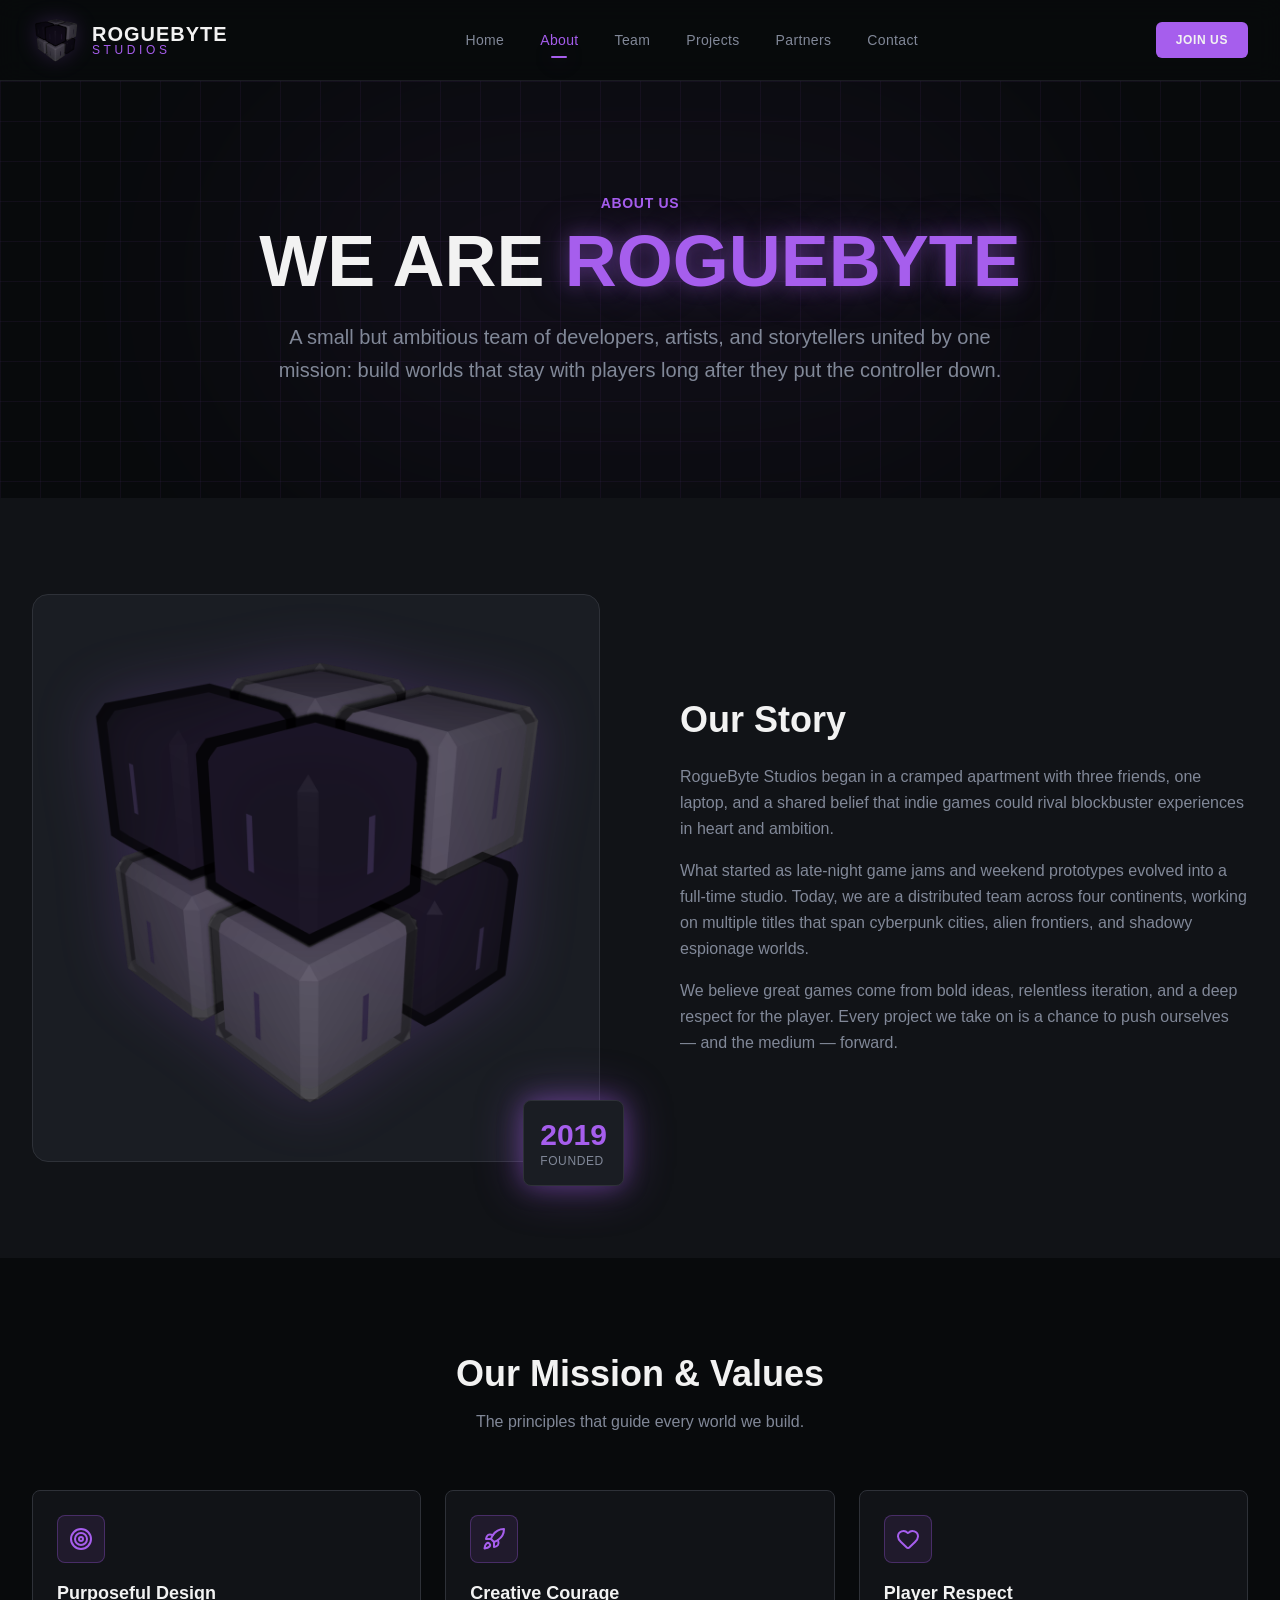
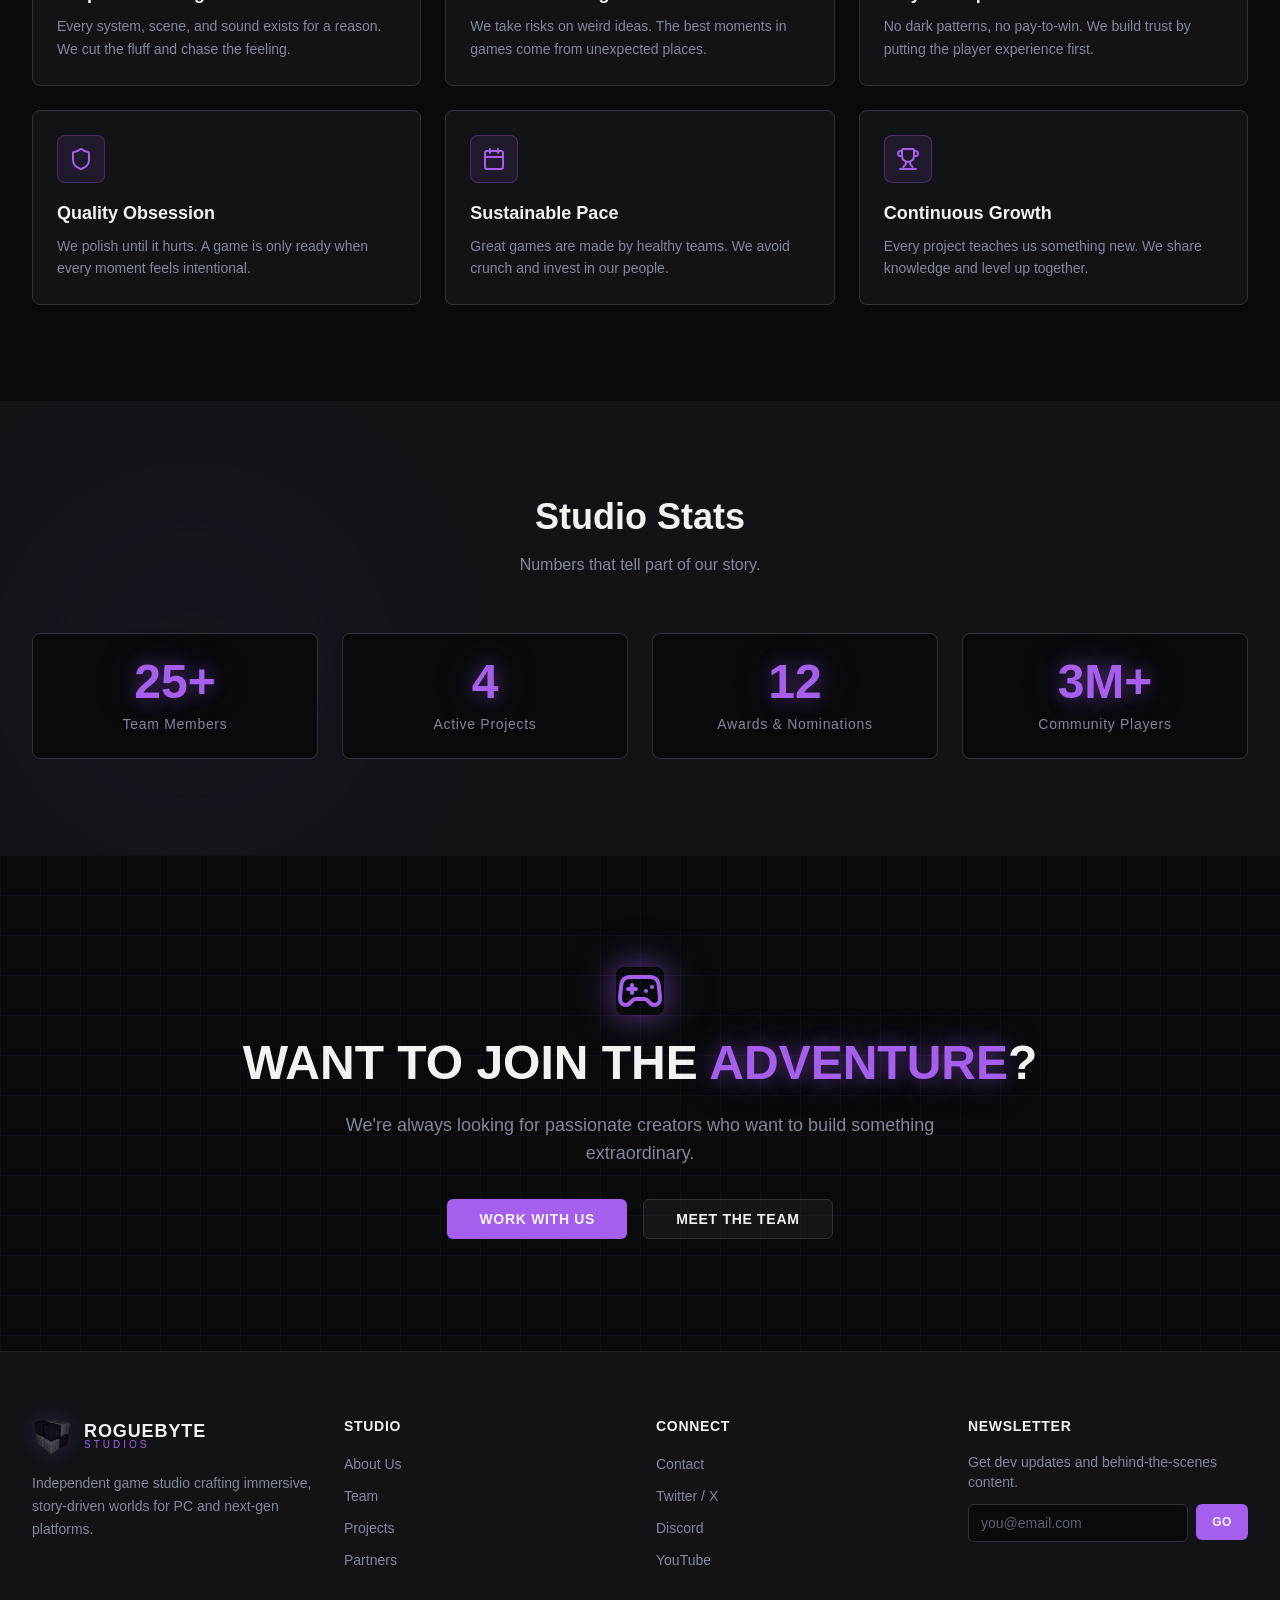
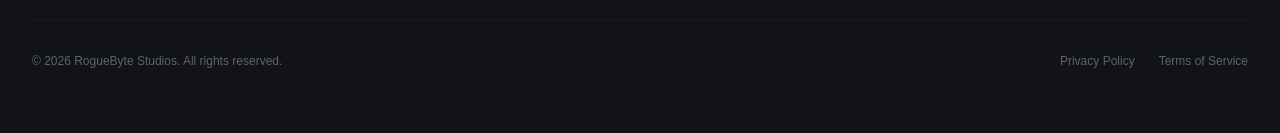
<file: about-us.html>
<!DOCTYPE html>
<!-- saved from url=(0049)https://sg5l47crcqitqgfocecivv1r.macaly.app/about -->
<html lang="en" class="dark"><head><meta http-equiv="Content-Type" content="text/html; charset=UTF-8"><meta name="viewport" content="width=device-width, initial-scale=1"><link rel="preload" as="image" href="./About Us _ RogueByte Studios_files/dsS3dXT-KxPrhpQ8MAcAg.png"><link rel="stylesheet" href="./About Us _ RogueByte Studios_files/index-CAaP8vwr.css" type="text/css" data-precedence="default"><meta property="og:image" content="https://assets.macaly-user-data.dev/ns9c4a48qxypiriq3oab6iw5/sg5l47crcqitqgfocecivv1r/R_U8hVQ95YYHZ8bpPzorj/generated-kdmcrj00.png"><link rel="modulepreload" href="https://sg5l47crcqitqgfocecivv1r.macaly.app/assets/index-DEaZqfjs.js"><link rel="icon" type="image/svg+xml" href="https://sg5l47crcqitqgfocecivv1r.macaly.app/favicon.svg"><link rel="manifest" href="https://sg5l47crcqitqgfocecivv1r.macaly.app/manifest.json"><script>
(async function () {
  setTimeout(() => {
    var badge = document.querySelector("a[data-platform-badge]");
    if (!badge) {
      return;
    }
    badge.style.display = "none";

    // Fetch badge-config
    fetch("https://www.macaly.com" + '/api/badge-config?chatId=' + encodeURIComponent("sg5l47crcqitqgfocecivv1r"))
      .then(function (res) {
        return res.json();
      })
      .then(function (data) {
        // Set badge link and show badge
        if (badge) {
          badge.href = data.link;
          var isTextBadge = typeof data.content === "string" && !!data.content.trim();
          if (isTextBadge) {
            // The default SVG draws its own pill; custom text needs one on the anchor.
            badge.style.cssText += "align-items:center;justify-content:center;border-radius:999px;background:#000;color:#fff;padding:8px 12px;font-family:Arial,sans-serif;font-size:13px;font-weight:600;line-height:16px;max-width:calc(100vw - 20px);overflow:hidden;text-decoration:none;text-overflow:ellipsis;white-space:nowrap;box-shadow:0 8px 24px rgba(0,0,0,0.18);z-index:2147483647;";
            badge.textContent = data.content;
          }
          if (data.badgeVisibility) {
            badge.style.display = isTextBadge ? "inline-flex" : "block";
          }
        }
      });
  }, 200);
})();
</script><script>
(function() {
 var s = document.createElement('script');
 s.src = 'https://www.macaly.com/js/platform-app.js';
 s.defer = true;
 s.setAttribute('data-url', 'https://m.lilstts.com/events');
 document.head.appendChild(s);
})();
</script><script src="./About Us _ RogueByte Studios_files/platform-app.js.stáhnout" defer="" data-url="https://m.lilstts.com/events"></script><link rel="modulepreload" as="script" crossorigin="" href="https://sg5l47crcqitqgfocecivv1r.macaly.app/assets/about-DPTdvjDK.js"><title>About Us | RogueByte Studios</title><meta name="description" content="Learn the story, mission, and values behind RogueByte Studios."><meta property="og:title" content="About Us | RogueByte Studios"><meta property="og:description" content="Learn the story, mission, and values behind RogueByte Studios."></head><body class="bg-rb-bg text-rb-text font-body antialiased"><!--$--><!--/$--><div class="min-h-screen flex flex-col bg-rb-bg text-rb-text"><header class="sticky top-0 z-50 border-b border-rb-border/50 bg-rb-bg/80 backdrop-blur-md"><div class="max-w-7xl mx-auto px-4 sm:px-6 lg:px-8"><div class="flex items-center justify-between h-16 lg:h-20"><a href="https://sg5l47crcqitqgfocecivv1r.macaly.app/" class="flex items-center gap-3 group"><div class="relative w-10 h-10 lg:w-12 lg:h-12"><img alt="RogueByte Studios" class="w-full h-full object-contain drop-shadow-[0_0_10px_hsl(var(--rb-green-glow))] group-hover:drop-shadow-[0_0_18px_hsl(var(--rb-green-glow))] transition-all" src="./About Us _ RogueByte Studios_files/dsS3dXT-KxPrhpQ8MAcAg.png"></div><div class="flex flex-col"><span class="font-display font-bold text-lg lg:text-xl tracking-wider text-rb-text leading-none">ROGUEBYTE</span><span class="font-display text-[10px] lg:text-xs tracking-[0.3em] text-rb-green leading-none">STUDIOS</span></div></a><nav class="hidden lg:flex items-center gap-1"><a href="https://sg5l47crcqitqgfocecivv1r.macaly.app/" class="relative px-4 py-2 text-sm font-medium tracking-wide transition-colors text-rb-text-muted hover:text-rb-text">Home</a><a class="relative px-4 py-2 text-sm font-medium tracking-wide transition-colors text-rb-green active" href="https://sg5l47crcqitqgfocecivv1r.macaly.app/about" data-status="active" aria-current="page">About<span class="absolute bottom-0 left-1/2 -translate-x-1/2 w-4 h-0.5 bg-rb-green rounded-full box-glow"></span></a><a href="https://sg5l47crcqitqgfocecivv1r.macaly.app/team" class="relative px-4 py-2 text-sm font-medium tracking-wide transition-colors text-rb-text-muted hover:text-rb-text">Team</a><a href="https://sg5l47crcqitqgfocecivv1r.macaly.app/projects" class="relative px-4 py-2 text-sm font-medium tracking-wide transition-colors text-rb-text-muted hover:text-rb-text">Projects</a><a href="https://sg5l47crcqitqgfocecivv1r.macaly.app/partners" class="relative px-4 py-2 text-sm font-medium tracking-wide transition-colors text-rb-text-muted hover:text-rb-text">Partners</a><a href="https://sg5l47crcqitqgfocecivv1r.macaly.app/contact" class="relative px-4 py-2 text-sm font-medium tracking-wide transition-colors text-rb-text-muted hover:text-rb-text">Contact</a></nav><div class="hidden lg:block"><a data-slot="button" data-variant="default" data-size="default" href="https://sg5l47crcqitqgfocecivv1r.macaly.app/contact" class="inline-flex shrink-0 items-center justify-center gap-2 rounded-md whitespace-nowrap transition-all outline-none focus-visible:border-ring focus-visible:ring-[3px] focus-visible:ring-ring/50 disabled:pointer-events-none disabled:opacity-50 aria-invalid:border-destructive aria-invalid:ring-destructive/20 dark:aria-invalid:ring-destructive/40 [&amp;_svg]:pointer-events-none [&amp;_svg]:shrink-0 [&amp;_svg:not([class*=&#39;size-&#39;])]:size-4 h-9 py-2 has-[&gt;svg]:px-3 bg-rb-green text-rb-black hover:bg-rb-green-text font-display font-semibold tracking-wider text-xs px-5">JOIN US</a></div><button type="button" class="lg:hidden p-2 text-rb-text-muted hover:text-rb-text" aria-label="Open menu"><svg xmlns="http://www.w3.org/2000/svg" width="24" height="24" viewBox="0 0 24 24" fill="none" stroke="currentColor" stroke-width="2" stroke-linecap="round" stroke-linejoin="round" class="lucide lucide-menu" aria-hidden="true"><path d="M4 5h16"></path><path d="M4 12h16"></path><path d="M4 19h16"></path></svg></button></div></div></header><main class="flex-1"><section class="relative overflow-hidden bg-rb-bg bg-grid py-20 lg:py-28"><div class="absolute top-0 left-1/2 -translate-x-1/2 w-[800px] h-[400px] bg-rb-green-glow rounded-full blur-[120px] opacity-15 pointer-events-none"></div><div class="relative max-w-7xl mx-auto px-4 sm:px-6 lg:px-8 text-center"><p class="text-rb-green font-display font-semibold tracking-wider text-sm mb-3">ABOUT US</p><h1 class="font-display font-black text-4xl sm:text-5xl lg:text-7xl text-rb-text mb-6">WE ARE <span class="text-rb-green text-glow">ROGUEBYTE</span></h1><p class="text-lg sm:text-xl text-rb-text-muted max-w-3xl mx-auto leading-relaxed">A small but ambitious team of developers, artists, and storytellers united by one mission: build worlds that stay with players long after they put the controller down.</p></div></section><section class="py-16 lg:py-24 bg-rb-surface"><div class="max-w-7xl mx-auto px-4 sm:px-6 lg:px-8"><div class="grid lg:grid-cols-2 gap-12 lg:gap-20 items-center"><div class="relative"><div class="aspect-square rounded-2xl border border-rb-border bg-rb-panel overflow-hidden"><img alt="RogueByte Studios" class="w-full h-full object-contain p-8 drop-shadow-[0_0_30px_hsl(var(--rb-green-glow))]" src="./About Us _ RogueByte Studios_files/dsS3dXT-KxPrhpQ8MAcAg.png"></div><div class="absolute -bottom-6 -right-6 bg-rb-panel border border-rb-border rounded-lg p-4 box-glow"><p class="font-display font-bold text-3xl text-rb-green">2019</p><p class="text-xs text-rb-text-muted tracking-wider">FOUNDED</p></div></div><div><h2 class="font-display font-bold text-3xl sm:text-4xl text-rb-text mb-6">Our Story</h2><div class="space-y-4 text-rb-text-muted leading-relaxed"><p>RogueByte Studios began in a cramped apartment with three friends, one laptop, and a shared belief that indie games could rival blockbuster experiences in heart and ambition.</p><p>What started as late-night game jams and weekend prototypes evolved into a full-time studio. Today, we are a distributed team across four continents, working on multiple titles that span cyberpunk cities, alien frontiers, and shadowy espionage worlds.</p><p>We believe great games come from bold ideas, relentless iteration, and a deep respect for the player. Every project we take on is a chance to push ourselves — and the medium — forward.</p></div></div></div></div></section><section class="py-16 lg:py-24 bg-rb-bg"><div class="max-w-7xl mx-auto px-4 sm:px-6 lg:px-8"><div class="text-center max-w-3xl mx-auto mb-14"><h2 class="font-display font-bold text-3xl sm:text-4xl text-rb-text mb-4">Our Mission &amp; Values</h2><p class="text-rb-text-muted">The principles that guide every world we build.</p></div><div class="grid sm:grid-cols-2 lg:grid-cols-3 gap-6"><div class="group p-6 bg-rb-surface border border-rb-border rounded-lg hover:border-rb-green/40 transition-all duration-300 hover:-translate-y-1"><div class="w-12 h-12 rounded-lg bg-rb-green/10 border border-rb-green/30 flex items-center justify-center text-rb-green mb-4 group-hover:box-glow transition-all"><svg xmlns="http://www.w3.org/2000/svg" width="24" height="24" viewBox="0 0 24 24" fill="none" stroke="currentColor" stroke-width="2" stroke-linecap="round" stroke-linejoin="round" class="lucide lucide-target" aria-hidden="true"><circle cx="12" cy="12" r="10"></circle><circle cx="12" cy="12" r="6"></circle><circle cx="12" cy="12" r="2"></circle></svg></div><h3 class="font-display font-bold text-lg text-rb-text mb-2">Purposeful Design</h3><p class="text-sm text-rb-text-muted leading-relaxed">Every system, scene, and sound exists for a reason. We cut the fluff and chase the feeling.</p></div><div class="group p-6 bg-rb-surface border border-rb-border rounded-lg hover:border-rb-green/40 transition-all duration-300 hover:-translate-y-1"><div class="w-12 h-12 rounded-lg bg-rb-green/10 border border-rb-green/30 flex items-center justify-center text-rb-green mb-4 group-hover:box-glow transition-all"><svg xmlns="http://www.w3.org/2000/svg" width="24" height="24" viewBox="0 0 24 24" fill="none" stroke="currentColor" stroke-width="2" stroke-linecap="round" stroke-linejoin="round" class="lucide lucide-rocket" aria-hidden="true"><path d="M12 15v5s3.03-.55 4-2c1.08-1.62 0-5 0-5"></path><path d="M4.5 16.5c-1.5 1.26-2 5-2 5s3.74-.5 5-2c.71-.84.7-2.13-.09-2.91a2.18 2.18 0 0 0-2.91-.09"></path><path d="M9 12a22 22 0 0 1 2-3.95A12.88 12.88 0 0 1 22 2c0 2.72-.78 7.5-6 11a22.4 22.4 0 0 1-4 2z"></path><path d="M9 12H4s.55-3.03 2-4c1.62-1.08 5 .05 5 .05"></path></svg></div><h3 class="font-display font-bold text-lg text-rb-text mb-2">Creative Courage</h3><p class="text-sm text-rb-text-muted leading-relaxed">We take risks on weird ideas. The best moments in games come from unexpected places.</p></div><div class="group p-6 bg-rb-surface border border-rb-border rounded-lg hover:border-rb-green/40 transition-all duration-300 hover:-translate-y-1"><div class="w-12 h-12 rounded-lg bg-rb-green/10 border border-rb-green/30 flex items-center justify-center text-rb-green mb-4 group-hover:box-glow transition-all"><svg xmlns="http://www.w3.org/2000/svg" width="24" height="24" viewBox="0 0 24 24" fill="none" stroke="currentColor" stroke-width="2" stroke-linecap="round" stroke-linejoin="round" class="lucide lucide-heart" aria-hidden="true"><path d="M2 9.5a5.5 5.5 0 0 1 9.591-3.676.56.56 0 0 0 .818 0A5.49 5.49 0 0 1 22 9.5c0 2.29-1.5 4-3 5.5l-5.492 5.313a2 2 0 0 1-3 .019L5 15c-1.5-1.5-3-3.2-3-5.5"></path></svg></div><h3 class="font-display font-bold text-lg text-rb-text mb-2">Player Respect</h3><p class="text-sm text-rb-text-muted leading-relaxed">No dark patterns, no pay-to-win. We build trust by putting the player experience first.</p></div><div class="group p-6 bg-rb-surface border border-rb-border rounded-lg hover:border-rb-green/40 transition-all duration-300 hover:-translate-y-1"><div class="w-12 h-12 rounded-lg bg-rb-green/10 border border-rb-green/30 flex items-center justify-center text-rb-green mb-4 group-hover:box-glow transition-all"><svg xmlns="http://www.w3.org/2000/svg" width="24" height="24" viewBox="0 0 24 24" fill="none" stroke="currentColor" stroke-width="2" stroke-linecap="round" stroke-linejoin="round" class="lucide lucide-shield" aria-hidden="true"><path d="M20 13c0 5-3.5 7.5-7.66 8.95a1 1 0 0 1-.67-.01C7.5 20.5 4 18 4 13V6a1 1 0 0 1 1-1c2 0 4.5-1.2 6.24-2.72a1.17 1.17 0 0 1 1.52 0C14.51 3.81 17 5 19 5a1 1 0 0 1 1 1z"></path></svg></div><h3 class="font-display font-bold text-lg text-rb-text mb-2">Quality Obsession</h3><p class="text-sm text-rb-text-muted leading-relaxed">We polish until it hurts. A game is only ready when every moment feels intentional.</p></div><div class="group p-6 bg-rb-surface border border-rb-border rounded-lg hover:border-rb-green/40 transition-all duration-300 hover:-translate-y-1"><div class="w-12 h-12 rounded-lg bg-rb-green/10 border border-rb-green/30 flex items-center justify-center text-rb-green mb-4 group-hover:box-glow transition-all"><svg xmlns="http://www.w3.org/2000/svg" width="24" height="24" viewBox="0 0 24 24" fill="none" stroke="currentColor" stroke-width="2" stroke-linecap="round" stroke-linejoin="round" class="lucide lucide-calendar" aria-hidden="true"><path d="M8 2v4"></path><path d="M16 2v4"></path><rect width="18" height="18" x="3" y="4" rx="2"></rect><path d="M3 10h18"></path></svg></div><h3 class="font-display font-bold text-lg text-rb-text mb-2">Sustainable Pace</h3><p class="text-sm text-rb-text-muted leading-relaxed">Great games are made by healthy teams. We avoid crunch and invest in our people.</p></div><div class="group p-6 bg-rb-surface border border-rb-border rounded-lg hover:border-rb-green/40 transition-all duration-300 hover:-translate-y-1"><div class="w-12 h-12 rounded-lg bg-rb-green/10 border border-rb-green/30 flex items-center justify-center text-rb-green mb-4 group-hover:box-glow transition-all"><svg xmlns="http://www.w3.org/2000/svg" width="24" height="24" viewBox="0 0 24 24" fill="none" stroke="currentColor" stroke-width="2" stroke-linecap="round" stroke-linejoin="round" class="lucide lucide-trophy" aria-hidden="true"><path d="M10 14.66v1.626a2 2 0 0 1-.976 1.696A5 5 0 0 0 7 21.978"></path><path d="M14 14.66v1.626a2 2 0 0 0 .976 1.696A5 5 0 0 1 17 21.978"></path><path d="M18 9h1.5a1 1 0 0 0 0-5H18"></path><path d="M4 22h16"></path><path d="M6 9a6 6 0 0 0 12 0V3a1 1 0 0 0-1-1H7a1 1 0 0 0-1 1z"></path><path d="M6 9H4.5a1 1 0 0 1 0-5H6"></path></svg></div><h3 class="font-display font-bold text-lg text-rb-text mb-2">Continuous Growth</h3><p class="text-sm text-rb-text-muted leading-relaxed">Every project teaches us something new. We share knowledge and level up together.</p></div></div></div></section><section class="py-16 lg:py-24 bg-rb-surface relative overflow-hidden"><div class="absolute bottom-0 left-0 w-96 h-96 bg-rb-green-glow rounded-full blur-[120px] opacity-10 pointer-events-none"></div><div class="max-w-7xl mx-auto px-4 sm:px-6 lg:px-8 relative"><div class="text-center max-w-3xl mx-auto mb-14"><h2 class="font-display font-bold text-3xl sm:text-4xl text-rb-text mb-4">Studio Stats</h2><p class="text-rb-text-muted">Numbers that tell part of our story.</p></div><div class="grid grid-cols-2 lg:grid-cols-4 gap-6"><div class="p-6 bg-rb-bg border border-rb-border rounded-lg text-center hover:border-rb-green/40 transition-colors"><p class="font-display font-black text-4xl lg:text-5xl text-rb-green text-glow mb-2">25+</p><p class="text-sm text-rb-text-muted tracking-wider">Team Members</p></div><div class="p-6 bg-rb-bg border border-rb-border rounded-lg text-center hover:border-rb-green/40 transition-colors"><p class="font-display font-black text-4xl lg:text-5xl text-rb-green text-glow mb-2">4</p><p class="text-sm text-rb-text-muted tracking-wider">Active Projects</p></div><div class="p-6 bg-rb-bg border border-rb-border rounded-lg text-center hover:border-rb-green/40 transition-colors"><p class="font-display font-black text-4xl lg:text-5xl text-rb-green text-glow mb-2">12</p><p class="text-sm text-rb-text-muted tracking-wider">Awards &amp; Nominations</p></div><div class="p-6 bg-rb-bg border border-rb-border rounded-lg text-center hover:border-rb-green/40 transition-colors"><p class="font-display font-black text-4xl lg:text-5xl text-rb-green text-glow mb-2">3M+</p><p class="text-sm text-rb-text-muted tracking-wider">Community Players</p></div></div></div></section><section class="py-20 lg:py-28 bg-rb-bg bg-grid"><div class="max-w-4xl mx-auto px-4 sm:px-6 lg:px-8 text-center"><svg xmlns="http://www.w3.org/2000/svg" width="24" height="24" viewBox="0 0 24 24" fill="none" stroke="currentColor" stroke-width="2" stroke-linecap="round" stroke-linejoin="round" class="lucide lucide-gamepad2 lucide-gamepad-2 w-12 h-12 text-rb-green mx-auto mb-6 box-glow rounded-lg" aria-hidden="true"><line x1="6" x2="10" y1="11" y2="11"></line><line x1="8" x2="8" y1="9" y2="13"></line><line x1="15" x2="15.01" y1="12" y2="12"></line><line x1="18" x2="18.01" y1="10" y2="10"></line><path d="M17.32 5H6.68a4 4 0 0 0-3.978 3.59c-.006.052-.01.101-.017.152C2.604 9.416 2 14.456 2 16a3 3 0 0 0 3 3c1 0 1.5-.5 2-1l1.414-1.414A2 2 0 0 1 9.828 16h4.344a2 2 0 0 1 1.414.586L17 18c.5.5 1 1 2 1a3 3 0 0 0 3-3c0-1.545-.604-6.584-.685-7.258-.007-.05-.011-.1-.017-.151A4 4 0 0 0 17.32 5z"></path></svg><h2 class="font-display font-black text-3xl sm:text-4xl lg:text-5xl text-rb-text mb-6">WANT TO JOIN THE <span class="text-rb-green text-glow">ADVENTURE</span>?</h2><p class="text-lg text-rb-text-muted mb-8 max-w-2xl mx-auto">We're always looking for passionate creators who want to build something extraordinary.</p><div class="flex flex-col sm:flex-row gap-4 justify-center"><a data-slot="button" data-variant="default" data-size="lg" href="https://sg5l47crcqitqgfocecivv1r.macaly.app/contact" class="inline-flex shrink-0 items-center justify-center gap-2 whitespace-nowrap transition-all outline-none focus-visible:border-ring focus-visible:ring-[3px] focus-visible:ring-ring/50 disabled:pointer-events-none disabled:opacity-50 aria-invalid:border-destructive aria-invalid:ring-destructive/20 dark:aria-invalid:ring-destructive/40 [&amp;_svg]:pointer-events-none [&amp;_svg]:shrink-0 [&amp;_svg:not([class*=&#39;size-&#39;])]:size-4 h-10 rounded-md has-[&gt;svg]:px-4 bg-rb-green text-rb-black hover:bg-rb-green-text font-display font-bold tracking-wider text-sm px-8">WORK WITH US</a><a data-slot="button" data-variant="outline" data-size="lg" href="https://sg5l47crcqitqgfocecivv1r.macaly.app/team" class="inline-flex shrink-0 items-center justify-center gap-2 whitespace-nowrap transition-all outline-none focus-visible:border-ring focus-visible:ring-[3px] focus-visible:ring-ring/50 disabled:pointer-events-none disabled:opacity-50 aria-invalid:border-destructive aria-invalid:ring-destructive/20 dark:aria-invalid:ring-destructive/40 [&amp;_svg]:pointer-events-none [&amp;_svg]:shrink-0 [&amp;_svg:not([class*=&#39;size-&#39;])]:size-4 border bg-background shadow-xs hover:bg-accent dark:border-input dark:bg-input/30 dark:hover:bg-input/50 h-10 rounded-md has-[&gt;svg]:px-4 border-rb-border text-rb-text hover:text-rb-green hover:border-rb-green font-display font-bold tracking-wider text-sm px-8">MEET THE TEAM</a></div></div></section></main><footer class="border-t border-rb-border/50 bg-rb-surface"><div class="max-w-7xl mx-auto px-4 sm:px-6 lg:px-8 py-12 lg:py-16"><div class="grid grid-cols-1 md:grid-cols-2 lg:grid-cols-4 gap-10 lg:gap-8"><div class="lg:col-span-1"><a href="https://sg5l47crcqitqgfocecivv1r.macaly.app/" class="flex items-center gap-3 group"><div class="relative w-10 h-10"><img alt="RogueByte Studios" class="w-full h-full object-contain drop-shadow-[0_0_10px_hsl(var(--rb-green-glow))]" src="./About Us _ RogueByte Studios_files/dsS3dXT-KxPrhpQ8MAcAg.png"></div><div class="flex flex-col"><span class="font-display font-bold text-lg tracking-wider text-rb-text leading-none">ROGUEBYTE</span><span class="font-display text-[10px] tracking-[0.3em] text-rb-green leading-none">STUDIOS</span></div></a><p class="mt-4 text-sm text-rb-text-muted leading-relaxed">Independent game studio crafting immersive, story-driven worlds for PC and next-gen platforms.</p></div><div><h3 class="font-display font-semibold text-sm tracking-wider text-rb-text mb-4">STUDIO</h3><ul class="space-y-2"><li><a class="text-sm text-rb-text-muted hover:text-rb-green transition-colors active" href="https://sg5l47crcqitqgfocecivv1r.macaly.app/about" data-status="active" aria-current="page">About Us</a></li><li><a href="https://sg5l47crcqitqgfocecivv1r.macaly.app/team" class="text-sm text-rb-text-muted hover:text-rb-green transition-colors">Team</a></li><li><a href="https://sg5l47crcqitqgfocecivv1r.macaly.app/projects" class="text-sm text-rb-text-muted hover:text-rb-green transition-colors">Projects</a></li><li><a href="https://sg5l47crcqitqgfocecivv1r.macaly.app/partners" class="text-sm text-rb-text-muted hover:text-rb-green transition-colors">Partners</a></li></ul></div><div><h3 class="font-display font-semibold text-sm tracking-wider text-rb-text mb-4">CONNECT</h3><ul class="space-y-2"><li><a href="https://sg5l47crcqitqgfocecivv1r.macaly.app/contact" class="text-sm text-rb-text-muted hover:text-rb-green transition-colors">Contact</a></li><li><a href="https://twitter.com/" target="_blank" rel="noopener noreferrer" class="text-sm text-rb-text-muted hover:text-rb-green transition-colors">Twitter / X</a></li><li><a href="https://discord.com/" target="_blank" rel="noopener noreferrer" class="text-sm text-rb-text-muted hover:text-rb-green transition-colors">Discord</a></li><li><a href="https://youtube.com/" target="_blank" rel="noopener noreferrer" class="text-sm text-rb-text-muted hover:text-rb-green transition-colors">YouTube</a></li></ul></div><div><h3 class="font-display font-semibold text-sm tracking-wider text-rb-text mb-4">NEWSLETTER</h3><p class="text-sm text-rb-text-muted mb-3">Get dev updates and behind-the-scenes content.</p><form class="flex gap-2"><input placeholder="you@email.com" class="flex-1 bg-rb-bg border border-rb-border rounded-md px-3 py-2 text-sm text-rb-text placeholder:text-rb-text-dim focus:outline-none focus:border-rb-green focus:ring-1 focus:ring-rb-green" type="email"><button data-slot="button" data-variant="default" data-size="default" class="inline-flex shrink-0 items-center justify-center gap-2 rounded-md whitespace-nowrap transition-all outline-none focus-visible:border-ring focus-visible:ring-[3px] focus-visible:ring-ring/50 disabled:pointer-events-none disabled:opacity-50 aria-invalid:border-destructive aria-invalid:ring-destructive/20 dark:aria-invalid:ring-destructive/40 [&amp;_svg]:pointer-events-none [&amp;_svg]:shrink-0 [&amp;_svg:not([class*=&#39;size-&#39;])]:size-4 h-9 py-2 has-[&gt;svg]:px-3 bg-rb-green text-rb-black hover:bg-rb-green-text font-display font-semibold text-xs tracking-wider px-4" type="submit">GO</button></form></div></div><div class="mt-12 pt-8 border-t border-rb-border/30 flex flex-col md:flex-row items-center justify-between gap-4"><p class="text-xs text-rb-text-dim">© 2026 RogueByte Studios. All rights reserved.</p><div class="flex items-center gap-6"><a href="https://sg5l47crcqitqgfocecivv1r.macaly.app/contact" class="text-xs text-rb-text-dim hover:text-rb-green transition-colors">Privacy Policy</a><a href="https://sg5l47crcqitqgfocecivv1r.macaly.app/contact" class="text-xs text-rb-text-dim hover:text-rb-green transition-colors">Terms of Service</a></div></div></div></footer></div><a data-platform-badge="true" style="position: fixed; bottom: 10px; right: 10px; cursor: pointer; display: block;" href="https://www.macaly.com/?utm_source=app&amp;utm_medium=badge&amp;utm_campaign=made_in_macaly&amp;utm_content=sg5l47crcqitqgfocecivv1r" target="_blank" rel="noopener noreferrer"><svg width="144" height="32" fill="none" xmlns="http://www.w3.org/2000/svg"><rect width="144" height="32" rx="8" fill="#000" style="fill:#000;fill-opacity:1"></rect><path d="M88.712 20.5h-1.565v-9.728h1.903l3.327 6.415 3.313-6.415h1.861V20.5h-1.565v-6.979l-3.03 5.851h-1.213l-3.031-5.85V20.5Zm12.568.141c-1.48 0-2.424-.888-2.424-2.115 0-1.31.846-2.143 2.608-2.143h1.818v-.267c0-.917-.535-1.382-1.409-1.382-.734 0-1.283.395-1.41 1.057h-1.565c.17-1.438 1.353-2.425 3.017-2.425 1.79 0 2.932 1.058 2.932 2.792V20.5h-1.508v-.775c-.437.578-1.199.916-2.059.916Zm.311-1.283c1.043 0 1.691-.648 1.691-1.79v-.043h-1.677c-.846 0-1.199.31-1.199.889 0 .606.437.944 1.185.944Zm7.863 1.283c-2.058 0-3.651-1.593-3.651-3.637 0-2.045 1.593-3.638 3.651-3.638 1.804 0 3.242 1.241 3.539 2.947h-1.608c-.267-.874-.972-1.48-1.931-1.48-1.184 0-2.087.944-2.087 2.17 0 1.213.903 2.172 2.087 2.172.959 0 1.664-.62 1.931-1.48h1.608c-.282 1.691-1.735 2.946-3.539 2.946Zm6.778 0c-1.48 0-2.425-.888-2.425-2.115 0-1.31.846-2.143 2.608-2.143h1.819v-.267c0-.917-.536-1.382-1.41-1.382-.733 0-1.283.395-1.41 1.057h-1.565c.17-1.438 1.354-2.425 3.017-2.425 1.791 0 2.933 1.058 2.933 2.792V20.5h-1.509v-.775c-.437.578-1.198.916-2.058.916Zm.31-1.283c1.043 0 1.692-.648 1.692-1.79v-.043h-1.678c-.846 0-1.198.31-1.198.889 0 .606.437.944 1.184.944Zm6.243 1.142h-1.565v-9.728h1.565V20.5Zm4.099 2.763h-1.649l1.113-2.749-2.833-7.007h1.691l2.002 5.203 1.974-5.203h1.664l-3.962 9.756ZM13.383 20.5h-1.565v-9.728h1.903l3.327 6.415 3.313-6.415h1.86V20.5h-1.564v-6.979l-3.031 5.851h-1.212l-3.032-5.85V20.5Zm12.568.141c-1.48 0-2.425-.888-2.425-2.115 0-1.31.846-2.143 2.609-2.143h1.818v-.267c0-.917-.535-1.382-1.41-1.382-.733 0-1.282.395-1.41 1.057H23.57c.169-1.438 1.353-2.425 3.017-2.425 1.79 0 2.932 1.058 2.932 2.792V20.5H28.01v-.775c-.437.578-1.199.916-2.059.916Zm.31-1.283c1.044 0 1.692-.648 1.692-1.79v-.043h-1.677c-.846 0-1.199.31-1.199.889 0 .606.437.944 1.184.944Zm7.737 1.283c-2.002 0-3.524-1.593-3.524-3.637 0-2.045 1.522-3.638 3.524-3.638.945 0 1.748.367 2.27 1.001v-3.595h1.565V20.5h-1.495v-.93c-.507.676-1.353 1.071-2.34 1.071Zm.17-1.48c1.226 0 2.114-.903 2.114-2.157 0-1.255-.888-2.171-2.115-2.171-1.226 0-2.129.916-2.129 2.17 0 1.255.903 2.158 2.13 2.158Zm8.313 1.48c-2.058 0-3.623-1.607-3.623-3.637 0-2.045 1.565-3.638 3.553-3.638 2.044 0 3.496 1.523 3.496 3.595 0 .17 0 .353-.028.522h-5.47c.183 1.142.972 1.79 2.072 1.79.874 0 1.537-.437 1.847-1.1h1.607c-.536 1.523-1.903 2.468-3.454 2.468Zm-.084-5.921c-.973 0-1.72.606-1.946 1.621h3.863c-.127-.944-.86-1.621-1.917-1.621Zm8.551-2.312c-.521 0-.902-.38-.902-.888 0-.522.38-.903.902-.903s.902.381.902.903c0 .507-.38.888-.902.888Zm.776 8.092h-1.565v-6.993h1.565V20.5Zm3.07 0h-1.565v-6.993h1.494v.72c.452-.536 1.17-.86 2.059-.86 1.72 0 2.946 1.226 2.946 3.157V20.5h-1.565v-3.835c0-1.142-.62-1.818-1.635-1.818-1.043 0-1.734.705-1.734 1.818V20.5ZM131.313 20.59h-.145v-.73h-.265v-.138h.675v.139h-.265v.73Zm.492 0h-.14v-.868h.17l.297.573.296-.573h.166v.869h-.14v-.623l-.271.522h-.108l-.27-.522v.623ZM70.724 10.036c.31-.177.69-.177 1 0l3.024 1.728-4.39 2.51c-1.176.67-1.176 2.365 0 3.037l4.39 2.509-3.024 1.728c-.31.177-.69.177-1 0l-2.517-1.438a1.008 1.008 0 0 1-.508-.874v-6.888c0-.361.194-.695.508-.874l2.517-1.438Zm7.05 0c.309-.177.689-.177.998 0l2.518 1.438c.314.18.507.513.507.874v6.888c0 .361-.194.695-.507.874l-2.518 1.438c-.309.177-.69.177-.999 0l-3.025-1.728 4.39-2.509c1.176-.672 1.176-2.366 0-3.038l-4.39-2.509 3.025-1.728Zm-6.55 4.749a1.008 1.008 0 1 1-.002 2.015 1.008 1.008 0 0 1 .002-2.015Zm7.048 0a1.008 1.008 0 1 1 0 2.015 1.008 1.008 0 0 1 0-2.015Z" fill="#fff" style="fill:#fff;fill-opacity:1"></path></svg></a></body></html>
</file>
<file: About Us _ RogueByte Studios_files/index-CAaP8vwr.css>
@layer properties{@supports (((-webkit-hyphens:none)) and (not (margin-trim:inline))) or ((-moz-orient:inline) and (not (color:rgb(from red r g b)))){*,:before,:after,::backdrop{--tw-translate-x:0;--tw-translate-y:0;--tw-translate-z:0;--tw-rotate-x:initial;--tw-rotate-y:initial;--tw-rotate-z:initial;--tw-skew-x:initial;--tw-skew-y:initial;--tw-space-y-reverse:0;--tw-space-x-reverse:0;--tw-border-style:solid;--tw-gradient-position:initial;--tw-gradient-from:#0000;--tw-gradient-via:#0000;--tw-gradient-to:#0000;--tw-gradient-stops:initial;--tw-gradient-via-stops:initial;--tw-gradient-from-position:0%;--tw-gradient-via-position:50%;--tw-gradient-to-position:100%;--tw-leading:initial;--tw-font-weight:initial;--tw-tracking:initial;--tw-ordinal:initial;--tw-slashed-zero:initial;--tw-numeric-figure:initial;--tw-numeric-spacing:initial;--tw-numeric-fraction:initial;--tw-shadow:0 0 #0000;--tw-shadow-color:initial;--tw-shadow-alpha:100%;--tw-inset-shadow:0 0 #0000;--tw-inset-shadow-color:initial;--tw-inset-shadow-alpha:100%;--tw-ring-color:initial;--tw-ring-shadow:0 0 #0000;--tw-inset-ring-color:initial;--tw-inset-ring-shadow:0 0 #0000;--tw-ring-inset:initial;--tw-ring-offset-width:0px;--tw-ring-offset-color:#fff;--tw-ring-offset-shadow:0 0 #0000;--tw-outline-style:solid;--tw-blur:initial;--tw-brightness:initial;--tw-contrast:initial;--tw-grayscale:initial;--tw-hue-rotate:initial;--tw-invert:initial;--tw-opacity:initial;--tw-saturate:initial;--tw-sepia:initial;--tw-drop-shadow:initial;--tw-drop-shadow-color:initial;--tw-drop-shadow-alpha:100%;--tw-drop-shadow-size:initial;--tw-backdrop-blur:initial;--tw-backdrop-brightness:initial;--tw-backdrop-contrast:initial;--tw-backdrop-grayscale:initial;--tw-backdrop-hue-rotate:initial;--tw-backdrop-invert:initial;--tw-backdrop-opacity:initial;--tw-backdrop-saturate:initial;--tw-backdrop-sepia:initial;--tw-duration:initial;--tw-ease:initial;--tw-content:"";--tw-animation-delay:0s;--tw-animation-direction:normal;--tw-animation-duration:initial;--tw-animation-fill-mode:none;--tw-animation-iteration-count:1;--tw-enter-blur:0;--tw-enter-opacity:1;--tw-enter-rotate:0;--tw-enter-scale:1;--tw-enter-translate-x:0;--tw-enter-translate-y:0;--tw-exit-blur:0;--tw-exit-opacity:1;--tw-exit-rotate:0;--tw-exit-scale:1;--tw-exit-translate-x:0;--tw-exit-translate-y:0}}}@layer theme{:root,:host{--font-sans:ui-sans-serif, system-ui, sans-serif, "Apple Color Emoji", "Segoe UI Emoji", "Segoe UI Symbol", "Noto Color Emoji";--font-mono:ui-monospace, SFMono-Regular, Menlo, Monaco, Consolas, "Liberation Mono", "Courier New", monospace;--color-black:#000;--color-white:#fff;--spacing:.25rem;--container-xs:20rem;--container-sm:24rem;--container-md:28rem;--container-lg:32rem;--container-xl:36rem;--container-2xl:42rem;--container-3xl:48rem;--container-4xl:56rem;--container-7xl:80rem;--text-xs:.75rem;--text-xs--line-height:calc(1 / .75);--text-sm:.875rem;--text-sm--line-height:calc(1.25 / .875);--text-base:1rem;--text-base--line-height: 1.5 ;--text-lg:1.125rem;--text-lg--line-height:calc(1.75 / 1.125);--text-xl:1.25rem;--text-xl--line-height:calc(1.75 / 1.25);--text-2xl:1.5rem;--text-2xl--line-height:calc(2 / 1.5);--text-3xl:1.875rem;--text-3xl--line-height: 1.2 ;--text-4xl:2.25rem;--text-4xl--line-height:calc(2.5 / 2.25);--text-5xl:3rem;--text-5xl--line-height:1;--text-6xl:3.75rem;--text-6xl--line-height:1;--text-7xl:4.5rem;--text-7xl--line-height:1;--text-8xl:6rem;--text-8xl--line-height:1;--font-weight-normal:400;--font-weight-medium:500;--font-weight-semibold:600;--font-weight-bold:700;--font-weight-black:900;--tracking-tight:-.025em;--tracking-wide:.025em;--tracking-wider:.05em;--tracking-widest:.1em;--leading-snug:1.375;--leading-normal:1.5;--leading-relaxed:1.625;--radius-xs:.125rem;--radius-2xl:1rem;--ease-in-out:cubic-bezier(.4, 0, .2, 1);--animate-spin:spin 1s linear infinite;--animate-pulse:pulse 2s cubic-bezier(.4, 0, .6, 1) infinite;--blur-md:12px;--aspect-video:16 / 9;--default-transition-duration:.15s;--default-transition-timing-function:cubic-bezier(.4, 0, .2, 1);--default-font-family:var(--font-sans);--default-mono-font-family:var(--font-mono);--color-border:hsl(var(--border))}}@layer base{*,:after,:before,::backdrop{box-sizing:border-box;border:0 solid;margin:0;padding:0}::file-selector-button{box-sizing:border-box;border:0 solid;margin:0;padding:0}html,:host{-webkit-text-size-adjust:100%;tab-size:4;line-height:1.5;font-family:var(--default-font-family,ui-sans-serif, system-ui, sans-serif, "Apple Color Emoji", "Segoe UI Emoji", "Segoe UI Symbol", "Noto Color Emoji");font-feature-settings:var(--default-font-feature-settings,normal);font-variation-settings:var(--default-font-variation-settings,normal);-webkit-tap-highlight-color:transparent}hr{height:0;color:inherit;border-top-width:1px}abbr:where([title]){-webkit-text-decoration:underline dotted;text-decoration:underline dotted}h1,h2,h3,h4,h5,h6{font-size:inherit;font-weight:inherit}a{color:inherit;-webkit-text-decoration:inherit;text-decoration:inherit}b,strong{font-weight:bolder}code,kbd,samp,pre{font-family:var(--default-mono-font-family,ui-monospace, SFMono-Regular, Menlo, Monaco, Consolas, "Liberation Mono", "Courier New", monospace);font-feature-settings:var(--default-mono-font-feature-settings,normal);font-variation-settings:var(--default-mono-font-variation-settings,normal);font-size:1em}small{font-size:80%}sub,sup{vertical-align:baseline;font-size:75%;line-height:0;position:relative}sub{bottom:-.25em}sup{top:-.5em}table{text-indent:0;border-color:inherit;border-collapse:collapse}:-moz-focusring{outline:auto}progress{vertical-align:baseline}summary{display:list-item}ol,ul,menu{list-style:none}img,svg,video,canvas,audio,iframe,embed,object{vertical-align:middle;display:block}img,video{max-width:100%;height:auto}button,input,select,optgroup,textarea{font:inherit;font-feature-settings:inherit;font-variation-settings:inherit;letter-spacing:inherit;color:inherit;opacity:1;background-color:#0000;border-radius:0}::file-selector-button{font:inherit;font-feature-settings:inherit;font-variation-settings:inherit;letter-spacing:inherit;color:inherit;opacity:1;background-color:#0000;border-radius:0}:where(select:is([multiple],[size])) optgroup{font-weight:bolder}:where(select:is([multiple],[size])) optgroup option{padding-inline-start:20px}::file-selector-button{margin-inline-end:4px}::placeholder{opacity:1}@supports (not ((-webkit-appearance:-apple-pay-button))) or (contain-intrinsic-size:1px){::placeholder{color:currentColor}@supports (color:color-mix(in lab,red,red)){::placeholder{color:color-mix(in oklab,currentcolor 50%,transparent)}}}textarea{resize:vertical}::-webkit-search-decoration{-webkit-appearance:none}::-webkit-date-and-time-value{min-height:1lh;text-align:inherit}::-webkit-datetime-edit{display:inline-flex}::-webkit-datetime-edit-fields-wrapper{padding:0}::-webkit-datetime-edit{padding-block:0}::-webkit-datetime-edit-year-field{padding-block:0}::-webkit-datetime-edit-month-field{padding-block:0}::-webkit-datetime-edit-day-field{padding-block:0}::-webkit-datetime-edit-hour-field{padding-block:0}::-webkit-datetime-edit-minute-field{padding-block:0}::-webkit-datetime-edit-second-field{padding-block:0}::-webkit-datetime-edit-millisecond-field{padding-block:0}::-webkit-datetime-edit-meridiem-field{padding-block:0}::-webkit-calendar-picker-indicator{line-height:1}:-moz-ui-invalid{box-shadow:none}button,input:where([type=button],[type=reset],[type=submit]){appearance:button}::file-selector-button{appearance:button}::-webkit-inner-spin-button{height:auto}::-webkit-outer-spin-button{height:auto}[hidden]:where(:not([hidden=until-found])){display:none!important}*{border-color:hsl(var(--border));outline-color:hsl(var(--ring))}@supports (color:color-mix(in lab,red,red)){*{outline-color:color-mix(in oklab,hsl(var(--ring)) 50%,transparent)}}body{background-color:hsl(var(--background));color:hsl(var(--foreground))}}@layer components;@layer utilities{.\@container\/card-header{container:card-header/inline-size}.\@container\/field-group{container:field-group/inline-size}.pointer-events-none{pointer-events:none}.invisible{visibility:hidden}.visible{visibility:visible}.sr-only{clip-path:inset(50%);white-space:nowrap;border-width:0;width:1px;height:1px;margin:-1px;padding:0;position:absolute;overflow:hidden}.absolute{position:absolute}.fixed{position:fixed}.relative{position:relative}.sticky{position:sticky}.-inset-8{inset:calc(var(--spacing) * -8)}.inset-0{inset:calc(var(--spacing) * 0)}.inset-x-0{inset-inline:calc(var(--spacing) * 0)}.inset-y-0{inset-block:calc(var(--spacing) * 0)}.start{inset-inline-start:var(--spacing)}.-top-12{top:calc(var(--spacing) * -12)}.top-0{top:calc(var(--spacing) * 0)}.top-1\.5{top:calc(var(--spacing) * 1.5)}.top-1\/2{top:50%}.top-3\.5{top:calc(var(--spacing) * 3.5)}.top-4{top:calc(var(--spacing) * 4)}.top-\[1px\]{top:1px}.top-\[50\%\]{top:50%}.top-\[60\%\]{top:60%}.top-full{top:100%}.-right-6{right:calc(var(--spacing) * -6)}.-right-12{right:calc(var(--spacing) * -12)}.right-0{right:calc(var(--spacing) * 0)}.right-1{right:calc(var(--spacing) * 1)}.right-2{right:calc(var(--spacing) * 2)}.right-3{right:calc(var(--spacing) * 3)}.right-3\.5{right:calc(var(--spacing) * 3.5)}.right-4{right:calc(var(--spacing) * 4)}.-bottom-6{bottom:calc(var(--spacing) * -6)}.-bottom-12{bottom:calc(var(--spacing) * -12)}.bottom-0{bottom:calc(var(--spacing) * 0)}.-left-12{left:calc(var(--spacing) * -12)}.left-0{left:calc(var(--spacing) * 0)}.left-1\/2{left:50%}.left-2{left:calc(var(--spacing) * 2)}.left-\[50\%\]{left:50%}.isolate{isolation:isolate}.z-10{z-index:10}.z-20{z-index:20}.z-50{z-index:50}.z-\[1\]{z-index:1}.order-1{order:1}.order-2{order:2}.order-first{order:-9999}.order-last{order:9999}.col-start-2{grid-column-start:2}.row-span-2{grid-row:span 2/span 2}.row-start-1{grid-row-start:1}.m-0\!{margin:calc(var(--spacing) * 0)!important}.-mx-1{margin-inline:calc(var(--spacing) * -1)}.mx-2{margin-inline:calc(var(--spacing) * 2)}.mx-3\.5{margin-inline:calc(var(--spacing) * 3.5)}.mx-auto{margin-inline:auto}.-my-2{margin-block:calc(var(--spacing) * -2)}.my-0{margin-block:calc(var(--spacing) * 0)}.my-0\.5{margin-block:calc(var(--spacing) * .5)}.my-1{margin-block:calc(var(--spacing) * 1)}.-mt-4{margin-top:calc(var(--spacing) * -4)}.mt-1{margin-top:calc(var(--spacing) * 1)}.mt-1\.5{margin-top:calc(var(--spacing) * 1.5)}.mt-2{margin-top:calc(var(--spacing) * 2)}.mt-3{margin-top:calc(var(--spacing) * 3)}.mt-4{margin-top:calc(var(--spacing) * 4)}.mt-6{margin-top:calc(var(--spacing) * 6)}.mt-8{margin-top:calc(var(--spacing) * 8)}.mt-10{margin-top:calc(var(--spacing) * 10)}.mt-12{margin-top:calc(var(--spacing) * 12)}.mt-auto{margin-top:auto}.mr-2{margin-right:calc(var(--spacing) * 2)}.mb-1{margin-bottom:calc(var(--spacing) * 1)}.mb-2{margin-bottom:calc(var(--spacing) * 2)}.mb-3{margin-bottom:calc(var(--spacing) * 3)}.mb-4{margin-bottom:calc(var(--spacing) * 4)}.mb-6{margin-bottom:calc(var(--spacing) * 6)}.mb-8{margin-bottom:calc(var(--spacing) * 8)}.mb-12{margin-bottom:calc(var(--spacing) * 12)}.mb-14{margin-bottom:calc(var(--spacing) * 14)}.mb-16{margin-bottom:calc(var(--spacing) * 16)}.-ml-1{margin-left:calc(var(--spacing) * -1)}.-ml-4{margin-left:calc(var(--spacing) * -4)}.ml-1{margin-left:calc(var(--spacing) * 1)}.ml-2{margin-left:calc(var(--spacing) * 2)}.ml-4{margin-left:calc(var(--spacing) * 4)}.ml-auto{margin-left:auto}.line-clamp-1{-webkit-line-clamp:1;-webkit-box-orient:vertical;display:-webkit-box;overflow:hidden}.line-clamp-2{-webkit-line-clamp:2;-webkit-box-orient:vertical;display:-webkit-box;overflow:hidden}.block{display:block}.flex{display:flex}.grid{display:grid}.hidden{display:none}.inline-flex{display:inline-flex}.table{display:table}.table-caption{display:table-caption}.table-cell{display:table-cell}.table-row{display:table-row}.field-sizing-content{field-sizing:content}.aspect-square{aspect-ratio:1}.aspect-video{aspect-ratio:var(--aspect-video)}.size-\(--cell-size\){width:var(--cell-size);height:var(--cell-size)}.size-2{width:calc(var(--spacing) * 2);height:calc(var(--spacing) * 2)}.size-2\.5{width:calc(var(--spacing) * 2.5);height:calc(var(--spacing) * 2.5)}.size-3{width:calc(var(--spacing) * 3);height:calc(var(--spacing) * 3)}.size-3\.5{width:calc(var(--spacing) * 3.5);height:calc(var(--spacing) * 3.5)}.size-4{width:calc(var(--spacing) * 4);height:calc(var(--spacing) * 4)}.size-6{width:calc(var(--spacing) * 6);height:calc(var(--spacing) * 6)}.size-7{width:calc(var(--spacing) * 7);height:calc(var(--spacing) * 7)}.size-8{width:calc(var(--spacing) * 8);height:calc(var(--spacing) * 8)}.size-9{width:calc(var(--spacing) * 9);height:calc(var(--spacing) * 9)}.size-10{width:calc(var(--spacing) * 10);height:calc(var(--spacing) * 10)}.size-16{width:calc(var(--spacing) * 16);height:calc(var(--spacing) * 16)}.size-auto{width:auto;height:auto}.size-full{width:100%;height:100%}.h-\(--cell-size\){height:var(--cell-size)}.h-0\.5{height:calc(var(--spacing) * .5)}.h-1{height:calc(var(--spacing) * 1)}.h-1\.5{height:calc(var(--spacing) * 1.5)}.h-2{height:calc(var(--spacing) * 2)}.h-2\.5{height:calc(var(--spacing) * 2.5)}.h-4{height:calc(var(--spacing) * 4)}.h-5{height:calc(var(--spacing) * 5)}.h-6{height:calc(var(--spacing) * 6)}.h-7{height:calc(var(--spacing) * 7)}.h-8{height:calc(var(--spacing) * 8)}.h-9{height:calc(var(--spacing) * 9)}.h-10{height:calc(var(--spacing) * 10)}.h-12{height:calc(var(--spacing) * 12)}.h-16{height:calc(var(--spacing) * 16)}.h-20{height:calc(var(--spacing) * 20)}.h-72{height:calc(var(--spacing) * 72)}.h-96{height:calc(var(--spacing) * 96)}.h-\[400px\]{height:400px}.h-\[600px\]{height:600px}.h-\[calc\(--spacing\(5\.5\)\)\]{height:calc(calc(var(--spacing) * 5.5))}.h-\[calc\(100\%-1px\)\]{height:calc(100% - 1px)}.h-\[var\(--radix-navigation-menu-viewport-height\)\]{height:var(--radix-navigation-menu-viewport-height)}.h-\[var\(--radix-select-trigger-height\)\]{height:var(--radix-select-trigger-height)}.h-auto{height:auto}.h-full{height:100%}.h-px{height:1px}.h-screen{height:100vh}.h-svh{height:100svh}.max-h-\(--radix-context-menu-content-available-height\){max-height:var(--radix-context-menu-content-available-height)}.max-h-\(--radix-dropdown-menu-content-available-height\){max-height:var(--radix-dropdown-menu-content-available-height)}.max-h-\(--radix-select-content-available-height\){max-height:var(--radix-select-content-available-height)}.max-h-96{max-height:calc(var(--spacing) * 96)}.max-h-\[300px\]{max-height:300px}.max-h-\[min\(calc\(--spacing\(96\)---spacing\(9\)\)\,calc\(var\(--available-height\)---spacing\(9\)\)\)\]{max-height:min(calc(calc(var(--spacing) * 96) - calc(var(--spacing) * 9)),calc(var(--available-height) - calc(var(--spacing) * 9)))}.min-h-0{min-height:calc(var(--spacing) * 0)}.min-h-4{min-height:calc(var(--spacing) * 4)}.min-h-9{min-height:calc(var(--spacing) * 9)}.min-h-16{min-height:calc(var(--spacing) * 16)}.min-h-screen{min-height:100vh}.min-h-svh{min-height:100svh}.w-\(--anchor-width\){width:var(--anchor-width)}.w-\(--cell-size\){width:var(--cell-size)}.w-\(--sidebar-width\){width:var(--sidebar-width)}.w-0{width:calc(var(--spacing) * 0)}.w-1{width:calc(var(--spacing) * 1)}.w-1\.5{width:calc(var(--spacing) * 1.5)}.w-2{width:calc(var(--spacing) * 2)}.w-2\.5{width:calc(var(--spacing) * 2.5)}.w-3{width:calc(var(--spacing) * 3)}.w-3\/4{width:75%}.w-4{width:calc(var(--spacing) * 4)}.w-5{width:calc(var(--spacing) * 5)}.w-6{width:calc(var(--spacing) * 6)}.w-8{width:calc(var(--spacing) * 8)}.w-9{width:calc(var(--spacing) * 9)}.w-10{width:calc(var(--spacing) * 10)}.w-12{width:calc(var(--spacing) * 12)}.w-16{width:calc(var(--spacing) * 16)}.w-20{width:calc(var(--spacing) * 20)}.w-64{width:calc(var(--spacing) * 64)}.w-72{width:calc(var(--spacing) * 72)}.w-96{width:calc(var(--spacing) * 96)}.w-\[100px\]{width:100px}.w-\[600px\]{width:600px}.w-\[800px\]{width:800px}.w-auto{width:auto}.w-fit{width:fit-content}.w-full{width:100%}.w-max{width:max-content}.w-px{width:1px}.max-w-\(--available-width\){max-width:var(--available-width)}.max-w-\(--skeleton-width\){max-width:var(--skeleton-width)}.max-w-2xl{max-width:var(--container-2xl)}.max-w-3xl{max-width:var(--container-3xl)}.max-w-4xl{max-width:var(--container-4xl)}.max-w-7xl{max-width:var(--container-7xl)}.max-w-\[calc\(100\%-2rem\)\]{max-width:calc(100% - 2rem)}.max-w-max{max-width:max-content}.max-w-md{max-width:var(--container-md)}.max-w-sm{max-width:var(--container-sm)}.max-w-xl{max-width:var(--container-xl)}.min-w-\(--cell-size\){min-width:var(--cell-size)}.min-w-0{min-width:calc(var(--spacing) * 0)}.min-w-5{min-width:calc(var(--spacing) * 5)}.min-w-8{min-width:calc(var(--spacing) * 8)}.min-w-9{min-width:calc(var(--spacing) * 9)}.min-w-10{min-width:calc(var(--spacing) * 10)}.min-w-16{min-width:calc(var(--spacing) * 16)}.min-w-\[8rem\]{min-width:8rem}.min-w-\[12rem\]{min-width:12rem}.min-w-\[calc\(var\(--anchor-width\)\+--spacing\(7\)\)\]{min-width:calc(var(--anchor-width) + calc(var(--spacing) * 7))}.min-w-\[var\(--radix-select-trigger-width\)\]{min-width:var(--radix-select-trigger-width)}.flex-1{flex:1}.shrink-0{flex-shrink:0}.grow{flex-grow:1}.grow-0{flex-grow:0}.basis-full{flex-basis:100%}.caption-bottom{caption-side:bottom}.border-collapse{border-collapse:collapse}.origin-\(--radix-context-menu-content-transform-origin\){transform-origin:var(--radix-context-menu-content-transform-origin)}.origin-\(--radix-dropdown-menu-content-transform-origin\){transform-origin:var(--radix-dropdown-menu-content-transform-origin)}.origin-\(--radix-hover-card-content-transform-origin\){transform-origin:var(--radix-hover-card-content-transform-origin)}.origin-\(--radix-menubar-content-transform-origin\){transform-origin:var(--radix-menubar-content-transform-origin)}.origin-\(--radix-popover-content-transform-origin\){transform-origin:var(--radix-popover-content-transform-origin)}.origin-\(--radix-select-content-transform-origin\){transform-origin:var(--radix-select-content-transform-origin)}.origin-\(--radix-tooltip-content-transform-origin\){transform-origin:var(--radix-tooltip-content-transform-origin)}.origin-\(--transform-origin\){transform-origin:var(--transform-origin)}.-translate-x-1\/2{--tw-translate-x: -50% ;translate:var(--tw-translate-x) var(--tw-translate-y)}.-translate-x-px{--tw-translate-x:-1px;translate:var(--tw-translate-x) var(--tw-translate-y)}.translate-x-\[-50\%\]{--tw-translate-x:-50%;translate:var(--tw-translate-x) var(--tw-translate-y)}.translate-x-px{--tw-translate-x:1px;translate:var(--tw-translate-x) var(--tw-translate-y)}.-translate-y-1\/2{--tw-translate-y: -50% ;translate:var(--tw-translate-x) var(--tw-translate-y)}.translate-y-0\.5{--tw-translate-y:calc(var(--spacing) * .5);translate:var(--tw-translate-x) var(--tw-translate-y)}.translate-y-\[-50\%\]{--tw-translate-y:-50%;translate:var(--tw-translate-x) var(--tw-translate-y)}.translate-y-\[calc\(-50\%_-_2px\)\]{--tw-translate-y: calc(-50% - 2px) ;translate:var(--tw-translate-x) var(--tw-translate-y)}.rotate-45{rotate:45deg}.rotate-90{rotate:90deg}.transform{transform:var(--tw-rotate-x,) var(--tw-rotate-y,) var(--tw-rotate-z,) var(--tw-skew-x,) var(--tw-skew-y,)}.animate-caret-blink{animation:1.25s ease-out infinite caret-blink}.animate-in{animation:enter var(--tw-animation-duration,var(--tw-duration,.15s))var(--tw-ease,ease)var(--tw-animation-delay,0s)var(--tw-animation-iteration-count,1)var(--tw-animation-direction,normal)var(--tw-animation-fill-mode,none)}.animate-pulse{animation:var(--animate-pulse)}.animate-spin{animation:var(--animate-spin)}.cursor-default{cursor:default}.cursor-text{cursor:text}.touch-none{touch-action:none}.resize-none{resize:none}.scroll-my-1{scroll-margin-block:calc(var(--spacing) * 1)}.scroll-py-1{scroll-padding-block:calc(var(--spacing) * 1)}.list-disc{list-style-type:disc}.list-none{list-style-type:none}.appearance-none{appearance:none}.auto-rows-min{grid-auto-rows:min-content}.grid-cols-1{grid-template-columns:repeat(1,minmax(0,1fr))}.grid-cols-2{grid-template-columns:repeat(2,minmax(0,1fr))}.grid-cols-\[0_1fr\]{grid-template-columns:0 1fr}.grid-rows-\[auto_1fr\]{grid-template-rows:auto 1fr}.grid-rows-\[auto_auto\]{grid-template-rows:auto auto}.flex-col{flex-direction:column}.flex-col-reverse{flex-direction:column-reverse}.flex-row{flex-direction:row}.flex-wrap{flex-wrap:wrap}.place-content-center{place-content:center}.place-items-center{place-items:center}.items-center{align-items:center}.items-end{align-items:flex-end}.items-start{align-items:flex-start}.items-stretch{align-items:stretch}.justify-between{justify-content:space-between}.justify-center{justify-content:center}.justify-start{justify-content:flex-start}.justify-items-start{justify-items:start}.gap-0{gap:calc(var(--spacing) * 0)}.gap-0\.5{gap:calc(var(--spacing) * .5)}.gap-1{gap:calc(var(--spacing) * 1)}.gap-1\.5{gap:calc(var(--spacing) * 1.5)}.gap-2{gap:calc(var(--spacing) * 2)}.gap-2\.5{gap:calc(var(--spacing) * 2.5)}.gap-3{gap:calc(var(--spacing) * 3)}.gap-4{gap:calc(var(--spacing) * 4)}.gap-5{gap:calc(var(--spacing) * 5)}.gap-6{gap:calc(var(--spacing) * 6)}.gap-7{gap:calc(var(--spacing) * 7)}.gap-10{gap:calc(var(--spacing) * 10)}.gap-12{gap:calc(var(--spacing) * 12)}.gap-\[--spacing\(var\(--gap\)\)\]{gap:calc(var(--spacing) * var(--gap))}:where(.space-y-2>:not(:last-child)){--tw-space-y-reverse:0;margin-block-start:calc(calc(var(--spacing) * 2) * var(--tw-space-y-reverse));margin-block-end:calc(calc(var(--spacing) * 2) * calc(1 - var(--tw-space-y-reverse)))}:where(.space-y-4>:not(:last-child)){--tw-space-y-reverse:0;margin-block-start:calc(calc(var(--spacing) * 4) * var(--tw-space-y-reverse));margin-block-end:calc(calc(var(--spacing) * 4) * calc(1 - var(--tw-space-y-reverse)))}:where(.space-y-5>:not(:last-child)){--tw-space-y-reverse:0;margin-block-start:calc(calc(var(--spacing) * 5) * var(--tw-space-y-reverse));margin-block-end:calc(calc(var(--spacing) * 5) * calc(1 - var(--tw-space-y-reverse)))}:where(.space-y-6>:not(:last-child)){--tw-space-y-reverse:0;margin-block-start:calc(calc(var(--spacing) * 6) * var(--tw-space-y-reverse));margin-block-end:calc(calc(var(--spacing) * 6) * calc(1 - var(--tw-space-y-reverse)))}:where(.space-y-8>:not(:last-child)){--tw-space-y-reverse:0;margin-block-start:calc(calc(var(--spacing) * 8) * var(--tw-space-y-reverse));margin-block-end:calc(calc(var(--spacing) * 8) * calc(1 - var(--tw-space-y-reverse)))}:where(.-space-x-2>:not(:last-child)){--tw-space-x-reverse:0;margin-inline-start:calc(calc(var(--spacing) * -2) * var(--tw-space-x-reverse));margin-inline-end:calc(calc(var(--spacing) * -2) * calc(1 - var(--tw-space-x-reverse)))}.gap-y-0\.5{row-gap:calc(var(--spacing) * .5)}.self-start{align-self:flex-start}.self-stretch{align-self:stretch}.justify-self-end{justify-self:flex-end}.overflow-auto{overflow:auto}.overflow-hidden{overflow:hidden}.overflow-x-auto{overflow-x:auto}.overflow-x-hidden{overflow-x:hidden}.overflow-y-auto{overflow-y:auto}.rounded{border-radius:.25rem}.rounded-2xl{border-radius:var(--radius-2xl)}.rounded-\[2px\]{border-radius:2px}.rounded-\[4px\]{border-radius:4px}.rounded-\[calc\(var\(--radius\)-5px\)\]{border-radius:calc(var(--radius) - 5px)}.rounded-\[inherit\]{border-radius:inherit}.rounded-full{border-radius:3.40282e38px}.rounded-lg{border-radius:var(--radius)}.rounded-md{border-radius:calc(var(--radius) - 2px)}.rounded-none{border-radius:0}.rounded-sm{border-radius:calc(var(--radius) - 4px)}.rounded-xl{border-radius:calc(var(--radius) + 4px)}.rounded-xs{border-radius:var(--radius-xs)}.rounded-l-md{border-top-left-radius:calc(var(--radius) - 2px);border-bottom-left-radius:calc(var(--radius) - 2px)}.rounded-tl-sm{border-top-left-radius:calc(var(--radius) - 4px)}.rounded-r-md{border-top-right-radius:calc(var(--radius) - 2px);border-bottom-right-radius:calc(var(--radius) - 2px)}.border{border-style:var(--tw-border-style);border-width:1px}.border-0{border-style:var(--tw-border-style);border-width:0}.border-2{border-style:var(--tw-border-style);border-width:2px}.border-\[1\.5px\]{border-style:var(--tw-border-style);border-width:1.5px}.border-y{border-block-style:var(--tw-border-style);border-block-width:1px}.border-t{border-top-style:var(--tw-border-style);border-top-width:1px}.border-r{border-right-style:var(--tw-border-style);border-right-width:1px}.border-b{border-bottom-style:var(--tw-border-style);border-bottom-width:1px}.border-l{border-left-style:var(--tw-border-style);border-left-width:1px}.border-dashed{--tw-border-style:dashed;border-style:dashed}.border-\(--color-border\){border-color:var(--color-border)}.border-border,.border-border\/50{border-color:hsl(var(--border))}@supports (color:color-mix(in lab,red,red)){.border-border\/50{border-color:color-mix(in oklab,hsl(var(--border)) 50%,transparent)}}.border-input{border-color:hsl(var(--input))}.border-primary{border-color:hsl(var(--primary))}.border-rb-border,.border-rb-border\/30{border-color:hsl(var(--rb-border))}@supports (color:color-mix(in lab,red,red)){.border-rb-border\/30{border-color:color-mix(in oklab,hsl(var(--rb-border)) 30%,transparent)}}.border-rb-border\/50{border-color:hsl(var(--rb-border))}@supports (color:color-mix(in lab,red,red)){.border-rb-border\/50{border-color:color-mix(in oklab,hsl(var(--rb-border)) 50%,transparent)}}.border-rb-green\/30{border-color:hsl(var(--rb-green))}@supports (color:color-mix(in lab,red,red)){.border-rb-green\/30{border-color:color-mix(in oklab,hsl(var(--rb-green)) 30%,transparent)}}.border-transparent{border-color:#0000}.border-t-transparent{border-top-color:#0000}.border-l-transparent{border-left-color:#0000}.bg-\(--color-bg\){background-color:var(--color-bg)}.bg-accent{background-color:hsl(var(--accent))}.bg-background{background-color:hsl(var(--background))}.bg-black\/50{background-color:#00000080}@supports (color:color-mix(in lab,red,red)){.bg-black\/50{background-color:color-mix(in oklab,var(--color-black) 50%,transparent)}}.bg-border{background-color:hsl(var(--border))}.bg-card{background-color:hsl(var(--card))}.bg-destructive{background-color:hsl(var(--destructive))}.bg-foreground{background-color:hsl(var(--foreground))}.bg-input{background-color:hsl(var(--input))}.bg-muted,.bg-muted\/50{background-color:hsl(var(--muted))}@supports (color:color-mix(in lab,red,red)){.bg-muted\/50{background-color:color-mix(in oklab,hsl(var(--muted)) 50%,transparent)}}.bg-popover{background-color:hsl(var(--popover))}.bg-primary,.bg-primary\/20{background-color:hsl(var(--primary))}@supports (color:color-mix(in lab,red,red)){.bg-primary\/20{background-color:color-mix(in oklab,hsl(var(--primary)) 20%,transparent)}}.bg-rb-bg,.bg-rb-bg\/80{background-color:hsl(var(--rb-bg))}@supports (color:color-mix(in lab,red,red)){.bg-rb-bg\/80{background-color:color-mix(in oklab,hsl(var(--rb-bg)) 80%,transparent)}}.bg-rb-border{background-color:hsl(var(--rb-border))}.bg-rb-green{background-color:hsl(var(--rb-green))}.bg-rb-green-glow{background-color:hsl(var(--rb-green-glow))}.bg-rb-green\/10{background-color:hsl(var(--rb-green))}@supports (color:color-mix(in lab,red,red)){.bg-rb-green\/10{background-color:color-mix(in oklab,hsl(var(--rb-green)) 10%,transparent)}}.bg-rb-green\/15{background-color:hsl(var(--rb-green))}@supports (color:color-mix(in lab,red,red)){.bg-rb-green\/15{background-color:color-mix(in oklab,hsl(var(--rb-green)) 15%,transparent)}}.bg-rb-green\/20{background-color:hsl(var(--rb-green))}@supports (color:color-mix(in lab,red,red)){.bg-rb-green\/20{background-color:color-mix(in oklab,hsl(var(--rb-green)) 20%,transparent)}}.bg-rb-panel{background-color:hsl(var(--rb-panel))}.bg-rb-surface{background-color:hsl(var(--rb-surface))}.bg-rb-text-muted\/15{background-color:hsl(var(--rb-text-muted))}@supports (color:color-mix(in lab,red,red)){.bg-rb-text-muted\/15{background-color:color-mix(in oklab,hsl(var(--rb-text-muted)) 15%,transparent)}}.bg-secondary{background-color:hsl(var(--secondary))}.bg-transparent{background-color:#0000}.bg-white{background-color:var(--color-white)}.bg-gradient-to-b{--tw-gradient-position:to bottom in oklab;background-image:linear-gradient(var(--tw-gradient-stops))}.bg-gradient-to-br{--tw-gradient-position:to bottom right in oklab;background-image:linear-gradient(var(--tw-gradient-stops))}.from-rb-bg{--tw-gradient-from:hsl(var(--rb-bg));--tw-gradient-stops:var(--tw-gradient-via-stops,var(--tw-gradient-position), var(--tw-gradient-from) var(--tw-gradient-from-position), var(--tw-gradient-to) var(--tw-gradient-to-position))}.from-rb-green\/5{--tw-gradient-from:hsl(var(--rb-green))}@supports (color:color-mix(in lab,red,red)){.from-rb-green\/5{--tw-gradient-from:color-mix(in oklab, hsl(var(--rb-green)) 5%, transparent)}}.from-rb-green\/5{--tw-gradient-stops:var(--tw-gradient-via-stops,var(--tw-gradient-position), var(--tw-gradient-from) var(--tw-gradient-from-position), var(--tw-gradient-to) var(--tw-gradient-to-position))}.from-rb-green\/20{--tw-gradient-from:hsl(var(--rb-green))}@supports (color:color-mix(in lab,red,red)){.from-rb-green\/20{--tw-gradient-from:color-mix(in oklab, hsl(var(--rb-green)) 20%, transparent)}}.from-rb-green\/20{--tw-gradient-stops:var(--tw-gradient-via-stops,var(--tw-gradient-position), var(--tw-gradient-from) var(--tw-gradient-from-position), var(--tw-gradient-to) var(--tw-gradient-to-position))}.via-transparent{--tw-gradient-via:transparent;--tw-gradient-via-stops:var(--tw-gradient-position), var(--tw-gradient-from) var(--tw-gradient-from-position), var(--tw-gradient-via) var(--tw-gradient-via-position), var(--tw-gradient-to) var(--tw-gradient-to-position);--tw-gradient-stops:var(--tw-gradient-via-stops)}.to-rb-bg{--tw-gradient-to:hsl(var(--rb-bg));--tw-gradient-stops:var(--tw-gradient-via-stops,var(--tw-gradient-position), var(--tw-gradient-from) var(--tw-gradient-from-position), var(--tw-gradient-to) var(--tw-gradient-to-position))}.to-rb-green\/5{--tw-gradient-to:hsl(var(--rb-green))}@supports (color:color-mix(in lab,red,red)){.to-rb-green\/5{--tw-gradient-to:color-mix(in oklab, hsl(var(--rb-green)) 5%, transparent)}}.to-rb-green\/5{--tw-gradient-stops:var(--tw-gradient-via-stops,var(--tw-gradient-position), var(--tw-gradient-from) var(--tw-gradient-from-position), var(--tw-gradient-to) var(--tw-gradient-to-position))}.to-transparent{--tw-gradient-to:transparent;--tw-gradient-stops:var(--tw-gradient-via-stops,var(--tw-gradient-position), var(--tw-gradient-from) var(--tw-gradient-from-position), var(--tw-gradient-to) var(--tw-gradient-to-position))}.bg-clip-padding{background-clip:padding-box}.fill-current{fill:currentColor}.fill-foreground{fill:hsl(var(--foreground))}.fill-primary{fill:hsl(var(--primary))}.fill-rb-green{fill:hsl(var(--rb-green))}.object-contain{object-fit:contain}.p-0{padding:calc(var(--spacing) * 0)}.p-1{padding:calc(var(--spacing) * 1)}.p-2{padding:calc(var(--spacing) * 2)}.p-3{padding:calc(var(--spacing) * 3)}.p-4{padding:calc(var(--spacing) * 4)}.p-6{padding:calc(var(--spacing) * 6)}.p-8{padding:calc(var(--spacing) * 8)}.p-\[3px\]{padding:3px}.p-px{padding:1px}.px-\(--cell-size\){padding-inline:var(--cell-size)}.px-1{padding-inline:calc(var(--spacing) * 1)}.px-1\.5{padding-inline:calc(var(--spacing) * 1.5)}.px-2{padding-inline:calc(var(--spacing) * 2)}.px-2\.5{padding-inline:calc(var(--spacing) * 2.5)}.px-3{padding-inline:calc(var(--spacing) * 3)}.px-4{padding-inline:calc(var(--spacing) * 4)}.px-5{padding-inline:calc(var(--spacing) * 5)}.px-6{padding-inline:calc(var(--spacing) * 6)}.px-8{padding-inline:calc(var(--spacing) * 8)}.py-0\.5{padding-block:calc(var(--spacing) * .5)}.py-1{padding-block:calc(var(--spacing) * 1)}.py-1\.5{padding-block:calc(var(--spacing) * 1.5)}.py-2{padding-block:calc(var(--spacing) * 2)}.py-3{padding-block:calc(var(--spacing) * 3)}.py-4{padding-block:calc(var(--spacing) * 4)}.py-6{padding-block:calc(var(--spacing) * 6)}.py-12{padding-block:calc(var(--spacing) * 12)}.py-16{padding-block:calc(var(--spacing) * 16)}.py-20{padding-block:calc(var(--spacing) * 20)}.pt-0{padding-top:calc(var(--spacing) * 0)}.pt-3{padding-top:calc(var(--spacing) * 3)}.pt-4{padding-top:calc(var(--spacing) * 4)}.pt-8{padding-top:calc(var(--spacing) * 8)}.pr-1{padding-right:calc(var(--spacing) * 1)}.pr-2{padding-right:calc(var(--spacing) * 2)}.pr-2\.5{padding-right:calc(var(--spacing) * 2.5)}.pr-3{padding-right:calc(var(--spacing) * 3)}.pr-8{padding-right:calc(var(--spacing) * 8)}.pr-9{padding-right:calc(var(--spacing) * 9)}.pb-3{padding-bottom:calc(var(--spacing) * 3)}.pb-4{padding-bottom:calc(var(--spacing) * 4)}.pl-2{padding-left:calc(var(--spacing) * 2)}.pl-3{padding-left:calc(var(--spacing) * 3)}.pl-4{padding-left:calc(var(--spacing) * 4)}.pl-8{padding-left:calc(var(--spacing) * 8)}.text-center{text-align:center}.text-left{text-align:left}.align-middle{vertical-align:middle}.font-body{font-family:Rajdhani,sans-serif}.font-display{font-family:Orbitron,sans-serif}.font-mono{font-family:var(--font-mono)}.font-sans{font-family:var(--font-sans)}.text-2xl{font-size:var(--text-2xl);line-height:var(--tw-leading,var(--text-2xl--line-height))}.text-3xl{font-size:var(--text-3xl);line-height:var(--tw-leading,var(--text-3xl--line-height))}.text-4xl{font-size:var(--text-4xl);line-height:var(--tw-leading,var(--text-4xl--line-height))}.text-5xl{font-size:var(--text-5xl);line-height:var(--tw-leading,var(--text-5xl--line-height))}.text-base{font-size:var(--text-base);line-height:var(--tw-leading,var(--text-base--line-height))}.text-lg{font-size:var(--text-lg);line-height:var(--tw-leading,var(--text-lg--line-height))}.text-sm{font-size:var(--text-sm);line-height:var(--tw-leading,var(--text-sm--line-height))}.text-sm\/relaxed{font-size:var(--text-sm);line-height:var(--leading-relaxed)}.text-xl{font-size:var(--text-xl);line-height:var(--tw-leading,var(--text-xl--line-height))}.text-xs{font-size:var(--text-xs);line-height:var(--tw-leading,var(--text-xs--line-height))}.text-\[0\.8rem\]{font-size:.8rem}.text-\[10px\]{font-size:10px}.leading-\[0\.95\]{--tw-leading:.95;line-height:.95}.leading-none{--tw-leading:1;line-height:1}.leading-normal{--tw-leading:var(--leading-normal);line-height:var(--leading-normal)}.leading-relaxed{--tw-leading:var(--leading-relaxed);line-height:var(--leading-relaxed)}.leading-snug{--tw-leading:var(--leading-snug);line-height:var(--leading-snug)}.font-black{--tw-font-weight:var(--font-weight-black);font-weight:var(--font-weight-black)}.font-bold{--tw-font-weight:var(--font-weight-bold);font-weight:var(--font-weight-bold)}.font-medium{--tw-font-weight:var(--font-weight-medium);font-weight:var(--font-weight-medium)}.font-normal{--tw-font-weight:var(--font-weight-normal);font-weight:var(--font-weight-normal)}.font-semibold{--tw-font-weight:var(--font-weight-semibold);font-weight:var(--font-weight-semibold)}.tracking-\[0\.3em\]{--tw-tracking:.3em;letter-spacing:.3em}.tracking-tight{--tw-tracking:var(--tracking-tight);letter-spacing:var(--tracking-tight)}.tracking-wide{--tw-tracking:var(--tracking-wide);letter-spacing:var(--tracking-wide)}.tracking-wider{--tw-tracking:var(--tracking-wider);letter-spacing:var(--tracking-wider)}.tracking-widest{--tw-tracking:var(--tracking-widest);letter-spacing:var(--tracking-widest)}.text-balance{text-wrap:balance}.break-words{overflow-wrap:break-word}.whitespace-nowrap{white-space:nowrap}.text-accent-foreground{color:hsl(var(--accent-foreground))}.text-background{color:hsl(var(--background))}.text-card-foreground{color:hsl(var(--card-foreground))}.text-current{color:currentColor}.text-destructive{color:hsl(var(--destructive))}.text-foreground,.text-foreground\/60{color:hsl(var(--foreground))}@supports (color:color-mix(in lab,red,red)){.text-foreground\/60{color:color-mix(in oklab,hsl(var(--foreground)) 60%,transparent)}}.text-muted-foreground{color:hsl(var(--muted-foreground))}.text-popover-foreground{color:hsl(var(--popover-foreground))}.text-primary{color:hsl(var(--primary))}.text-primary-foreground{color:hsl(var(--primary-foreground))}.text-rb-green{color:hsl(var(--rb-green))}.text-rb-text{color:hsl(var(--rb-text))}.text-rb-text-dim{color:hsl(var(--rb-text-dim))}.text-rb-text-muted{color:hsl(var(--rb-text-muted))}.text-secondary-foreground{color:hsl(var(--secondary-foreground))}.text-white{color:var(--color-white)}.tabular-nums{--tw-numeric-spacing:tabular-nums;font-variant-numeric:var(--tw-ordinal,) var(--tw-slashed-zero,) var(--tw-numeric-figure,) var(--tw-numeric-spacing,) var(--tw-numeric-fraction,)}.underline{text-decoration-line:underline}.underline-offset-4{text-underline-offset:4px}.antialiased{-webkit-font-smoothing:antialiased;-moz-osx-font-smoothing:grayscale}.opacity-0{opacity:0}.opacity-10{opacity:.1}.opacity-15{opacity:.15}.opacity-20{opacity:.2}.opacity-50{opacity:.5}.opacity-70{opacity:.7}.shadow{--tw-shadow:0 1px 3px 0 var(--tw-shadow-color,#0000001a), 0 1px 2px -1px var(--tw-shadow-color,#0000001a);box-shadow:var(--tw-inset-shadow),var(--tw-inset-ring-shadow),var(--tw-ring-offset-shadow),var(--tw-ring-shadow),var(--tw-shadow)}.shadow-\[0_0_0_1px_hsl\(var\(--sidebar-border\)\)\]{--tw-shadow:0 0 0 1px var(--tw-shadow-color,hsl(var(--sidebar-border)));box-shadow:var(--tw-inset-shadow),var(--tw-inset-ring-shadow),var(--tw-ring-offset-shadow),var(--tw-ring-shadow),var(--tw-shadow)}.shadow-lg{--tw-shadow:0 10px 15px -3px var(--tw-shadow-color,#0000001a), 0 4px 6px -4px var(--tw-shadow-color,#0000001a);box-shadow:var(--tw-inset-shadow),var(--tw-inset-ring-shadow),var(--tw-ring-offset-shadow),var(--tw-ring-shadow),var(--tw-shadow)}.shadow-md{--tw-shadow:0 4px 6px -1px var(--tw-shadow-color,#0000001a), 0 2px 4px -2px var(--tw-shadow-color,#0000001a);box-shadow:var(--tw-inset-shadow),var(--tw-inset-ring-shadow),var(--tw-ring-offset-shadow),var(--tw-ring-shadow),var(--tw-shadow)}.shadow-none{--tw-shadow:0 0 #0000;box-shadow:var(--tw-inset-shadow),var(--tw-inset-ring-shadow),var(--tw-ring-offset-shadow),var(--tw-ring-shadow),var(--tw-shadow)}.shadow-sm{--tw-shadow:0 1px 3px 0 var(--tw-shadow-color,#0000001a), 0 1px 2px -1px var(--tw-shadow-color,#0000001a);box-shadow:var(--tw-inset-shadow),var(--tw-inset-ring-shadow),var(--tw-ring-offset-shadow),var(--tw-ring-shadow),var(--tw-shadow)}.shadow-xl{--tw-shadow:0 20px 25px -5px var(--tw-shadow-color,#0000001a), 0 8px 10px -6px var(--tw-shadow-color,#0000001a);box-shadow:var(--tw-inset-shadow),var(--tw-inset-ring-shadow),var(--tw-ring-offset-shadow),var(--tw-ring-shadow),var(--tw-shadow)}.shadow-xs{--tw-shadow:0 1px 2px 0 var(--tw-shadow-color,#0000000d);box-shadow:var(--tw-inset-shadow),var(--tw-inset-ring-shadow),var(--tw-ring-offset-shadow),var(--tw-ring-shadow),var(--tw-shadow)}.ring-0{--tw-ring-shadow:var(--tw-ring-inset,) 0 0 0 calc(0px + var(--tw-ring-offset-width)) var(--tw-ring-color,currentcolor);box-shadow:var(--tw-inset-shadow),var(--tw-inset-ring-shadow),var(--tw-ring-offset-shadow),var(--tw-ring-shadow),var(--tw-shadow)}.ring-1{--tw-ring-shadow:var(--tw-ring-inset,) 0 0 0 calc(1px + var(--tw-ring-offset-width)) var(--tw-ring-color,currentcolor);box-shadow:var(--tw-inset-shadow),var(--tw-inset-ring-shadow),var(--tw-ring-offset-shadow),var(--tw-ring-shadow),var(--tw-shadow)}.ring-2{--tw-ring-shadow:var(--tw-ring-inset,) 0 0 0 calc(2px + var(--tw-ring-offset-width)) var(--tw-ring-color,currentcolor);box-shadow:var(--tw-inset-shadow),var(--tw-inset-ring-shadow),var(--tw-ring-offset-shadow),var(--tw-ring-shadow),var(--tw-shadow)}.ring-background{--tw-ring-color:hsl(var(--background))}.ring-foreground\/10{--tw-ring-color:hsl(var(--foreground))}@supports (color:color-mix(in lab,red,red)){.ring-foreground\/10{--tw-ring-color:color-mix(in oklab, hsl(var(--foreground)) 10%, transparent)}}.ring-ring\/50{--tw-ring-color:hsl(var(--ring))}@supports (color:color-mix(in lab,red,red)){.ring-ring\/50{--tw-ring-color:color-mix(in oklab, hsl(var(--ring)) 50%, transparent)}}.ring-offset-background{--tw-ring-offset-color:hsl(var(--background))}.outline-hidden{--tw-outline-style:none;outline-style:none}@media(forced-colors:active){.outline-hidden{outline-offset:2px;outline:2px solid #0000}}.outline{outline-style:var(--tw-outline-style);outline-width:1px}.blur-\[80px\]{--tw-blur:blur(80px);filter:var(--tw-blur,) var(--tw-brightness,) var(--tw-contrast,) var(--tw-grayscale,) var(--tw-hue-rotate,) var(--tw-invert,) var(--tw-saturate,) var(--tw-sepia,) var(--tw-drop-shadow,)}.blur-\[120px\]{--tw-blur:blur(120px);filter:var(--tw-blur,) var(--tw-brightness,) var(--tw-contrast,) var(--tw-grayscale,) var(--tw-hue-rotate,) var(--tw-invert,) var(--tw-saturate,) var(--tw-sepia,) var(--tw-drop-shadow,)}.drop-shadow-\[0_0_10px_hsl\(var\(--rb-green-glow\)\)\]{--tw-drop-shadow-size:drop-shadow(0 0 10px var(--tw-drop-shadow-color,hsl(var(--rb-green-glow))));--tw-drop-shadow:var(--tw-drop-shadow-size);filter:var(--tw-blur,) var(--tw-brightness,) var(--tw-contrast,) var(--tw-grayscale,) var(--tw-hue-rotate,) var(--tw-invert,) var(--tw-saturate,) var(--tw-sepia,) var(--tw-drop-shadow,)}.drop-shadow-\[0_0_30px_hsl\(var\(--rb-green-glow\)\)\]{--tw-drop-shadow-size:drop-shadow(0 0 30px var(--tw-drop-shadow-color,hsl(var(--rb-green-glow))));--tw-drop-shadow:var(--tw-drop-shadow-size);filter:var(--tw-blur,) var(--tw-brightness,) var(--tw-contrast,) var(--tw-grayscale,) var(--tw-hue-rotate,) var(--tw-invert,) var(--tw-saturate,) var(--tw-sepia,) var(--tw-drop-shadow,)}.drop-shadow-\[0_0_40px_hsl\(var\(--rb-green-glow\)\)\]{--tw-drop-shadow-size:drop-shadow(0 0 40px var(--tw-drop-shadow-color,hsl(var(--rb-green-glow))));--tw-drop-shadow:var(--tw-drop-shadow-size);filter:var(--tw-blur,) var(--tw-brightness,) var(--tw-contrast,) var(--tw-grayscale,) var(--tw-hue-rotate,) var(--tw-invert,) var(--tw-saturate,) var(--tw-sepia,) var(--tw-drop-shadow,)}.backdrop-blur-md{--tw-backdrop-blur:blur(var(--blur-md));-webkit-backdrop-filter:var(--tw-backdrop-blur,) var(--tw-backdrop-brightness,) var(--tw-backdrop-contrast,) var(--tw-backdrop-grayscale,) var(--tw-backdrop-hue-rotate,) var(--tw-backdrop-invert,) var(--tw-backdrop-opacity,) var(--tw-backdrop-saturate,) var(--tw-backdrop-sepia,);backdrop-filter:var(--tw-backdrop-blur,) var(--tw-backdrop-brightness,) var(--tw-backdrop-contrast,) var(--tw-backdrop-grayscale,) var(--tw-backdrop-hue-rotate,) var(--tw-backdrop-invert,) var(--tw-backdrop-opacity,) var(--tw-backdrop-saturate,) var(--tw-backdrop-sepia,)}.transition{transition-property:color,background-color,border-color,outline-color,text-decoration-color,fill,stroke,--tw-gradient-from,--tw-gradient-via,--tw-gradient-to,opacity,box-shadow,transform,translate,scale,rotate,filter,-webkit-backdrop-filter,backdrop-filter,display,content-visibility,overlay,pointer-events;transition-timing-function:var(--tw-ease,var(--default-transition-timing-function));transition-duration:var(--tw-duration,var(--default-transition-duration))}.transition-\[color\,box-shadow\]{transition-property:color,box-shadow;transition-timing-function:var(--tw-ease,var(--default-transition-timing-function));transition-duration:var(--tw-duration,var(--default-transition-duration))}.transition-\[left\,right\,width\]{transition-property:left,right,width;transition-timing-function:var(--tw-ease,var(--default-transition-timing-function));transition-duration:var(--tw-duration,var(--default-transition-duration))}.transition-\[margin\,opacity\]{transition-property:margin,opacity;transition-timing-function:var(--tw-ease,var(--default-transition-timing-function));transition-duration:var(--tw-duration,var(--default-transition-duration))}.transition-\[width\,height\,padding\]{transition-property:width,height,padding;transition-timing-function:var(--tw-ease,var(--default-transition-timing-function));transition-duration:var(--tw-duration,var(--default-transition-duration))}.transition-\[width\]{transition-property:width;transition-timing-function:var(--tw-ease,var(--default-transition-timing-function));transition-duration:var(--tw-duration,var(--default-transition-duration))}.transition-all{transition-property:all;transition-timing-function:var(--tw-ease,var(--default-transition-timing-function));transition-duration:var(--tw-duration,var(--default-transition-duration))}.transition-colors{transition-property:color,background-color,border-color,outline-color,text-decoration-color,fill,stroke,--tw-gradient-from,--tw-gradient-via,--tw-gradient-to;transition-timing-function:var(--tw-ease,var(--default-transition-timing-function));transition-duration:var(--tw-duration,var(--default-transition-duration))}.transition-opacity{transition-property:opacity;transition-timing-function:var(--tw-ease,var(--default-transition-timing-function));transition-duration:var(--tw-duration,var(--default-transition-duration))}.transition-shadow{transition-property:box-shadow;transition-timing-function:var(--tw-ease,var(--default-transition-timing-function));transition-duration:var(--tw-duration,var(--default-transition-duration))}.transition-transform{transition-property:transform,translate,scale,rotate;transition-timing-function:var(--tw-ease,var(--default-transition-timing-function));transition-duration:var(--tw-duration,var(--default-transition-duration))}.transition-none{transition-property:none}.duration-100{--tw-duration:.1s;transition-duration:.1s}.duration-200{--tw-duration:.2s;transition-duration:.2s}.duration-300{--tw-duration:.3s;transition-duration:.3s}.duration-500{--tw-duration:.5s;transition-duration:.5s}.duration-1000{--tw-duration:1s;transition-duration:1s}.ease-in-out{--tw-ease:var(--ease-in-out);transition-timing-function:var(--ease-in-out)}.ease-linear{--tw-ease:linear;transition-timing-function:linear}.fade-in-0{--tw-enter-opacity:0}.outline-none{--tw-outline-style:none;outline-style:none}.select-none{-webkit-user-select:none;user-select:none}.zoom-in-95{--tw-enter-scale:.95}.\[--cell-size\:--spacing\(8\)\]{--cell-size:calc(var(--spacing) * 8)}.group-focus-within\/menu-item\:opacity-100:is(:where(.group\/menu-item):focus-within *){opacity:1}@media(hover:hover){.group-hover\:w-full:is(:where(.group):hover *){width:100%}.group-hover\:translate-x-1:is(:where(.group):hover *){--tw-translate-x:calc(var(--spacing) * 1);translate:var(--tw-translate-x) var(--tw-translate-y)}.group-hover\:border-rb-green:is(:where(.group):hover *),.group-hover\:border-rb-green\/50:is(:where(.group):hover *){border-color:hsl(var(--rb-green))}@supports (color:color-mix(in lab,red,red)){.group-hover\:border-rb-green\/50:is(:where(.group):hover *){border-color:color-mix(in oklab,hsl(var(--rb-green)) 50%,transparent)}}.group-hover\:text-rb-green:is(:where(.group):hover *){color:hsl(var(--rb-green))}.group-hover\:opacity-100:is(:where(.group):hover *){opacity:1}.group-hover\:drop-shadow-\[0_0_18px_hsl\(var\(--rb-green-glow\)\)\]:is(:where(.group):hover *){--tw-drop-shadow-size:drop-shadow(0 0 18px var(--tw-drop-shadow-color,hsl(var(--rb-green-glow))));--tw-drop-shadow:var(--tw-drop-shadow-size);filter:var(--tw-blur,) var(--tw-brightness,) var(--tw-contrast,) var(--tw-grayscale,) var(--tw-hue-rotate,) var(--tw-invert,) var(--tw-saturate,) var(--tw-sepia,) var(--tw-drop-shadow,)}.group-hover\/menu-item\:opacity-100:is(:where(.group\/menu-item):hover *){opacity:1}}.group-has-data-\[sidebar\=menu-action\]\/menu-item\:pr-8:is(:where(.group\/menu-item):has([data-sidebar=menu-action]) *){padding-right:calc(var(--spacing) * 8)}.group-has-data-\[size\=lg\]\/avatar-group\:size-10:is(:where(.group\/avatar-group):has([data-size=lg]) *){width:calc(var(--spacing) * 10);height:calc(var(--spacing) * 10)}.group-has-data-\[size\=sm\]\/avatar-group\:size-6:is(:where(.group\/avatar-group):has([data-size=sm]) *){width:calc(var(--spacing) * 6);height:calc(var(--spacing) * 6)}.group-has-data-\[slot\=combobox-clear\]\/input-group\:hidden:is(:where(.group\/input-group):has([data-slot=combobox-clear]) *){display:none}.group-has-\[\[data-orientation\=horizontal\]\]\/field\:text-balance:is(:where(.group\/field):has([data-orientation=horizontal]) *){text-wrap:balance}.group-has-\[\[data-slot\=item-description\]\]\/item\:translate-y-0\.5:is(:where(.group\/item):has([data-slot=item-description]) *){--tw-translate-y:calc(var(--spacing) * .5);translate:var(--tw-translate-x) var(--tw-translate-y)}.group-has-\[\[data-slot\=item-description\]\]\/item\:self-start:is(:where(.group\/item):has([data-slot=item-description]) *){align-self:flex-start}.group-has-\[\>input\]\/input-group\:pt-2\.5:is(:where(.group\/input-group):has(>input) *){padding-top:calc(var(--spacing) * 2.5)}.group-has-\[\>input\]\/input-group\:pb-2\.5:is(:where(.group\/input-group):has(>input) *){padding-bottom:calc(var(--spacing) * 2.5)}.group-data-empty\/combobox-content\:flex:is(:where(.group\/combobox-content)[data-empty] *){display:flex}.group-data-\[collapsible\=icon\]\:-mt-8:is(:where(.group)[data-collapsible=icon] *){margin-top:calc(var(--spacing) * -8)}.group-data-\[collapsible\=icon\]\:hidden:is(:where(.group)[data-collapsible=icon] *){display:none}.group-data-\[collapsible\=icon\]\:size-8\!:is(:where(.group)[data-collapsible=icon] *){width:calc(var(--spacing) * 8)!important;height:calc(var(--spacing) * 8)!important}.group-data-\[collapsible\=icon\]\:w-\(--sidebar-width-icon\):is(:where(.group)[data-collapsible=icon] *){width:var(--sidebar-width-icon)}.group-data-\[collapsible\=icon\]\:w-\[calc\(var\(--sidebar-width-icon\)\+\(--spacing\(4\)\)\)\]:is(:where(.group)[data-collapsible=icon] *){width:calc(var(--sidebar-width-icon) + (calc(var(--spacing) * 4)))}.group-data-\[collapsible\=icon\]\:w-\[calc\(var\(--sidebar-width-icon\)\+\(--spacing\(4\)\)\+2px\)\]:is(:where(.group)[data-collapsible=icon] *){width:calc(var(--sidebar-width-icon) + (calc(var(--spacing) * 4)) + 2px)}.group-data-\[collapsible\=icon\]\:overflow-hidden:is(:where(.group)[data-collapsible=icon] *){overflow:hidden}.group-data-\[collapsible\=icon\]\:p-0\!:is(:where(.group)[data-collapsible=icon] *){padding:calc(var(--spacing) * 0)!important}.group-data-\[collapsible\=icon\]\:p-2\!:is(:where(.group)[data-collapsible=icon] *){padding:calc(var(--spacing) * 2)!important}.group-data-\[collapsible\=icon\]\:opacity-0:is(:where(.group)[data-collapsible=icon] *){opacity:0}.group-data-\[collapsible\=offcanvas\]\:right-\[calc\(var\(--sidebar-width\)\*-1\)\]:is(:where(.group)[data-collapsible=offcanvas] *){right:calc(var(--sidebar-width) * -1)}.group-data-\[collapsible\=offcanvas\]\:left-\[calc\(var\(--sidebar-width\)\*-1\)\]:is(:where(.group)[data-collapsible=offcanvas] *){left:calc(var(--sidebar-width) * -1)}.group-data-\[collapsible\=offcanvas\]\:w-0:is(:where(.group)[data-collapsible=offcanvas] *){width:calc(var(--spacing) * 0)}.group-data-\[collapsible\=offcanvas\]\:translate-x-0:is(:where(.group)[data-collapsible=offcanvas] *){--tw-translate-x:calc(var(--spacing) * 0);translate:var(--tw-translate-x) var(--tw-translate-y)}.group-data-\[disabled\=true\]\:pointer-events-none:is(:where(.group)[data-disabled=true] *){pointer-events:none}.group-data-\[disabled\=true\]\:opacity-50:is(:where(.group)[data-disabled=true] *),.group-data-\[disabled\=true\]\/field\:opacity-50:is(:where(.group\/field)[data-disabled=true] *),.group-data-\[disabled\=true\]\/input-group\:opacity-50:is(:where(.group\/input-group)[data-disabled=true] *){opacity:.5}.group-data-\[focused\=true\]\/day\:relative:is(:where(.group\/day)[data-focused=true] *){position:relative}.group-data-\[focused\=true\]\/day\:z-10:is(:where(.group\/day)[data-focused=true] *){z-index:10}.group-data-\[focused\=true\]\/day\:border-ring:is(:where(.group\/day)[data-focused=true] *){border-color:hsl(var(--ring))}.group-data-\[focused\=true\]\/day\:ring-\[3px\]:is(:where(.group\/day)[data-focused=true] *){--tw-ring-shadow:var(--tw-ring-inset,) 0 0 0 calc(3px + var(--tw-ring-offset-width)) var(--tw-ring-color,currentcolor);box-shadow:var(--tw-inset-shadow),var(--tw-inset-ring-shadow),var(--tw-ring-offset-shadow),var(--tw-ring-shadow),var(--tw-shadow)}.group-data-\[focused\=true\]\/day\:ring-ring\/50:is(:where(.group\/day)[data-focused=true] *){--tw-ring-color:hsl(var(--ring))}@supports (color:color-mix(in lab,red,red)){.group-data-\[focused\=true\]\/day\:ring-ring\/50:is(:where(.group\/day)[data-focused=true] *){--tw-ring-color:color-mix(in oklab, hsl(var(--ring)) 50%, transparent)}}.group-data-\[orientation\=horizontal\]\/tabs\:h-9:is(:where(.group\/tabs)[data-orientation=horizontal] *){height:calc(var(--spacing) * 9)}.group-data-\[orientation\=vertical\]\/tabs\:h-fit:is(:where(.group\/tabs)[data-orientation=vertical] *){height:fit-content}.group-data-\[orientation\=vertical\]\/tabs\:w-full:is(:where(.group\/tabs)[data-orientation=vertical] *){width:100%}.group-data-\[orientation\=vertical\]\/tabs\:flex-col:is(:where(.group\/tabs)[data-orientation=vertical] *){flex-direction:column}.group-data-\[orientation\=vertical\]\/tabs\:justify-start:is(:where(.group\/tabs)[data-orientation=vertical] *){justify-content:flex-start}.group-data-\[side\=left\]\:-right-4:is(:where(.group)[data-side=left] *){right:calc(var(--spacing) * -4)}.group-data-\[side\=left\]\:border-r:is(:where(.group)[data-side=left] *){border-right-style:var(--tw-border-style);border-right-width:1px}.group-data-\[side\=right\]\:left-0:is(:where(.group)[data-side=right] *){left:calc(var(--spacing) * 0)}.group-data-\[side\=right\]\:rotate-180:is(:where(.group)[data-side=right] *){rotate:180deg}.group-data-\[side\=right\]\:border-l:is(:where(.group)[data-side=right] *){border-left-style:var(--tw-border-style);border-left-width:1px}.group-data-\[size\=default\]\/avatar\:size-2\.5:is(:where(.group\/avatar)[data-size=default] *){width:calc(var(--spacing) * 2.5);height:calc(var(--spacing) * 2.5)}.group-data-\[size\=default\]\/switch\:size-4:is(:where(.group\/switch)[data-size=default] *){width:calc(var(--spacing) * 4);height:calc(var(--spacing) * 4)}.group-data-\[size\=lg\]\/avatar\:size-3:is(:where(.group\/avatar)[data-size=lg] *){width:calc(var(--spacing) * 3);height:calc(var(--spacing) * 3)}.group-data-\[size\=sm\]\/alert-dialog-content\:grid:is(:where(.group\/alert-dialog-content)[data-size=sm] *){display:grid}.group-data-\[size\=sm\]\/alert-dialog-content\:grid-cols-2:is(:where(.group\/alert-dialog-content)[data-size=sm] *){grid-template-columns:repeat(2,minmax(0,1fr))}.group-data-\[size\=sm\]\/avatar\:size-2:is(:where(.group\/avatar)[data-size=sm] *){width:calc(var(--spacing) * 2);height:calc(var(--spacing) * 2)}.group-data-\[size\=sm\]\/avatar\:text-xs:is(:where(.group\/avatar)[data-size=sm] *){font-size:var(--text-xs);line-height:var(--tw-leading,var(--text-xs--line-height))}.group-data-\[size\=sm\]\/switch\:size-3:is(:where(.group\/switch)[data-size=sm] *){width:calc(var(--spacing) * 3);height:calc(var(--spacing) * 3)}.group-data-\[state\=open\]\:rotate-180:is(:where(.group)[data-state=open] *){rotate:180deg}.group-data-\[variant\=floating\]\:rounded-lg:is(:where(.group)[data-variant=floating] *){border-radius:var(--radius)}.group-data-\[variant\=floating\]\:border:is(:where(.group)[data-variant=floating] *){border-style:var(--tw-border-style);border-width:1px}.group-data-\[variant\=floating\]\:shadow-sm:is(:where(.group)[data-variant=floating] *){--tw-shadow:0 1px 3px 0 var(--tw-shadow-color,#0000001a), 0 1px 2px -1px var(--tw-shadow-color,#0000001a);box-shadow:var(--tw-inset-shadow),var(--tw-inset-ring-shadow),var(--tw-ring-offset-shadow),var(--tw-ring-shadow),var(--tw-shadow)}.group-data-\[variant\=line\]\/tabs-list\:bg-transparent:is(:where(.group\/tabs-list)[data-variant=line] *){background-color:#0000}.group-data-\[variant\=outline\]\/field-group\:-mb-2:is(:where(.group\/field-group)[data-variant=outline] *){margin-bottom:calc(var(--spacing) * -2)}.group-data-\[vaul-drawer-direction\=bottom\]\/drawer-content\:block:is(:where(.group\/drawer-content)[data-vaul-drawer-direction=bottom] *){display:block}.group-data-\[vaul-drawer-direction\=bottom\]\/drawer-content\:text-center:is(:where(.group\/drawer-content)[data-vaul-drawer-direction=bottom] *),.group-data-\[vaul-drawer-direction\=top\]\/drawer-content\:text-center:is(:where(.group\/drawer-content)[data-vaul-drawer-direction=top] *){text-align:center}.group-data-\[viewport\=false\]\/navigation-menu\:top-full:is(:where(.group\/navigation-menu)[data-viewport=false] *){top:100%}.group-data-\[viewport\=false\]\/navigation-menu\:mt-1\.5:is(:where(.group\/navigation-menu)[data-viewport=false] *){margin-top:calc(var(--spacing) * 1.5)}.group-data-\[viewport\=false\]\/navigation-menu\:overflow-hidden:is(:where(.group\/navigation-menu)[data-viewport=false] *){overflow:hidden}.group-data-\[viewport\=false\]\/navigation-menu\:rounded-md:is(:where(.group\/navigation-menu)[data-viewport=false] *){border-radius:calc(var(--radius) - 2px)}.group-data-\[viewport\=false\]\/navigation-menu\:border:is(:where(.group\/navigation-menu)[data-viewport=false] *){border-style:var(--tw-border-style);border-width:1px}.group-data-\[viewport\=false\]\/navigation-menu\:bg-popover:is(:where(.group\/navigation-menu)[data-viewport=false] *){background-color:hsl(var(--popover))}.group-data-\[viewport\=false\]\/navigation-menu\:text-popover-foreground:is(:where(.group\/navigation-menu)[data-viewport=false] *){color:hsl(var(--popover-foreground))}.group-data-\[viewport\=false\]\/navigation-menu\:shadow:is(:where(.group\/navigation-menu)[data-viewport=false] *){--tw-shadow:0 1px 3px 0 var(--tw-shadow-color,#0000001a), 0 1px 2px -1px var(--tw-shadow-color,#0000001a);box-shadow:var(--tw-inset-shadow),var(--tw-inset-ring-shadow),var(--tw-ring-offset-shadow),var(--tw-ring-shadow),var(--tw-shadow)}.group-data-\[viewport\=false\]\/navigation-menu\:duration-200:is(:where(.group\/navigation-menu)[data-viewport=false] *){--tw-duration:.2s;transition-duration:.2s}.peer-disabled\:cursor-not-allowed:is(:where(.peer):disabled~*){cursor:not-allowed}.peer-disabled\:opacity-50:is(:where(.peer):disabled~*){opacity:.5}.peer-data-\[size\=default\]\/menu-button\:top-1\.5:is(:where(.peer\/menu-button)[data-size=default]~*){top:calc(var(--spacing) * 1.5)}.peer-data-\[size\=lg\]\/menu-button\:top-2\.5:is(:where(.peer\/menu-button)[data-size=lg]~*){top:calc(var(--spacing) * 2.5)}.peer-data-\[size\=sm\]\/menu-button\:top-1:is(:where(.peer\/menu-button)[data-size=sm]~*){top:calc(var(--spacing) * 1)}.selection\:bg-primary ::selection{background-color:hsl(var(--primary))}.selection\:bg-primary::selection{background-color:hsl(var(--primary))}.selection\:text-primary-foreground ::selection{color:hsl(var(--primary-foreground))}.selection\:text-primary-foreground::selection{color:hsl(var(--primary-foreground))}.file\:inline-flex::file-selector-button{display:inline-flex}.file\:h-7::file-selector-button{height:calc(var(--spacing) * 7)}.file\:border-0::file-selector-button{border-style:var(--tw-border-style);border-width:0}.file\:bg-transparent::file-selector-button{background-color:#0000}.file\:text-sm::file-selector-button{font-size:var(--text-sm);line-height:var(--tw-leading,var(--text-sm--line-height))}.file\:font-medium::file-selector-button{--tw-font-weight:var(--font-weight-medium);font-weight:var(--font-weight-medium)}.file\:text-foreground::file-selector-button{color:hsl(var(--foreground))}.placeholder\:text-muted-foreground::placeholder{color:hsl(var(--muted-foreground))}.placeholder\:text-rb-text-dim::placeholder{color:hsl(var(--rb-text-dim))}.after\:absolute:after{content:var(--tw-content);position:absolute}.after\:-inset-2:after{content:var(--tw-content);inset:calc(var(--spacing) * -2)}.after\:inset-y-0:after{content:var(--tw-content);inset-block:calc(var(--spacing) * 0)}.after\:left-1\/2:after{content:var(--tw-content);left:50%}.after\:w-1:after{content:var(--tw-content);width:calc(var(--spacing) * 1)}.after\:w-\[2px\]:after{content:var(--tw-content);width:2px}.after\:-translate-x-1\/2:after{content:var(--tw-content);--tw-translate-x: -50% ;translate:var(--tw-translate-x) var(--tw-translate-y)}.after\:bg-foreground:after{content:var(--tw-content);background-color:hsl(var(--foreground))}.after\:opacity-0:after{content:var(--tw-content);opacity:0}.after\:transition-opacity:after{content:var(--tw-content);transition-property:opacity;transition-timing-function:var(--tw-ease,var(--default-transition-timing-function));transition-duration:var(--tw-duration,var(--default-transition-duration))}.group-data-\[collapsible\=offcanvas\]\:after\:left-full:is(:where(.group)[data-collapsible=offcanvas] *):after{content:var(--tw-content);left:100%}.group-data-\[orientation\=horizontal\]\/tabs\:after\:inset-x-0:is(:where(.group\/tabs)[data-orientation=horizontal] *):after{content:var(--tw-content);inset-inline:calc(var(--spacing) * 0)}.group-data-\[orientation\=horizontal\]\/tabs\:after\:bottom-\[-5px\]:is(:where(.group\/tabs)[data-orientation=horizontal] *):after{content:var(--tw-content);bottom:-5px}.group-data-\[orientation\=horizontal\]\/tabs\:after\:h-0\.5:is(:where(.group\/tabs)[data-orientation=horizontal] *):after{content:var(--tw-content);height:calc(var(--spacing) * .5)}.group-data-\[orientation\=vertical\]\/tabs\:after\:inset-y-0:is(:where(.group\/tabs)[data-orientation=vertical] *):after{content:var(--tw-content);inset-block:calc(var(--spacing) * 0)}.group-data-\[orientation\=vertical\]\/tabs\:after\:-right-1:is(:where(.group\/tabs)[data-orientation=vertical] *):after{content:var(--tw-content);right:calc(var(--spacing) * -1)}.group-data-\[orientation\=vertical\]\/tabs\:after\:w-0\.5:is(:where(.group\/tabs)[data-orientation=vertical] *):after{content:var(--tw-content);width:calc(var(--spacing) * .5)}.first\:rounded-l-md:first-child{border-top-left-radius:calc(var(--radius) - 2px);border-bottom-left-radius:calc(var(--radius) - 2px)}.first\:border-l:first-child{border-left-style:var(--tw-border-style);border-left-width:1px}.last\:mt-0:last-child{margin-top:calc(var(--spacing) * 0)}.last\:rounded-r-md:last-child{border-top-right-radius:calc(var(--radius) - 2px);border-bottom-right-radius:calc(var(--radius) - 2px)}.last\:border-b-0:last-child{border-bottom-style:var(--tw-border-style);border-bottom-width:0}.focus-within\:border-ring:focus-within{border-color:hsl(var(--ring))}.focus-within\:ring-\[3px\]:focus-within{--tw-ring-shadow:var(--tw-ring-inset,) 0 0 0 calc(3px + var(--tw-ring-offset-width)) var(--tw-ring-color,currentcolor);box-shadow:var(--tw-inset-shadow),var(--tw-inset-ring-shadow),var(--tw-ring-offset-shadow),var(--tw-ring-shadow),var(--tw-shadow)}.focus-within\:ring-ring\/50:focus-within{--tw-ring-color:hsl(var(--ring))}@supports (color:color-mix(in lab,red,red)){.focus-within\:ring-ring\/50:focus-within{--tw-ring-color:color-mix(in oklab, hsl(var(--ring)) 50%, transparent)}}@media(hover:hover){.hover\:-translate-y-1:hover{--tw-translate-y:calc(var(--spacing) * -1);translate:var(--tw-translate-x) var(--tw-translate-y)}.hover\:border-rb-green:hover,.hover\:border-rb-green\/40:hover{border-color:hsl(var(--rb-green))}@supports (color:color-mix(in lab,red,red)){.hover\:border-rb-green\/40:hover{border-color:color-mix(in oklab,hsl(var(--rb-green)) 40%,transparent)}}.hover\:border-rb-green\/50:hover{border-color:hsl(var(--rb-green))}@supports (color:color-mix(in lab,red,red)){.hover\:border-rb-green\/50:hover{border-color:color-mix(in oklab,hsl(var(--rb-green)) 50%,transparent)}}.hover\:bg-accent:hover{background-color:hsl(var(--accent))}.hover\:bg-destructive\/90:hover{background-color:hsl(var(--destructive))}@supports (color:color-mix(in lab,red,red)){.hover\:bg-destructive\/90:hover{background-color:color-mix(in oklab,hsl(var(--destructive)) 90%,transparent)}}.hover\:bg-muted:hover,.hover\:bg-muted\/50:hover{background-color:hsl(var(--muted))}@supports (color:color-mix(in lab,red,red)){.hover\:bg-muted\/50:hover{background-color:color-mix(in oklab,hsl(var(--muted)) 50%,transparent)}}.hover\:bg-primary\/90:hover{background-color:hsl(var(--primary))}@supports (color:color-mix(in lab,red,red)){.hover\:bg-primary\/90:hover{background-color:color-mix(in oklab,hsl(var(--primary)) 90%,transparent)}}.hover\:bg-rb-green-text:hover{background-color:hsl(var(--rb-green-text))}.hover\:bg-rb-panel:hover{background-color:hsl(var(--rb-panel))}.hover\:bg-rb-surface:hover{background-color:hsl(var(--rb-surface))}.hover\:bg-secondary\/80:hover{background-color:hsl(var(--secondary))}@supports (color:color-mix(in lab,red,red)){.hover\:bg-secondary\/80:hover{background-color:color-mix(in oklab,hsl(var(--secondary)) 80%,transparent)}}.hover\:text-accent-foreground:hover{color:hsl(var(--accent-foreground))}.hover\:text-foreground:hover{color:hsl(var(--foreground))}.hover\:text-muted-foreground:hover{color:hsl(var(--muted-foreground))}.hover\:text-rb-green:hover{color:hsl(var(--rb-green))}.hover\:text-rb-text:hover{color:hsl(var(--rb-text))}.hover\:no-underline:hover{text-decoration-line:none}.hover\:underline:hover{text-decoration-line:underline}.hover\:opacity-80:hover{opacity:.8}.hover\:opacity-100:hover{opacity:1}.hover\:shadow-\[0_0_0_1px_hsl\(var\(--sidebar-accent\)\)\]:hover{--tw-shadow:0 0 0 1px var(--tw-shadow-color,hsl(var(--sidebar-accent)));box-shadow:var(--tw-inset-shadow),var(--tw-inset-ring-shadow),var(--tw-ring-offset-shadow),var(--tw-ring-shadow),var(--tw-shadow)}.hover\:ring-4:hover{--tw-ring-shadow:var(--tw-ring-inset,) 0 0 0 calc(4px + var(--tw-ring-offset-width)) var(--tw-ring-color,currentcolor);box-shadow:var(--tw-inset-shadow),var(--tw-inset-ring-shadow),var(--tw-ring-offset-shadow),var(--tw-ring-shadow),var(--tw-shadow)}}.focus\:z-10:focus{z-index:10}.focus\:border-rb-green:focus{border-color:hsl(var(--rb-green))}.focus\:bg-accent:focus{background-color:hsl(var(--accent))}.focus\:text-accent-foreground:focus{color:hsl(var(--accent-foreground))}.focus\:ring-1:focus{--tw-ring-shadow:var(--tw-ring-inset,) 0 0 0 calc(1px + var(--tw-ring-offset-width)) var(--tw-ring-color,currentcolor);box-shadow:var(--tw-inset-shadow),var(--tw-inset-ring-shadow),var(--tw-ring-offset-shadow),var(--tw-ring-shadow),var(--tw-shadow)}.focus\:ring-2:focus{--tw-ring-shadow:var(--tw-ring-inset,) 0 0 0 calc(2px + var(--tw-ring-offset-width)) var(--tw-ring-color,currentcolor);box-shadow:var(--tw-inset-shadow),var(--tw-inset-ring-shadow),var(--tw-ring-offset-shadow),var(--tw-ring-shadow),var(--tw-shadow)}.focus\:ring-rb-green:focus{--tw-ring-color:hsl(var(--rb-green))}.focus\:ring-ring:focus{--tw-ring-color:hsl(var(--ring))}.focus\:ring-offset-2:focus{--tw-ring-offset-width:2px;--tw-ring-offset-shadow:var(--tw-ring-inset,) 0 0 0 var(--tw-ring-offset-width) var(--tw-ring-offset-color)}.focus\:outline-hidden:focus{--tw-outline-style:none;outline-style:none}@media(forced-colors:active){.focus\:outline-hidden:focus{outline-offset:2px;outline:2px solid #0000}}.focus\:outline-none:focus{--tw-outline-style:none;outline-style:none}.focus-visible\:z-10:focus-visible{z-index:10}.focus-visible\:border-ring:focus-visible{border-color:hsl(var(--ring))}.focus-visible\:ring-0:focus-visible{--tw-ring-shadow:var(--tw-ring-inset,) 0 0 0 calc(0px + var(--tw-ring-offset-width)) var(--tw-ring-color,currentcolor);box-shadow:var(--tw-inset-shadow),var(--tw-inset-ring-shadow),var(--tw-ring-offset-shadow),var(--tw-ring-shadow),var(--tw-shadow)}.focus-visible\:ring-1:focus-visible{--tw-ring-shadow:var(--tw-ring-inset,) 0 0 0 calc(1px + var(--tw-ring-offset-width)) var(--tw-ring-color,currentcolor);box-shadow:var(--tw-inset-shadow),var(--tw-inset-ring-shadow),var(--tw-ring-offset-shadow),var(--tw-ring-shadow),var(--tw-shadow)}.focus-visible\:ring-2:focus-visible{--tw-ring-shadow:var(--tw-ring-inset,) 0 0 0 calc(2px + var(--tw-ring-offset-width)) var(--tw-ring-color,currentcolor);box-shadow:var(--tw-inset-shadow),var(--tw-inset-ring-shadow),var(--tw-ring-offset-shadow),var(--tw-ring-shadow),var(--tw-shadow)}.focus-visible\:ring-4:focus-visible{--tw-ring-shadow:var(--tw-ring-inset,) 0 0 0 calc(4px + var(--tw-ring-offset-width)) var(--tw-ring-color,currentcolor);box-shadow:var(--tw-inset-shadow),var(--tw-inset-ring-shadow),var(--tw-ring-offset-shadow),var(--tw-ring-shadow),var(--tw-shadow)}.focus-visible\:ring-\[3px\]:focus-visible{--tw-ring-shadow:var(--tw-ring-inset,) 0 0 0 calc(3px + var(--tw-ring-offset-width)) var(--tw-ring-color,currentcolor);box-shadow:var(--tw-inset-shadow),var(--tw-inset-ring-shadow),var(--tw-ring-offset-shadow),var(--tw-ring-shadow),var(--tw-shadow)}.focus-visible\:ring-destructive\/20:focus-visible{--tw-ring-color:hsl(var(--destructive))}@supports (color:color-mix(in lab,red,red)){.focus-visible\:ring-destructive\/20:focus-visible{--tw-ring-color:color-mix(in oklab, hsl(var(--destructive)) 20%, transparent)}}.focus-visible\:ring-ring:focus-visible,.focus-visible\:ring-ring\/50:focus-visible{--tw-ring-color:hsl(var(--ring))}@supports (color:color-mix(in lab,red,red)){.focus-visible\:ring-ring\/50:focus-visible{--tw-ring-color:color-mix(in oklab, hsl(var(--ring)) 50%, transparent)}}.focus-visible\:ring-offset-1:focus-visible{--tw-ring-offset-width:1px;--tw-ring-offset-shadow:var(--tw-ring-inset,) 0 0 0 var(--tw-ring-offset-width) var(--tw-ring-offset-color)}.focus-visible\:outline-hidden:focus-visible{--tw-outline-style:none;outline-style:none}@media(forced-colors:active){.focus-visible\:outline-hidden:focus-visible{outline-offset:2px;outline:2px solid #0000}}.focus-visible\:outline-1:focus-visible{outline-style:var(--tw-outline-style);outline-width:1px}.focus-visible\:outline-ring:focus-visible{outline-color:hsl(var(--ring))}.disabled\:pointer-events-none:disabled{pointer-events:none}.disabled\:cursor-not-allowed:disabled{cursor:not-allowed}.disabled\:opacity-50:disabled{opacity:.5}:where([data-side=left]) .in-data-\[side\=left\]\:cursor-w-resize{cursor:w-resize}:where([data-side=right]) .in-data-\[side\=right\]\:cursor-e-resize{cursor:e-resize}.has-focus\:border-ring:has(:focus){border-color:hsl(var(--ring))}.has-focus\:ring-\[3px\]:has(:focus){--tw-ring-shadow:var(--tw-ring-inset,) 0 0 0 calc(3px + var(--tw-ring-offset-width)) var(--tw-ring-color,currentcolor);box-shadow:var(--tw-inset-shadow),var(--tw-inset-ring-shadow),var(--tw-ring-offset-shadow),var(--tw-ring-shadow),var(--tw-shadow)}.has-focus\:ring-ring\/50:has(:focus){--tw-ring-color:hsl(var(--ring))}@supports (color:color-mix(in lab,red,red)){.has-focus\:ring-ring\/50:has(:focus){--tw-ring-color:color-mix(in oklab, hsl(var(--ring)) 50%, transparent)}}.has-disabled\:pointer-events-none:has(:disabled){pointer-events:none}.has-disabled\:cursor-not-allowed:has(:disabled){cursor:not-allowed}.has-disabled\:opacity-50:has(:disabled){opacity:.5}.has-aria-invalid\:border-destructive:has([aria-invalid=true]){border-color:hsl(var(--destructive))}.has-aria-invalid\:ring-\[3px\]:has([aria-invalid=true]){--tw-ring-shadow:var(--tw-ring-inset,) 0 0 0 calc(3px + var(--tw-ring-offset-width)) var(--tw-ring-color,currentcolor);box-shadow:var(--tw-inset-shadow),var(--tw-inset-ring-shadow),var(--tw-ring-offset-shadow),var(--tw-ring-shadow),var(--tw-shadow)}.has-aria-invalid\:ring-destructive\/20:has([aria-invalid=true]){--tw-ring-color:hsl(var(--destructive))}@supports (color:color-mix(in lab,red,red)){.has-aria-invalid\:ring-destructive\/20:has([aria-invalid=true]){--tw-ring-color:color-mix(in oklab, hsl(var(--destructive)) 20%, transparent)}}.has-data-\[slot\=alert-dialog-media\]\:grid-rows-\[auto_auto_1fr\]:has([data-slot=alert-dialog-media]){grid-template-rows:auto auto 1fr}.has-data-\[slot\=alert-dialog-media\]\:gap-x-6:has([data-slot=alert-dialog-media]){column-gap:calc(var(--spacing) * 6)}.has-data-\[slot\=card-action\]\:grid-cols-\[1fr_auto\]:has([data-slot=card-action]){grid-template-columns:1fr auto}.has-data-\[slot\=combobox-chip\]\:px-1\.5:has([data-slot=combobox-chip]){padding-inline:calc(var(--spacing) * 1.5)}.has-data-\[slot\=combobox-chip-remove\]\:pr-0:has([data-slot=combobox-chip-remove]){padding-right:calc(var(--spacing) * 0)}.has-data-\[state\=checked\]\:border-primary:has([data-state=checked]){border-color:hsl(var(--primary))}.has-data-\[state\=checked\]\:bg-primary\/5:has([data-state=checked]){background-color:hsl(var(--primary))}@supports (color:color-mix(in lab,red,red)){.has-data-\[state\=checked\]\:bg-primary\/5:has([data-state=checked]){background-color:color-mix(in oklab,hsl(var(--primary)) 5%,transparent)}}.has-\[\[data-slot\=input-group-control\]\:focus-visible\]\:border-ring:has([data-slot=input-group-control]:focus-visible){border-color:hsl(var(--ring))}.has-\[\[data-slot\=input-group-control\]\:focus-visible\]\:ring-\[3px\]:has([data-slot=input-group-control]:focus-visible){--tw-ring-shadow:var(--tw-ring-inset,) 0 0 0 calc(3px + var(--tw-ring-offset-width)) var(--tw-ring-color,currentcolor);box-shadow:var(--tw-inset-shadow),var(--tw-inset-ring-shadow),var(--tw-ring-offset-shadow),var(--tw-ring-shadow),var(--tw-shadow)}.has-\[\[data-slot\=input-group-control\]\:focus-visible\]\:ring-ring\/50:has([data-slot=input-group-control]:focus-visible){--tw-ring-color:hsl(var(--ring))}@supports (color:color-mix(in lab,red,red)){.has-\[\[data-slot\=input-group-control\]\:focus-visible\]\:ring-ring\/50:has([data-slot=input-group-control]:focus-visible){--tw-ring-color:color-mix(in oklab, hsl(var(--ring)) 50%, transparent)}}.has-\[\[data-slot\]\[aria-invalid\=true\]\]\:border-destructive:has([data-slot][aria-invalid=true]){border-color:hsl(var(--destructive))}.has-\[\[data-slot\]\[aria-invalid\=true\]\]\:ring-destructive\/20:has([data-slot][aria-invalid=true]){--tw-ring-color:hsl(var(--destructive))}@supports (color:color-mix(in lab,red,red)){.has-\[\[data-slot\]\[aria-invalid\=true\]\]\:ring-destructive\/20:has([data-slot][aria-invalid=true]){--tw-ring-color:color-mix(in oklab, hsl(var(--destructive)) 20%, transparent)}}.has-\[select\:disabled\]\:opacity-50:has(:is(select:disabled)){opacity:.5}.has-\[\>\[data-align\=block-end\]\]\:h-auto:has(>[data-align=block-end]){height:auto}.has-\[\>\[data-align\=block-end\]\]\:flex-col:has(>[data-align=block-end]){flex-direction:column}.has-\[\>\[data-align\=block-start\]\]\:h-auto:has(>[data-align=block-start]){height:auto}.has-\[\>\[data-align\=block-start\]\]\:flex-col:has(>[data-align=block-start]){flex-direction:column}.has-\[\>\[data-slot\=button-group\]\]\:gap-2:has(>[data-slot=button-group]){gap:calc(var(--spacing) * 2)}.has-\[\>\[data-slot\=checkbox-group\]\]\:gap-3:has(>[data-slot=checkbox-group]){gap:calc(var(--spacing) * 3)}.has-\[\>\[data-slot\=field-content\]\]\:items-start:has(>[data-slot=field-content]){align-items:flex-start}.has-\[\>\[data-slot\=field\]\]\:w-full:has(>[data-slot=field]){width:100%}.has-\[\>\[data-slot\=field\]\]\:flex-col:has(>[data-slot=field]){flex-direction:column}.has-\[\>\[data-slot\=field\]\]\:rounded-md:has(>[data-slot=field]){border-radius:calc(var(--radius) - 2px)}.has-\[\>\[data-slot\=field\]\]\:border:has(>[data-slot=field]){border-style:var(--tw-border-style);border-width:1px}.has-\[\>\[data-slot\=radio-group\]\]\:gap-3:has(>[data-slot=radio-group]){gap:calc(var(--spacing) * 3)}.has-\[\>button\]\:mr-\[-0\.45rem\]:has(>button){margin-right:-.45rem}.has-\[\>button\]\:ml-\[-0\.45rem\]:has(>button){margin-left:-.45rem}.has-\[\>kbd\]\:mr-\[-0\.35rem\]:has(>kbd){margin-right:-.35rem}.has-\[\>kbd\]\:ml-\[-0\.35rem\]:has(>kbd){margin-left:-.35rem}.has-\[\>svg\]\:grid-cols-\[calc\(var\(--spacing\)\*4\)_1fr\]:has(>svg){grid-template-columns:calc(var(--spacing) * 4) 1fr}.has-\[\>svg\]\:gap-x-3:has(>svg){column-gap:calc(var(--spacing) * 3)}.has-\[\>svg\]\:p-0:has(>svg){padding:calc(var(--spacing) * 0)}.has-\[\>svg\]\:px-1\.5:has(>svg){padding-inline:calc(var(--spacing) * 1.5)}.has-\[\>svg\]\:px-2:has(>svg){padding-inline:calc(var(--spacing) * 2)}.has-\[\>svg\]\:px-2\.5:has(>svg){padding-inline:calc(var(--spacing) * 2.5)}.has-\[\>svg\]\:px-3:has(>svg){padding-inline:calc(var(--spacing) * 3)}.has-\[\>svg\]\:px-4:has(>svg){padding-inline:calc(var(--spacing) * 4)}.has-\[\>textarea\]\:h-auto:has(>textarea){height:auto}.aria-disabled\:pointer-events-none[aria-disabled=true]{pointer-events:none}.aria-disabled\:opacity-50[aria-disabled=true]{opacity:.5}.aria-invalid\:border-destructive[aria-invalid=true]{border-color:hsl(var(--destructive))}.aria-invalid\:ring-destructive\/20[aria-invalid=true]{--tw-ring-color:hsl(var(--destructive))}@supports (color:color-mix(in lab,red,red)){.aria-invalid\:ring-destructive\/20[aria-invalid=true]{--tw-ring-color:color-mix(in oklab, hsl(var(--destructive)) 20%, transparent)}}.aria-selected\:text-muted-foreground[aria-selected=true]{color:hsl(var(--muted-foreground))}.aria-\[orientation\=horizontal\]\:h-px[aria-orientation=horizontal]{height:1px}.aria-\[orientation\=horizontal\]\:w-full[aria-orientation=horizontal]{width:100%}.aria-\[orientation\=horizontal\]\:after\:left-0[aria-orientation=horizontal]:after{content:var(--tw-content);left:calc(var(--spacing) * 0)}.aria-\[orientation\=horizontal\]\:after\:h-1[aria-orientation=horizontal]:after{content:var(--tw-content);height:calc(var(--spacing) * 1)}.aria-\[orientation\=horizontal\]\:after\:w-full[aria-orientation=horizontal]:after{content:var(--tw-content);width:100%}.aria-\[orientation\=horizontal\]\:after\:translate-x-0[aria-orientation=horizontal]:after{content:var(--tw-content);--tw-translate-x:calc(var(--spacing) * 0);translate:var(--tw-translate-x) var(--tw-translate-y)}.aria-\[orientation\=horizontal\]\:after\:-translate-y-1\/2[aria-orientation=horizontal]:after{content:var(--tw-content);--tw-translate-y: -50% ;translate:var(--tw-translate-x) var(--tw-translate-y)}.aria-\[orientation\=vertical\]\:flex-col[aria-orientation=vertical]{flex-direction:column}.data-closed\:animate-out[data-closed]{animation:exit var(--tw-animation-duration,var(--tw-duration,.15s))var(--tw-ease,ease)var(--tw-animation-delay,0s)var(--tw-animation-iteration-count,1)var(--tw-animation-direction,normal)var(--tw-animation-fill-mode,none)}.data-closed\:fade-out-0[data-closed]{--tw-exit-opacity:0}.data-closed\:zoom-out-95[data-closed]{--tw-exit-scale:.95}.data-empty\:p-0[data-empty]{padding:calc(var(--spacing) * 0)}.data-highlighted\:bg-accent[data-highlighted]{background-color:hsl(var(--accent))}.data-highlighted\:text-accent-foreground[data-highlighted]{color:hsl(var(--accent-foreground))}.data-open\:animate-in[data-open]{animation:enter var(--tw-animation-duration,var(--tw-duration,.15s))var(--tw-ease,ease)var(--tw-animation-delay,0s)var(--tw-animation-iteration-count,1)var(--tw-animation-direction,normal)var(--tw-animation-fill-mode,none)}.data-open\:fade-in-0[data-open]{--tw-enter-opacity:0}.data-open\:zoom-in-95[data-open]{--tw-enter-scale:.95}.data-pressed\:bg-transparent[data-pressed]{background-color:#0000}.data-\[active\=true\]\:z-10[data-active=true]{z-index:10}.data-\[active\=true\]\:border-ring[data-active=true]{border-color:hsl(var(--ring))}.data-\[active\=true\]\:bg-accent\/50[data-active=true]{background-color:hsl(var(--accent))}@supports (color:color-mix(in lab,red,red)){.data-\[active\=true\]\:bg-accent\/50[data-active=true]{background-color:color-mix(in oklab,hsl(var(--accent)) 50%,transparent)}}.data-\[active\=true\]\:font-medium[data-active=true]{--tw-font-weight:var(--font-weight-medium);font-weight:var(--font-weight-medium)}.data-\[active\=true\]\:text-accent-foreground[data-active=true]{color:hsl(var(--accent-foreground))}.data-\[active\=true\]\:ring-\[3px\][data-active=true]{--tw-ring-shadow:var(--tw-ring-inset,) 0 0 0 calc(3px + var(--tw-ring-offset-width)) var(--tw-ring-color,currentcolor);box-shadow:var(--tw-inset-shadow),var(--tw-inset-ring-shadow),var(--tw-ring-offset-shadow),var(--tw-ring-shadow),var(--tw-shadow)}.data-\[active\=true\]\:ring-ring\/50[data-active=true]{--tw-ring-color:hsl(var(--ring))}@supports (color:color-mix(in lab,red,red)){.data-\[active\=true\]\:ring-ring\/50[data-active=true]{--tw-ring-color:color-mix(in oklab, hsl(var(--ring)) 50%, transparent)}}@media(hover:hover){.data-\[active\=true\]\:hover\:bg-accent[data-active=true]:hover{background-color:hsl(var(--accent))}}.data-\[active\=true\]\:focus\:bg-accent[data-active=true]:focus{background-color:hsl(var(--accent))}.data-\[active\=true\]\:aria-invalid\:border-destructive[data-active=true][aria-invalid=true]{border-color:hsl(var(--destructive))}.data-\[active\=true\]\:aria-invalid\:ring-destructive\/20[data-active=true][aria-invalid=true]{--tw-ring-color:hsl(var(--destructive))}@supports (color:color-mix(in lab,red,red)){.data-\[active\=true\]\:aria-invalid\:ring-destructive\/20[data-active=true][aria-invalid=true]{--tw-ring-color:color-mix(in oklab, hsl(var(--destructive)) 20%, transparent)}}.data-\[chips\=true\]\:min-w-\(--anchor-width\)[data-chips=true]{min-width:var(--anchor-width)}.data-\[disabled\]\:pointer-events-none[data-disabled]{pointer-events:none}.data-\[disabled\]\:opacity-50[data-disabled]{opacity:.5}.data-\[disabled\=true\]\:pointer-events-none[data-disabled=true]{pointer-events:none}.data-\[disabled\=true\]\:opacity-50[data-disabled=true]{opacity:.5}.data-\[error\=true\]\:text-destructive[data-error=true]{color:hsl(var(--destructive))}.data-\[inset\]\:pl-8[data-inset]{padding-left:calc(var(--spacing) * 8)}.data-\[invalid\=true\]\:text-destructive[data-invalid=true]{color:hsl(var(--destructive))}.data-\[motion\=from-end\]\:slide-in-from-right-52[data-motion=from-end]{--tw-enter-translate-x:calc(52*var(--spacing))}.data-\[motion\=from-start\]\:slide-in-from-left-52[data-motion=from-start]{--tw-enter-translate-x:calc(52*var(--spacing)*-1)}.data-\[motion\=to-end\]\:slide-out-to-right-52[data-motion=to-end]{--tw-exit-translate-x:calc(52*var(--spacing))}.data-\[motion\=to-start\]\:slide-out-to-left-52[data-motion=to-start]{--tw-exit-translate-x:calc(52*var(--spacing)*-1)}.data-\[motion\^\=from-\]\:animate-in[data-motion^=from-]{animation:enter var(--tw-animation-duration,var(--tw-duration,.15s))var(--tw-ease,ease)var(--tw-animation-delay,0s)var(--tw-animation-iteration-count,1)var(--tw-animation-direction,normal)var(--tw-animation-fill-mode,none)}.data-\[motion\^\=from-\]\:fade-in[data-motion^=from-]{--tw-enter-opacity:0}.data-\[motion\^\=to-\]\:animate-out[data-motion^=to-]{animation:exit var(--tw-animation-duration,var(--tw-duration,.15s))var(--tw-ease,ease)var(--tw-animation-delay,0s)var(--tw-animation-iteration-count,1)var(--tw-animation-direction,normal)var(--tw-animation-fill-mode,none)}.data-\[motion\^\=to-\]\:fade-out[data-motion^=to-]{--tw-exit-opacity:0}.data-\[orientation\=horizontal\]\:h-1\.5[data-orientation=horizontal]{height:calc(var(--spacing) * 1.5)}.data-\[orientation\=horizontal\]\:h-full[data-orientation=horizontal]{height:100%}.data-\[orientation\=horizontal\]\:h-px[data-orientation=horizontal]{height:1px}.data-\[orientation\=horizontal\]\:w-full[data-orientation=horizontal]{width:100%}.data-\[orientation\=horizontal\]\:flex-col[data-orientation=horizontal]{flex-direction:column}.data-\[orientation\=vertical\]\:h-auto[data-orientation=vertical]{height:auto}.data-\[orientation\=vertical\]\:h-full[data-orientation=vertical]{height:100%}.data-\[orientation\=vertical\]\:min-h-44[data-orientation=vertical]{min-height:calc(var(--spacing) * 44)}.data-\[orientation\=vertical\]\:w-1\.5[data-orientation=vertical]{width:calc(var(--spacing) * 1.5)}.data-\[orientation\=vertical\]\:w-auto[data-orientation=vertical]{width:auto}.data-\[orientation\=vertical\]\:w-full[data-orientation=vertical]{width:100%}.data-\[orientation\=vertical\]\:w-px[data-orientation=vertical]{width:1px}.data-\[orientation\=vertical\]\:flex-col[data-orientation=vertical]{flex-direction:column}.data-\[placeholder\]\:text-muted-foreground[data-placeholder]{color:hsl(var(--muted-foreground))}.data-\[range-end\=true\]\:rounded-md[data-range-end=true]{border-radius:calc(var(--radius) - 2px)}.data-\[range-end\=true\]\:rounded-r-md[data-range-end=true]{border-top-right-radius:calc(var(--radius) - 2px);border-bottom-right-radius:calc(var(--radius) - 2px)}.data-\[range-end\=true\]\:bg-primary[data-range-end=true]{background-color:hsl(var(--primary))}.data-\[range-end\=true\]\:text-primary-foreground[data-range-end=true]{color:hsl(var(--primary-foreground))}.data-\[range-middle\=true\]\:rounded-none[data-range-middle=true]{border-radius:0}.data-\[range-middle\=true\]\:bg-accent[data-range-middle=true]{background-color:hsl(var(--accent))}.data-\[range-middle\=true\]\:text-accent-foreground[data-range-middle=true]{color:hsl(var(--accent-foreground))}.data-\[range-start\=true\]\:rounded-md[data-range-start=true]{border-radius:calc(var(--radius) - 2px)}.data-\[range-start\=true\]\:rounded-l-md[data-range-start=true]{border-top-left-radius:calc(var(--radius) - 2px);border-bottom-left-radius:calc(var(--radius) - 2px)}.data-\[range-start\=true\]\:bg-primary[data-range-start=true]{background-color:hsl(var(--primary))}.data-\[range-start\=true\]\:text-primary-foreground[data-range-start=true]{color:hsl(var(--primary-foreground))}.data-\[selected-single\=true\]\:bg-primary[data-selected-single=true]{background-color:hsl(var(--primary))}.data-\[selected-single\=true\]\:text-primary-foreground[data-selected-single=true]{color:hsl(var(--primary-foreground))}.data-\[selected\=true\]\:rounded-none[data-selected=true]{border-radius:0}.data-\[selected\=true\]\:bg-accent[data-selected=true]{background-color:hsl(var(--accent))}.data-\[selected\=true\]\:text-accent-foreground[data-selected=true]{color:hsl(var(--accent-foreground))}.data-\[side\=bottom\]\:translate-y-1[data-side=bottom]{--tw-translate-y:calc(var(--spacing) * 1);translate:var(--tw-translate-x) var(--tw-translate-y)}.data-\[side\=bottom\]\:slide-in-from-top-2[data-side=bottom]{--tw-enter-translate-y:calc(2*var(--spacing)*-1)}.data-\[side\=left\]\:-translate-x-1[data-side=left]{--tw-translate-x:calc(var(--spacing) * -1);translate:var(--tw-translate-x) var(--tw-translate-y)}.data-\[side\=left\]\:slide-in-from-right-2[data-side=left]{--tw-enter-translate-x:calc(2*var(--spacing))}.data-\[side\=right\]\:translate-x-1[data-side=right]{--tw-translate-x:calc(var(--spacing) * 1);translate:var(--tw-translate-x) var(--tw-translate-y)}.data-\[side\=right\]\:slide-in-from-left-2[data-side=right]{--tw-enter-translate-x:calc(2*var(--spacing)*-1)}.data-\[side\=top\]\:-translate-y-1[data-side=top]{--tw-translate-y:calc(var(--spacing) * -1);translate:var(--tw-translate-x) var(--tw-translate-y)}.data-\[side\=top\]\:slide-in-from-bottom-2[data-side=top]{--tw-enter-translate-y:calc(2*var(--spacing))}.data-\[size\=default\]\:h-9[data-size=default]{height:calc(var(--spacing) * 9)}.data-\[size\=default\]\:h-\[1\.15rem\][data-size=default]{height:1.15rem}.data-\[size\=default\]\:w-8[data-size=default]{width:calc(var(--spacing) * 8)}.data-\[size\=lg\]\:size-10[data-size=lg]{width:calc(var(--spacing) * 10);height:calc(var(--spacing) * 10)}.data-\[size\=sm\]\:size-6[data-size=sm]{width:calc(var(--spacing) * 6);height:calc(var(--spacing) * 6)}.data-\[size\=sm\]\:h-3\.5[data-size=sm]{height:calc(var(--spacing) * 3.5)}.data-\[size\=sm\]\:h-8[data-size=sm]{height:calc(var(--spacing) * 8)}.data-\[size\=sm\]\:w-6[data-size=sm]{width:calc(var(--spacing) * 6)}.data-\[size\=sm\]\:max-w-xs[data-size=sm]{max-width:var(--container-xs)}.data-\[size\=sm\]\:py-1[data-size=sm]{padding-block:calc(var(--spacing) * 1)}:is(.\*\:data-\[slot\=alert-description\]\:text-destructive\/90>*)[data-slot=alert-description]{color:hsl(var(--destructive))}@supports (color:color-mix(in lab,red,red)){:is(.\*\:data-\[slot\=alert-description\]\:text-destructive\/90>*)[data-slot=alert-description]{color:color-mix(in oklab,hsl(var(--destructive)) 90%,transparent)}}:is(.\*\:data-\[slot\=avatar\]\:ring-2>*)[data-slot=avatar]{--tw-ring-shadow:var(--tw-ring-inset,) 0 0 0 calc(2px + var(--tw-ring-offset-width)) var(--tw-ring-color,currentcolor);box-shadow:var(--tw-inset-shadow),var(--tw-inset-ring-shadow),var(--tw-ring-offset-shadow),var(--tw-ring-shadow),var(--tw-shadow)}:is(.\*\:data-\[slot\=avatar\]\:ring-background>*)[data-slot=avatar]{--tw-ring-color:hsl(var(--background))}.data-\[slot\=checkbox-group\]\:gap-3[data-slot=checkbox-group]{gap:calc(var(--spacing) * 3)}:is(.\*\*\:data-\[slot\=command-input-wrapper\]\:h-12 *)[data-slot=command-input-wrapper]{height:calc(var(--spacing) * 12)}:is(.\*\:data-\[slot\=input-group\]\:m-1>*)[data-slot=input-group]{margin:calc(var(--spacing) * 1)}:is(.\*\:data-\[slot\=input-group\]\:mb-0>*)[data-slot=input-group]{margin-bottom:calc(var(--spacing) * 0)}:is(.\*\:data-\[slot\=input-group\]\:h-8>*)[data-slot=input-group]{height:calc(var(--spacing) * 8)}:is(.\*\:data-\[slot\=input-group\]\:border-input\/30>*)[data-slot=input-group]{border-color:hsl(var(--input))}@supports (color:color-mix(in lab,red,red)){:is(.\*\:data-\[slot\=input-group\]\:border-input\/30>*)[data-slot=input-group]{border-color:color-mix(in oklab,hsl(var(--input)) 30%,transparent)}}:is(.\*\:data-\[slot\=input-group\]\:bg-input\/30>*)[data-slot=input-group]{background-color:hsl(var(--input))}@supports (color:color-mix(in lab,red,red)){:is(.\*\:data-\[slot\=input-group\]\:bg-input\/30>*)[data-slot=input-group]{background-color:color-mix(in oklab,hsl(var(--input)) 30%,transparent)}}:is(.\*\:data-\[slot\=input-group\]\:shadow-none>*)[data-slot=input-group]{--tw-shadow:0 0 #0000;box-shadow:var(--tw-inset-shadow),var(--tw-inset-ring-shadow),var(--tw-ring-offset-shadow),var(--tw-ring-shadow),var(--tw-shadow)}:is(.\*\*\:data-\[slot\=navigation-menu-link\]\:focus\:ring-0 *)[data-slot=navigation-menu-link]:focus{--tw-ring-shadow:var(--tw-ring-inset,) 0 0 0 calc(0px + var(--tw-ring-offset-width)) var(--tw-ring-color,currentcolor);box-shadow:var(--tw-inset-shadow),var(--tw-inset-ring-shadow),var(--tw-ring-offset-shadow),var(--tw-ring-shadow),var(--tw-shadow)}:is(.\*\*\:data-\[slot\=navigation-menu-link\]\:focus\:outline-none *)[data-slot=navigation-menu-link]:focus{--tw-outline-style:none;outline-style:none}:is(.\*\:data-\[slot\=select-value\]\:line-clamp-1>*)[data-slot=select-value]{-webkit-line-clamp:1;-webkit-box-orient:vertical;display:-webkit-box;overflow:hidden}:is(.\*\:data-\[slot\=select-value\]\:flex>*)[data-slot=select-value]{display:flex}:is(.\*\:data-\[slot\=select-value\]\:items-center>*)[data-slot=select-value]{align-items:center}:is(.\*\:data-\[slot\=select-value\]\:gap-2>*)[data-slot=select-value]{gap:calc(var(--spacing) * 2)}.data-\[spacing\=0\]\:rounded-none[data-spacing="0"]{border-radius:0}.data-\[spacing\=0\]\:shadow-none[data-spacing="0"]{--tw-shadow:0 0 #0000;box-shadow:var(--tw-inset-shadow),var(--tw-inset-ring-shadow),var(--tw-ring-offset-shadow),var(--tw-ring-shadow),var(--tw-shadow)}.data-\[spacing\=0\]\:first\:rounded-l-md[data-spacing="0"]:first-child{border-top-left-radius:calc(var(--radius) - 2px);border-bottom-left-radius:calc(var(--radius) - 2px)}.data-\[spacing\=0\]\:last\:rounded-r-md[data-spacing="0"]:last-child{border-top-right-radius:calc(var(--radius) - 2px);border-bottom-right-radius:calc(var(--radius) - 2px)}.data-\[state\=active\]\:bg-background[data-state=active]{background-color:hsl(var(--background))}.data-\[state\=active\]\:text-foreground[data-state=active]{color:hsl(var(--foreground))}.group-data-\[variant\=default\]\/tabs-list\:data-\[state\=active\]\:shadow-sm:is(:where(.group\/tabs-list)[data-variant=default] *)[data-state=active]{--tw-shadow:0 1px 3px 0 var(--tw-shadow-color,#0000001a), 0 1px 2px -1px var(--tw-shadow-color,#0000001a);box-shadow:var(--tw-inset-shadow),var(--tw-inset-ring-shadow),var(--tw-ring-offset-shadow),var(--tw-ring-shadow),var(--tw-shadow)}.group-data-\[variant\=line\]\/tabs-list\:data-\[state\=active\]\:bg-transparent:is(:where(.group\/tabs-list)[data-variant=line] *)[data-state=active]{background-color:#0000}.group-data-\[variant\=line\]\/tabs-list\:data-\[state\=active\]\:shadow-none:is(:where(.group\/tabs-list)[data-variant=line] *)[data-state=active]{--tw-shadow:0 0 #0000;box-shadow:var(--tw-inset-shadow),var(--tw-inset-ring-shadow),var(--tw-ring-offset-shadow),var(--tw-ring-shadow),var(--tw-shadow)}.group-data-\[variant\=line\]\/tabs-list\:data-\[state\=active\]\:after\:opacity-100:is(:where(.group\/tabs-list)[data-variant=line] *)[data-state=active]:after{content:var(--tw-content);opacity:1}.data-\[state\=checked\]\:translate-x-\[calc\(100\%-2px\)\][data-state=checked]{--tw-translate-x: calc(100% - 2px) ;translate:var(--tw-translate-x) var(--tw-translate-y)}.data-\[state\=checked\]\:border-primary[data-state=checked]{border-color:hsl(var(--primary))}.data-\[state\=checked\]\:bg-primary[data-state=checked]{background-color:hsl(var(--primary))}.data-\[state\=checked\]\:text-primary-foreground[data-state=checked]{color:hsl(var(--primary-foreground))}.data-\[state\=closed\]\:animate-accordion-up[data-state=closed]{animation:accordion-up var(--tw-animation-duration,var(--tw-duration,.2s))var(--tw-ease,ease-out)var(--tw-animation-delay,0s)var(--tw-animation-iteration-count,1)var(--tw-animation-direction,normal)var(--tw-animation-fill-mode,none)}.data-\[state\=closed\]\:animate-out[data-state=closed]{animation:exit var(--tw-animation-duration,var(--tw-duration,.15s))var(--tw-ease,ease)var(--tw-animation-delay,0s)var(--tw-animation-iteration-count,1)var(--tw-animation-direction,normal)var(--tw-animation-fill-mode,none)}.data-\[state\=closed\]\:duration-300[data-state=closed]{--tw-duration:.3s;transition-duration:.3s}.data-\[state\=closed\]\:fade-out-0[data-state=closed]{--tw-exit-opacity:0}.data-\[state\=closed\]\:zoom-out-95[data-state=closed]{--tw-exit-scale:.95}.data-\[state\=closed\]\:slide-out-to-bottom[data-state=closed]{--tw-exit-translate-y:100%}.data-\[state\=closed\]\:slide-out-to-left[data-state=closed]{--tw-exit-translate-x:-100%}.data-\[state\=closed\]\:slide-out-to-right[data-state=closed]{--tw-exit-translate-x:100%}.data-\[state\=closed\]\:slide-out-to-top[data-state=closed]{--tw-exit-translate-y:-100%}.group-data-\[viewport\=false\]\/navigation-menu\:data-\[state\=closed\]\:animate-out:is(:where(.group\/navigation-menu)[data-viewport=false] *)[data-state=closed]{animation:exit var(--tw-animation-duration,var(--tw-duration,.15s))var(--tw-ease,ease)var(--tw-animation-delay,0s)var(--tw-animation-iteration-count,1)var(--tw-animation-direction,normal)var(--tw-animation-fill-mode,none)}.group-data-\[viewport\=false\]\/navigation-menu\:data-\[state\=closed\]\:fade-out-0:is(:where(.group\/navigation-menu)[data-viewport=false] *)[data-state=closed]{--tw-exit-opacity:0}.group-data-\[viewport\=false\]\/navigation-menu\:data-\[state\=closed\]\:zoom-out-95:is(:where(.group\/navigation-menu)[data-viewport=false] *)[data-state=closed]{--tw-exit-scale:.95}.data-\[state\=hidden\]\:animate-out[data-state=hidden]{animation:exit var(--tw-animation-duration,var(--tw-duration,.15s))var(--tw-ease,ease)var(--tw-animation-delay,0s)var(--tw-animation-iteration-count,1)var(--tw-animation-direction,normal)var(--tw-animation-fill-mode,none)}.data-\[state\=hidden\]\:fade-out[data-state=hidden]{--tw-exit-opacity:0}.data-\[state\=on\]\:bg-accent[data-state=on]{background-color:hsl(var(--accent))}.data-\[state\=on\]\:text-accent-foreground[data-state=on]{color:hsl(var(--accent-foreground))}.data-\[state\=open\]\:animate-accordion-down[data-state=open]{animation:accordion-down var(--tw-animation-duration,var(--tw-duration,.2s))var(--tw-ease,ease-out)var(--tw-animation-delay,0s)var(--tw-animation-iteration-count,1)var(--tw-animation-direction,normal)var(--tw-animation-fill-mode,none)}.data-\[state\=open\]\:animate-in[data-state=open]{animation:enter var(--tw-animation-duration,var(--tw-duration,.15s))var(--tw-ease,ease)var(--tw-animation-delay,0s)var(--tw-animation-iteration-count,1)var(--tw-animation-direction,normal)var(--tw-animation-fill-mode,none)}.data-\[state\=open\]\:bg-accent[data-state=open],.data-\[state\=open\]\:bg-accent\/50[data-state=open]{background-color:hsl(var(--accent))}@supports (color:color-mix(in lab,red,red)){.data-\[state\=open\]\:bg-accent\/50[data-state=open]{background-color:color-mix(in oklab,hsl(var(--accent)) 50%,transparent)}}.data-\[state\=open\]\:bg-secondary[data-state=open]{background-color:hsl(var(--secondary))}.data-\[state\=open\]\:text-accent-foreground[data-state=open]{color:hsl(var(--accent-foreground))}.data-\[state\=open\]\:text-muted-foreground[data-state=open]{color:hsl(var(--muted-foreground))}.data-\[state\=open\]\:opacity-100[data-state=open]{opacity:1}.data-\[state\=open\]\:duration-500[data-state=open]{--tw-duration:.5s;transition-duration:.5s}.data-\[state\=open\]\:fade-in-0[data-state=open]{--tw-enter-opacity:0}.data-\[state\=open\]\:zoom-in-90[data-state=open]{--tw-enter-scale:.9}.data-\[state\=open\]\:zoom-in-95[data-state=open]{--tw-enter-scale:.95}.data-\[state\=open\]\:slide-in-from-bottom[data-state=open]{--tw-enter-translate-y:100%}.data-\[state\=open\]\:slide-in-from-left[data-state=open]{--tw-enter-translate-x:-100%}.data-\[state\=open\]\:slide-in-from-right[data-state=open]{--tw-enter-translate-x:100%}.data-\[state\=open\]\:slide-in-from-top[data-state=open]{--tw-enter-translate-y:-100%}.group-data-\[viewport\=false\]\/navigation-menu\:data-\[state\=open\]\:animate-in:is(:where(.group\/navigation-menu)[data-viewport=false] *)[data-state=open]{animation:enter var(--tw-animation-duration,var(--tw-duration,.15s))var(--tw-ease,ease)var(--tw-animation-delay,0s)var(--tw-animation-iteration-count,1)var(--tw-animation-direction,normal)var(--tw-animation-fill-mode,none)}.group-data-\[viewport\=false\]\/navigation-menu\:data-\[state\=open\]\:fade-in-0:is(:where(.group\/navigation-menu)[data-viewport=false] *)[data-state=open]{--tw-enter-opacity:0}.group-data-\[viewport\=false\]\/navigation-menu\:data-\[state\=open\]\:zoom-in-95:is(:where(.group\/navigation-menu)[data-viewport=false] *)[data-state=open]{--tw-enter-scale:.95}@media(hover:hover){.data-\[state\=open\]\:hover\:bg-accent[data-state=open]:hover{background-color:hsl(var(--accent))}}.data-\[state\=open\]\:focus\:bg-accent[data-state=open]:focus{background-color:hsl(var(--accent))}.data-\[state\=selected\]\:bg-muted[data-state=selected]{background-color:hsl(var(--muted))}.data-\[state\=unchecked\]\:translate-x-0[data-state=unchecked]{--tw-translate-x:calc(var(--spacing) * 0);translate:var(--tw-translate-x) var(--tw-translate-y)}.data-\[state\=unchecked\]\:bg-input[data-state=unchecked]{background-color:hsl(var(--input))}.data-\[state\=visible\]\:animate-in[data-state=visible]{animation:enter var(--tw-animation-duration,var(--tw-duration,.15s))var(--tw-ease,ease)var(--tw-animation-delay,0s)var(--tw-animation-iteration-count,1)var(--tw-animation-direction,normal)var(--tw-animation-fill-mode,none)}.data-\[state\=visible\]\:fade-in[data-state=visible]{--tw-enter-opacity:0}.data-\[variant\=destructive\]\:text-destructive[data-variant=destructive]{color:hsl(var(--destructive))}.data-\[variant\=destructive\]\:focus\:bg-destructive\/10[data-variant=destructive]:focus{background-color:hsl(var(--destructive))}@supports (color:color-mix(in lab,red,red)){.data-\[variant\=destructive\]\:focus\:bg-destructive\/10[data-variant=destructive]:focus{background-color:color-mix(in oklab,hsl(var(--destructive)) 10%,transparent)}}.data-\[variant\=destructive\]\:focus\:text-destructive[data-variant=destructive]:focus{color:hsl(var(--destructive))}.data-\[variant\=label\]\:text-sm[data-variant=label]{font-size:var(--text-sm);line-height:var(--tw-leading,var(--text-sm--line-height))}.data-\[variant\=legend\]\:text-base[data-variant=legend]{font-size:var(--text-base);line-height:var(--tw-leading,var(--text-base--line-height))}.data-\[variant\=line\]\:rounded-none[data-variant=line]{border-radius:0}.data-\[spacing\=0\]\:data-\[variant\=outline\]\:border-l-0[data-spacing="0"][data-variant=outline]{border-left-style:var(--tw-border-style);border-left-width:0}.data-\[spacing\=0\]\:data-\[variant\=outline\]\:first\:border-l[data-spacing="0"][data-variant=outline]:first-child{border-left-style:var(--tw-border-style);border-left-width:1px}.data-\[spacing\=default\]\:data-\[variant\=outline\]\:shadow-xs[data-spacing=default][data-variant=outline]{--tw-shadow:0 1px 2px 0 var(--tw-shadow-color,#0000000d);box-shadow:var(--tw-inset-shadow),var(--tw-inset-ring-shadow),var(--tw-ring-offset-shadow),var(--tw-ring-shadow),var(--tw-shadow)}.data-\[vaul-drawer-direction\=bottom\]\:inset-x-0[data-vaul-drawer-direction=bottom]{inset-inline:calc(var(--spacing) * 0)}.data-\[vaul-drawer-direction\=bottom\]\:bottom-0[data-vaul-drawer-direction=bottom]{bottom:calc(var(--spacing) * 0)}.data-\[vaul-drawer-direction\=bottom\]\:mt-24[data-vaul-drawer-direction=bottom]{margin-top:calc(var(--spacing) * 24)}.data-\[vaul-drawer-direction\=bottom\]\:max-h-\[80vh\][data-vaul-drawer-direction=bottom]{max-height:80vh}.data-\[vaul-drawer-direction\=bottom\]\:rounded-t-lg[data-vaul-drawer-direction=bottom]{border-top-left-radius:var(--radius);border-top-right-radius:var(--radius)}.data-\[vaul-drawer-direction\=bottom\]\:border-t[data-vaul-drawer-direction=bottom]{border-top-style:var(--tw-border-style);border-top-width:1px}.data-\[vaul-drawer-direction\=left\]\:inset-y-0[data-vaul-drawer-direction=left]{inset-block:calc(var(--spacing) * 0)}.data-\[vaul-drawer-direction\=left\]\:left-0[data-vaul-drawer-direction=left]{left:calc(var(--spacing) * 0)}.data-\[vaul-drawer-direction\=left\]\:w-3\/4[data-vaul-drawer-direction=left]{width:75%}.data-\[vaul-drawer-direction\=left\]\:border-r[data-vaul-drawer-direction=left]{border-right-style:var(--tw-border-style);border-right-width:1px}.data-\[vaul-drawer-direction\=right\]\:inset-y-0[data-vaul-drawer-direction=right]{inset-block:calc(var(--spacing) * 0)}.data-\[vaul-drawer-direction\=right\]\:right-0[data-vaul-drawer-direction=right]{right:calc(var(--spacing) * 0)}.data-\[vaul-drawer-direction\=right\]\:w-3\/4[data-vaul-drawer-direction=right]{width:75%}.data-\[vaul-drawer-direction\=right\]\:border-l[data-vaul-drawer-direction=right]{border-left-style:var(--tw-border-style);border-left-width:1px}.data-\[vaul-drawer-direction\=top\]\:inset-x-0[data-vaul-drawer-direction=top]{inset-inline:calc(var(--spacing) * 0)}.data-\[vaul-drawer-direction\=top\]\:top-0[data-vaul-drawer-direction=top]{top:calc(var(--spacing) * 0)}.data-\[vaul-drawer-direction\=top\]\:mb-24[data-vaul-drawer-direction=top]{margin-bottom:calc(var(--spacing) * 24)}.data-\[vaul-drawer-direction\=top\]\:max-h-\[80vh\][data-vaul-drawer-direction=top]{max-height:80vh}.data-\[vaul-drawer-direction\=top\]\:rounded-b-lg[data-vaul-drawer-direction=top]{border-bottom-right-radius:var(--radius);border-bottom-left-radius:var(--radius)}.data-\[vaul-drawer-direction\=top\]\:border-b[data-vaul-drawer-direction=top]{border-bottom-style:var(--tw-border-style);border-bottom-width:1px}.nth-last-2\:-mt-1:nth-last-child(2){margin-top:calc(var(--spacing) * -1)}@media(min-width:40rem){.sm\:block{display:block}.sm\:flex{display:flex}.sm\:h-96{height:calc(var(--spacing) * 96)}.sm\:w-96{width:calc(var(--spacing) * 96)}.sm\:max-w-lg{max-width:var(--container-lg)}.sm\:max-w-sm{max-width:var(--container-sm)}.sm\:grid-cols-2{grid-template-columns:repeat(2,minmax(0,1fr))}.sm\:flex-row{flex-direction:row}.sm\:items-center{align-items:center}.sm\:justify-end{justify-content:flex-end}.sm\:gap-2\.5{gap:calc(var(--spacing) * 2.5)}.sm\:px-6{padding-inline:calc(var(--spacing) * 6)}.sm\:pr-2\.5{padding-right:calc(var(--spacing) * 2.5)}.sm\:pl-2\.5{padding-left:calc(var(--spacing) * 2.5)}.sm\:text-left{text-align:left}.sm\:text-3xl{font-size:var(--text-3xl);line-height:var(--tw-leading,var(--text-3xl--line-height))}.sm\:text-4xl{font-size:var(--text-4xl);line-height:var(--tw-leading,var(--text-4xl--line-height))}.sm\:text-5xl{font-size:var(--text-5xl);line-height:var(--tw-leading,var(--text-5xl--line-height))}.sm\:text-6xl{font-size:var(--text-6xl);line-height:var(--tw-leading,var(--text-6xl--line-height))}.sm\:text-xl{font-size:var(--text-xl);line-height:var(--tw-leading,var(--text-xl--line-height))}.sm\:group-data-\[size\=default\]\/alert-dialog-content\:row-span-2:is(:where(.group\/alert-dialog-content)[data-size=default] *){grid-row:span 2/span 2}.sm\:group-data-\[size\=default\]\/alert-dialog-content\:place-items-start:is(:where(.group\/alert-dialog-content)[data-size=default] *){place-items:start}.sm\:group-data-\[size\=default\]\/alert-dialog-content\:text-left:is(:where(.group\/alert-dialog-content)[data-size=default] *){text-align:left}.sm\:group-data-\[size\=default\]\/alert-dialog-content\:group-has-data-\[slot\=alert-dialog-media\]\/alert-dialog-content\:col-start-2:is(:where(.group\/alert-dialog-content)[data-size=default] *):is(:where(.group\/alert-dialog-content):has([data-slot=alert-dialog-media]) *){grid-column-start:2}.sm\:group-data-\[size\=default\]\/alert-dialog-content\:has-data-\[slot\=alert-dialog-media\]\:grid-rows-\[auto_1fr\]:is(:where(.group\/alert-dialog-content)[data-size=default] *):has([data-slot=alert-dialog-media]){grid-template-rows:auto 1fr}.data-\[size\=default\]\:sm\:max-w-lg[data-size=default]{max-width:var(--container-lg)}.data-\[vaul-drawer-direction\=left\]\:sm\:max-w-sm[data-vaul-drawer-direction=left],.data-\[vaul-drawer-direction\=right\]\:sm\:max-w-sm[data-vaul-drawer-direction=right]{max-width:var(--container-sm)}}@media(min-width:48rem){.md\:absolute{position:absolute}.md\:block{display:block}.md\:flex{display:flex}.md\:w-\[var\(--radix-navigation-menu-viewport-width\)\]{width:var(--radix-navigation-menu-viewport-width)}.md\:w-auto{width:auto}.md\:grid-cols-2{grid-template-columns:repeat(2,minmax(0,1fr))}.md\:grid-cols-3{grid-template-columns:repeat(3,minmax(0,1fr))}.md\:flex-row{flex-direction:row}.md\:items-end{align-items:flex-end}.md\:gap-1\.5{gap:calc(var(--spacing) * 1.5)}.md\:p-12{padding:calc(var(--spacing) * 12)}.md\:text-left{text-align:left}.md\:text-sm{font-size:var(--text-sm);line-height:var(--tw-leading,var(--text-sm--line-height))}.md\:opacity-0{opacity:0}.md\:peer-data-\[variant\=inset\]\:m-2:is(:where(.peer)[data-variant=inset]~*){margin:calc(var(--spacing) * 2)}.md\:peer-data-\[variant\=inset\]\:ml-0:is(:where(.peer)[data-variant=inset]~*){margin-left:calc(var(--spacing) * 0)}.md\:peer-data-\[variant\=inset\]\:rounded-xl:is(:where(.peer)[data-variant=inset]~*){border-radius:calc(var(--radius) + 4px)}.md\:peer-data-\[variant\=inset\]\:shadow-sm:is(:where(.peer)[data-variant=inset]~*){--tw-shadow:0 1px 3px 0 var(--tw-shadow-color,#0000001a), 0 1px 2px -1px var(--tw-shadow-color,#0000001a);box-shadow:var(--tw-inset-shadow),var(--tw-inset-ring-shadow),var(--tw-ring-offset-shadow),var(--tw-ring-shadow),var(--tw-shadow)}.md\:peer-data-\[variant\=inset\]\:peer-data-\[state\=collapsed\]\:ml-2:is(:where(.peer)[data-variant=inset]~*):is(:where(.peer)[data-state=collapsed]~*){margin-left:calc(var(--spacing) * 2)}.md\:after\:hidden:after{content:var(--tw-content);display:none}}@media(min-width:64rem){.lg\:order-1{order:1}.lg\:order-2{order:2}.lg\:col-span-1{grid-column:span 1/span 1}.lg\:mx-0{margin-inline:calc(var(--spacing) * 0)}.lg\:block{display:block}.lg\:flex{display:flex}.lg\:hidden{display:none}.lg\:h-12{height:calc(var(--spacing) * 12)}.lg\:h-20{height:calc(var(--spacing) * 20)}.lg\:h-\[500px\]{height:500px}.lg\:w-12{width:calc(var(--spacing) * 12)}.lg\:w-\[500px\]{width:500px}.lg\:grid-cols-2{grid-template-columns:repeat(2,minmax(0,1fr))}.lg\:grid-cols-3{grid-template-columns:repeat(3,minmax(0,1fr))}.lg\:grid-cols-4{grid-template-columns:repeat(4,minmax(0,1fr))}.lg\:grid-cols-\[200px_1fr\]{grid-template-columns:200px 1fr}.lg\:justify-start{justify-content:flex-start}.lg\:gap-8{gap:calc(var(--spacing) * 8)}.lg\:gap-20{gap:calc(var(--spacing) * 20)}.lg\:border-r{border-right-style:var(--tw-border-style);border-right-width:1px}.lg\:border-b-0{border-bottom-style:var(--tw-border-style);border-bottom-width:0}.lg\:p-8{padding:calc(var(--spacing) * 8)}.lg\:p-10{padding:calc(var(--spacing) * 10)}.lg\:px-8{padding-inline:calc(var(--spacing) * 8)}.lg\:py-16{padding-block:calc(var(--spacing) * 16)}.lg\:py-24{padding-block:calc(var(--spacing) * 24)}.lg\:py-28{padding-block:calc(var(--spacing) * 28)}.lg\:py-32{padding-block:calc(var(--spacing) * 32)}.lg\:text-left{text-align:left}.lg\:text-5xl{font-size:var(--text-5xl);line-height:var(--tw-leading,var(--text-5xl--line-height))}.lg\:text-6xl{font-size:var(--text-6xl);line-height:var(--tw-leading,var(--text-6xl--line-height))}.lg\:text-7xl{font-size:var(--text-7xl);line-height:var(--tw-leading,var(--text-7xl--line-height))}.lg\:text-xl{font-size:var(--text-xl);line-height:var(--tw-leading,var(--text-xl--line-height))}.lg\:text-xs{font-size:var(--text-xs);line-height:var(--tw-leading,var(--text-xs--line-height))}}@media(min-width:80rem){.xl\:text-8xl{font-size:var(--text-8xl);line-height:var(--tw-leading,var(--text-8xl--line-height))}}@container field-group (min-width:28rem){.\@md\/field-group\:flex-row{flex-direction:row}.\@md\/field-group\:items-center{align-items:center}.\@md\/field-group\:has-\[\>\[data-slot\=field-content\]\]\:items-start:has(>[data-slot=field-content]){align-items:flex-start}}.dark\:border-input:is(.dark *){border-color:hsl(var(--input))}.dark\:bg-destructive\/60:is(.dark *){background-color:hsl(var(--destructive))}@supports (color:color-mix(in lab,red,red)){.dark\:bg-destructive\/60:is(.dark *){background-color:color-mix(in oklab,hsl(var(--destructive)) 60%,transparent)}}.dark\:bg-input\/30:is(.dark *){background-color:hsl(var(--input))}@supports (color:color-mix(in lab,red,red)){.dark\:bg-input\/30:is(.dark *){background-color:color-mix(in oklab,hsl(var(--input)) 30%,transparent)}}.dark\:bg-transparent:is(.dark *){background-color:#0000}.dark\:text-muted-foreground:is(.dark *){color:hsl(var(--muted-foreground))}@media(hover:hover){.dark\:hover\:bg-accent\/50:is(.dark *):hover{background-color:hsl(var(--accent))}@supports (color:color-mix(in lab,red,red)){.dark\:hover\:bg-accent\/50:is(.dark *):hover{background-color:color-mix(in oklab,hsl(var(--accent)) 50%,transparent)}}.dark\:hover\:bg-input\/50:is(.dark *):hover{background-color:hsl(var(--input))}@supports (color:color-mix(in lab,red,red)){.dark\:hover\:bg-input\/50:is(.dark *):hover{background-color:color-mix(in oklab,hsl(var(--input)) 50%,transparent)}}.dark\:hover\:text-accent-foreground:is(.dark *):hover{color:hsl(var(--accent-foreground))}.dark\:hover\:text-foreground:is(.dark *):hover{color:hsl(var(--foreground))}}.dark\:focus-visible\:ring-destructive\/40:is(.dark *):focus-visible{--tw-ring-color:hsl(var(--destructive))}@supports (color:color-mix(in lab,red,red)){.dark\:focus-visible\:ring-destructive\/40:is(.dark *):focus-visible{--tw-ring-color:color-mix(in oklab, hsl(var(--destructive)) 40%, transparent)}}.dark\:has-aria-invalid\:border-destructive\/50:is(.dark *):has([aria-invalid=true]){border-color:hsl(var(--destructive))}@supports (color:color-mix(in lab,red,red)){.dark\:has-aria-invalid\:border-destructive\/50:is(.dark *):has([aria-invalid=true]){border-color:color-mix(in oklab,hsl(var(--destructive)) 50%,transparent)}}.dark\:has-aria-invalid\:ring-destructive\/40:is(.dark *):has([aria-invalid=true]){--tw-ring-color:hsl(var(--destructive))}@supports (color:color-mix(in lab,red,red)){.dark\:has-aria-invalid\:ring-destructive\/40:is(.dark *):has([aria-invalid=true]){--tw-ring-color:color-mix(in oklab, hsl(var(--destructive)) 40%, transparent)}}.dark\:has-data-\[state\=checked\]\:bg-primary\/10:is(.dark *):has([data-state=checked]){background-color:hsl(var(--primary))}@supports (color:color-mix(in lab,red,red)){.dark\:has-data-\[state\=checked\]\:bg-primary\/10:is(.dark *):has([data-state=checked]){background-color:color-mix(in oklab,hsl(var(--primary)) 10%,transparent)}}.dark\:has-\[\[data-slot\]\[aria-invalid\=true\]\]\:ring-destructive\/40:is(.dark *):has([data-slot][aria-invalid=true]){--tw-ring-color:hsl(var(--destructive))}@supports (color:color-mix(in lab,red,red)){.dark\:has-\[\[data-slot\]\[aria-invalid\=true\]\]\:ring-destructive\/40:is(.dark *):has([data-slot][aria-invalid=true]){--tw-ring-color:color-mix(in oklab, hsl(var(--destructive)) 40%, transparent)}}.dark\:aria-invalid\:ring-destructive\/40:is(.dark *)[aria-invalid=true]{--tw-ring-color:hsl(var(--destructive))}@supports (color:color-mix(in lab,red,red)){.dark\:aria-invalid\:ring-destructive\/40:is(.dark *)[aria-invalid=true]{--tw-ring-color:color-mix(in oklab, hsl(var(--destructive)) 40%, transparent)}}.dark\:data-\[active\=true\]\:aria-invalid\:ring-destructive\/40:is(.dark *)[data-active=true][aria-invalid=true]{--tw-ring-color:hsl(var(--destructive))}@supports (color:color-mix(in lab,red,red)){.dark\:data-\[active\=true\]\:aria-invalid\:ring-destructive\/40:is(.dark *)[data-active=true][aria-invalid=true]{--tw-ring-color:color-mix(in oklab, hsl(var(--destructive)) 40%, transparent)}}.dark\:data-\[state\=active\]\:border-input:is(.dark *)[data-state=active]{border-color:hsl(var(--input))}.dark\:data-\[state\=active\]\:bg-input\/30:is(.dark *)[data-state=active]{background-color:hsl(var(--input))}@supports (color:color-mix(in lab,red,red)){.dark\:data-\[state\=active\]\:bg-input\/30:is(.dark *)[data-state=active]{background-color:color-mix(in oklab,hsl(var(--input)) 30%,transparent)}}.dark\:data-\[state\=active\]\:text-foreground:is(.dark *)[data-state=active]{color:hsl(var(--foreground))}.dark\:group-data-\[variant\=line\]\/tabs-list\:data-\[state\=active\]\:border-transparent:is(.dark *):is(:where(.group\/tabs-list)[data-variant=line] *)[data-state=active]{border-color:#0000}.dark\:group-data-\[variant\=line\]\/tabs-list\:data-\[state\=active\]\:bg-transparent:is(.dark *):is(:where(.group\/tabs-list)[data-variant=line] *)[data-state=active]{background-color:#0000}.dark\:data-\[state\=checked\]\:bg-primary:is(.dark *)[data-state=checked]{background-color:hsl(var(--primary))}.dark\:data-\[state\=checked\]\:bg-primary-foreground:is(.dark *)[data-state=checked]{background-color:hsl(var(--primary-foreground))}.dark\:data-\[state\=unchecked\]\:bg-foreground:is(.dark *)[data-state=unchecked]{background-color:hsl(var(--foreground))}.dark\:data-\[state\=unchecked\]\:bg-input\/80:is(.dark *)[data-state=unchecked]{background-color:hsl(var(--input))}@supports (color:color-mix(in lab,red,red)){.dark\:data-\[state\=unchecked\]\:bg-input\/80:is(.dark *)[data-state=unchecked]{background-color:color-mix(in oklab,hsl(var(--input)) 80%,transparent)}}.dark\:data-\[variant\=destructive\]\:focus\:bg-destructive\/20:is(.dark *)[data-variant=destructive]:focus{background-color:hsl(var(--destructive))}@supports (color:color-mix(in lab,red,red)){.dark\:data-\[variant\=destructive\]\:focus\:bg-destructive\/20:is(.dark *)[data-variant=destructive]:focus{background-color:color-mix(in oklab,hsl(var(--destructive)) 20%,transparent)}}@media(pointer:coarse){.pointer-coarse\:size-5{width:calc(var(--spacing) * 5);height:calc(var(--spacing) * 5)}.pointer-coarse\:px-3{padding-inline:calc(var(--spacing) * 3)}.pointer-coarse\:py-2{padding-block:calc(var(--spacing) * 2)}.pointer-coarse\:text-sm{font-size:var(--text-sm);line-height:var(--tw-leading,var(--text-sm--line-height))}}.\[\&_\.recharts-cartesian-axis-tick_text\]\:fill-muted-foreground .recharts-cartesian-axis-tick text{fill:hsl(var(--muted-foreground))}.\[\&_\.recharts-cartesian-grid_line\[stroke\=\'\#ccc\'\]\]\:stroke-border\/50 .recharts-cartesian-grid line[stroke="#ccc"]{stroke:hsl(var(--border))}@supports (color:color-mix(in lab,red,red)){.\[\&_\.recharts-cartesian-grid_line\[stroke\=\'\#ccc\'\]\]\:stroke-border\/50 .recharts-cartesian-grid line[stroke="#ccc"]{stroke:color-mix(in oklab,hsl(var(--border)) 50%,transparent)}}.\[\&_\.recharts-curve\.recharts-tooltip-cursor\]\:stroke-border .recharts-curve.recharts-tooltip-cursor{stroke:hsl(var(--border))}.\[\&_\.recharts-dot\[stroke\=\'\#fff\'\]\]\:stroke-transparent .recharts-dot[stroke="#fff"]{stroke:#0000}.\[\&_\.recharts-layer\]\:outline-hidden .recharts-layer{--tw-outline-style:none;outline-style:none}@media(forced-colors:active){.\[\&_\.recharts-layer\]\:outline-hidden .recharts-layer{outline-offset:2px;outline:2px solid #0000}}.\[\&_\.recharts-polar-grid_\[stroke\=\'\#ccc\'\]\]\:stroke-border .recharts-polar-grid [stroke="#ccc"]{stroke:hsl(var(--border))}.\[\&_\.recharts-radial-bar-background-sector\]\:fill-muted .recharts-radial-bar-background-sector,.\[\&_\.recharts-rectangle\.recharts-tooltip-cursor\]\:fill-muted .recharts-rectangle.recharts-tooltip-cursor{fill:hsl(var(--muted))}.\[\&_\.recharts-reference-line_\[stroke\=\'\#ccc\'\]\]\:stroke-border .recharts-reference-line [stroke="#ccc"]{stroke:hsl(var(--border))}.\[\&_\.recharts-sector\]\:outline-hidden .recharts-sector{--tw-outline-style:none;outline-style:none}@media(forced-colors:active){.\[\&_\.recharts-sector\]\:outline-hidden .recharts-sector{outline-offset:2px;outline:2px solid #0000}}.\[\&_\.recharts-sector\[stroke\=\'\#fff\'\]\]\:stroke-transparent .recharts-sector[stroke="#fff"]{stroke:#0000}.\[\&_\.recharts-surface\]\:outline-hidden .recharts-surface{--tw-outline-style:none;outline-style:none}@media(forced-colors:active){.\[\&_\.recharts-surface\]\:outline-hidden .recharts-surface{outline-offset:2px;outline:2px solid #0000}}.\[\&_\[cmdk-group-heading\]\]\:px-2 [cmdk-group-heading]{padding-inline:calc(var(--spacing) * 2)}.\[\&_\[cmdk-group-heading\]\]\:py-1\.5 [cmdk-group-heading]{padding-block:calc(var(--spacing) * 1.5)}.\[\&_\[cmdk-group-heading\]\]\:text-xs [cmdk-group-heading]{font-size:var(--text-xs);line-height:var(--tw-leading,var(--text-xs--line-height))}.\[\&_\[cmdk-group-heading\]\]\:font-medium [cmdk-group-heading]{--tw-font-weight:var(--font-weight-medium);font-weight:var(--font-weight-medium)}.\[\&_\[cmdk-group-heading\]\]\:text-muted-foreground [cmdk-group-heading]{color:hsl(var(--muted-foreground))}.\[\&_\[cmdk-group\]\]\:px-2 [cmdk-group]{padding-inline:calc(var(--spacing) * 2)}.\[\&_\[cmdk-group\]\:not\(\[hidden\]\)_\~\[cmdk-group\]\]\:pt-0 [cmdk-group]:not([hidden])~[cmdk-group]{padding-top:calc(var(--spacing) * 0)}.\[\&_\[cmdk-input-wrapper\]_svg\]\:h-5 [cmdk-input-wrapper] svg{height:calc(var(--spacing) * 5)}.\[\&_\[cmdk-input-wrapper\]_svg\]\:w-5 [cmdk-input-wrapper] svg{width:calc(var(--spacing) * 5)}.\[\&_\[cmdk-input\]\]\:h-12 [cmdk-input]{height:calc(var(--spacing) * 12)}.\[\&_\[cmdk-item\]\]\:px-2 [cmdk-item]{padding-inline:calc(var(--spacing) * 2)}.\[\&_\[cmdk-item\]\]\:py-3 [cmdk-item]{padding-block:calc(var(--spacing) * 3)}.\[\&_\[cmdk-item\]_svg\]\:h-5 [cmdk-item] svg{height:calc(var(--spacing) * 5)}.\[\&_\[cmdk-item\]_svg\]\:w-5 [cmdk-item] svg{width:calc(var(--spacing) * 5)}.\[\&_img\]\:size-full img{width:100%;height:100%}.\[\&_img\]\:object-cover img{object-fit:cover}.\[\&_p\]\:leading-relaxed p{--tw-leading:var(--leading-relaxed);line-height:var(--leading-relaxed)}.\[\&_svg\]\:pointer-events-none svg{pointer-events:none}.\[\&_svg\]\:shrink-0 svg{flex-shrink:0}.\[\&_svg\:not\(\[class\*\=\'size-\'\]\)\]\:size-3 svg:not([class*=size-]){width:calc(var(--spacing) * 3);height:calc(var(--spacing) * 3)}.\[\&_svg\:not\(\[class\*\=\'size-\'\]\)\]\:size-4 svg:not([class*=size-]){width:calc(var(--spacing) * 4);height:calc(var(--spacing) * 4)}.\[\&_svg\:not\(\[class\*\=\'size-\'\]\)\]\:size-6 svg:not([class*=size-]){width:calc(var(--spacing) * 6);height:calc(var(--spacing) * 6)}.\[\&_svg\:not\(\[class\*\=\'text-\'\]\)\]\:text-muted-foreground svg:not([class*=text-]){color:hsl(var(--muted-foreground))}.\[\&_tr\]\:border-b tr{border-bottom-style:var(--tw-border-style);border-bottom-width:1px}.\[\&_tr\:last-child\]\:border-0 tr:last-child{border-style:var(--tw-border-style);border-width:0}.\[\&\+\[data-slot\=item-content\]\]\:flex-none+[data-slot=item-content]{flex:none}.\[\&\:first-child\[data-selected\=true\]_button\]\:rounded-l-md:first-child[data-selected=true] button{border-top-left-radius:calc(var(--radius) - 2px);border-bottom-left-radius:calc(var(--radius) - 2px)}.\[\&\:has\(\[role\=checkbox\]\)\]\:pr-0:has([role=checkbox]){padding-right:calc(var(--spacing) * 0)}.\[\.border-b\]\:pb-3.border-b{padding-bottom:calc(var(--spacing) * 3)}.\[\.border-b\]\:pb-6.border-b{padding-bottom:calc(var(--spacing) * 6)}.\[\.border-t\]\:pt-3.border-t{padding-top:calc(var(--spacing) * 3)}.\[\.border-t\]\:pt-6.border-t{padding-top:calc(var(--spacing) * 6)}:is(.rtl\:\*\*\:\[\.rdp-button\\_next\>svg\]\:rotate-180:where(:dir(rtl),[dir=rtl],[dir=rtl] *) *):is(.rdp-button_next>svg),:is(.rtl\:\*\*\:\[\.rdp-button\\_previous\>svg\]\:rotate-180:where(:dir(rtl),[dir=rtl],[dir=rtl] *) *):is(.rdp-button_previous>svg){rotate:180deg}.\[a\]\:transition-colors:is(a){transition-property:color,background-color,border-color,outline-color,text-decoration-color,fill,stroke,--tw-gradient-from,--tw-gradient-via,--tw-gradient-to;transition-timing-function:var(--tw-ease,var(--default-transition-timing-function));transition-duration:var(--tw-duration,var(--default-transition-duration))}@media(hover:hover){.\[a\]\:hover\:bg-accent\/50:is(a):hover{background-color:hsl(var(--accent))}@supports (color:color-mix(in lab,red,red)){.\[a\]\:hover\:bg-accent\/50:is(a):hover{background-color:color-mix(in oklab,hsl(var(--accent)) 50%,transparent)}}}:is(.\*\:\[span\]\:last\:flex>*):is(span):last-child{display:flex}:is(.\*\:\[span\]\:last\:items-center>*):is(span):last-child{align-items:center}:is(.\*\:\[span\]\:last\:gap-2>*):is(span):last-child{gap:calc(var(--spacing) * 2)}:is(.data-\[variant\=destructive\]\:\*\:\[svg\]\:text-destructive\![data-variant=destructive]>*):is(svg){color:hsl(var(--destructive))!important}:is(.\*\:\[svg\:not\(\[class\*\=\'size-\'\]\)\]\:size-8>*):is(svg:not([class*=size-])){width:calc(var(--spacing) * 8);height:calc(var(--spacing) * 8)}.\[\&\:last-child\[data-selected\=true\]_button\]\:rounded-r-md:last-child[data-selected=true] button{border-top-right-radius:calc(var(--radius) - 2px);border-bottom-right-radius:calc(var(--radius) - 2px)}.\[\&\:nth-child\(2\)\[data-selected\=true\]_button\]\:rounded-l-md:nth-child(2)[data-selected=true] button{border-top-left-radius:calc(var(--radius) - 2px);border-bottom-left-radius:calc(var(--radius) - 2px)}.\[\&\>\*\]\:w-full>*{width:100%}.\[\&\>\*\]\:focus-visible\:relative>:focus-visible{position:relative}.\[\&\>\*\]\:focus-visible\:z-10>:focus-visible{z-index:10}.\[\&\>\*\]\:data-\[slot\=field\]\:p-4>[data-slot=field]{padding:calc(var(--spacing) * 4)}@container field-group (min-width:28rem){.\@md\/field-group\:\[\&\>\*\]\:w-auto>*{width:auto}}.\[\&\>\*\:not\(\:first-child\)\]\:rounded-t-none>:not(:first-child){border-top-left-radius:0;border-top-right-radius:0}.\[\&\>\*\:not\(\:first-child\)\]\:rounded-l-none>:not(:first-child){border-top-left-radius:0;border-bottom-left-radius:0}.\[\&\>\*\:not\(\:first-child\)\]\:border-t-0>:not(:first-child){border-top-style:var(--tw-border-style);border-top-width:0}.\[\&\>\*\:not\(\:first-child\)\]\:border-l-0>:not(:first-child){border-left-style:var(--tw-border-style);border-left-width:0}.\[\&\>\*\:not\(\:last-child\)\]\:rounded-r-none>:not(:last-child){border-top-right-radius:0;border-bottom-right-radius:0}.\[\&\>\*\:not\(\:last-child\)\]\:rounded-b-none>:not(:last-child){border-bottom-right-radius:0;border-bottom-left-radius:0}.\[\&\>\.sr-only\]\:w-auto>.sr-only{width:auto}.\[\&\>\[data-slot\=field-group\]\]\:gap-4>[data-slot=field-group]{gap:calc(var(--spacing) * 4)}.\[\&\>\[data-slot\=field-label\]\]\:flex-auto>[data-slot=field-label]{flex:auto}@container field-group (min-width:28rem){.\@md\/field-group\:\[\&\>\[data-slot\=field-label\]\]\:flex-auto>[data-slot=field-label]{flex:auto}}.has-\[select\[aria-hidden\=true\]\:last-child\]\:\[\&\>\[data-slot\=select-trigger\]\:last-of-type\]\:rounded-r-md:has(:is(select[aria-hidden=true]:last-child))>[data-slot=select-trigger]:last-of-type{border-top-right-radius:calc(var(--radius) - 2px);border-bottom-right-radius:calc(var(--radius) - 2px)}.\[\&\>\[data-slot\=select-trigger\]\:not\(\[class\*\=\'w-\'\]\)\]\:w-fit>[data-slot=select-trigger]:not([class*=w-]){width:fit-content}.\[\&\>\[role\=checkbox\]\]\:translate-y-\[2px\]>[role=checkbox]{--tw-translate-y:2px;translate:var(--tw-translate-x) var(--tw-translate-y)}.has-\[\>\[data-slot\=field-content\]\]\:\[\&\>\[role\=checkbox\]\,\[role\=radio\]\]\:mt-px:has(>[data-slot=field-content])>[role=checkbox],.has-\[\>\[data-slot\=field-content\]\]\:\[\&\>\[role\=checkbox\]\,\[role\=radio\]\]\:mt-px:has(>[data-slot=field-content]) [role=radio]{margin-top:1px}@container field-group (min-width:28rem){.\@md\/field-group\:has-\[\>\[data-slot\=field-content\]\]\:\[\&\>\[role\=checkbox\]\,\[role\=radio\]\]\:mt-px:has(>[data-slot=field-content])>[role=checkbox],.\@md\/field-group\:has-\[\>\[data-slot\=field-content\]\]\:\[\&\>\[role\=checkbox\]\,\[role\=radio\]\]\:mt-px:has(>[data-slot=field-content]) [role=radio]{margin-top:1px}}.\[\&\>a\]\:underline>a{text-decoration-line:underline}.\[\&\>a\]\:underline-offset-4>a{text-underline-offset:4px}.\[\&\>a\:hover\]\:text-primary>a:hover{color:hsl(var(--primary))}.\[\&\>button\]\:hidden>button{display:none}.\[\&\>input\]\:flex-1>input{flex:1}.has-\[\>\[data-align\=block-end\]\]\:\[\&\>input\]\:pt-3:has(>[data-align=block-end])>input{padding-top:calc(var(--spacing) * 3)}.has-\[\>\[data-align\=block-start\]\]\:\[\&\>input\]\:pb-3:has(>[data-align=block-start])>input{padding-bottom:calc(var(--spacing) * 3)}.has-\[\>\[data-align\=inline-end\]\]\:\[\&\>input\]\:pr-2:has(>[data-align=inline-end])>input{padding-right:calc(var(--spacing) * 2)}.has-\[\>\[data-align\=inline-start\]\]\:\[\&\>input\]\:pl-2:has(>[data-align=inline-start])>input{padding-left:calc(var(--spacing) * 2)}.\[\&\>kbd\]\:rounded-\[calc\(var\(--radius\)-5px\)\]>kbd{border-radius:calc(var(--radius) - 5px)}.\[\&\>span\]\:text-xs>span{font-size:var(--text-xs);line-height:var(--tw-leading,var(--text-xs--line-height))}.\[\&\>span\]\:opacity-70>span{opacity:.7}.\[\&\>span\:last-child\]\:truncate>span:last-child{text-overflow:ellipsis;white-space:nowrap;overflow:hidden}.\[\&\>svg\]\:pointer-events-none>svg{pointer-events:none}.\[\&\>svg\]\:size-3>svg{width:calc(var(--spacing) * 3);height:calc(var(--spacing) * 3)}.\[\&\>svg\]\:size-3\.5>svg{width:calc(var(--spacing) * 3.5);height:calc(var(--spacing) * 3.5)}.\[\&\>svg\]\:size-4>svg{width:calc(var(--spacing) * 4);height:calc(var(--spacing) * 4)}.\[\&\>svg\]\:h-2\.5>svg{height:calc(var(--spacing) * 2.5)}.\[\&\>svg\]\:h-3>svg{height:calc(var(--spacing) * 3)}.\[\&\>svg\]\:w-2\.5>svg{width:calc(var(--spacing) * 2.5)}.\[\&\>svg\]\:w-3>svg{width:calc(var(--spacing) * 3)}.\[\&\>svg\]\:shrink-0>svg{flex-shrink:0}.\[\&\>svg\]\:translate-y-0\.5>svg{--tw-translate-y:calc(var(--spacing) * .5);translate:var(--tw-translate-x) var(--tw-translate-y)}.\[\&\>svg\]\:text-current>svg{color:currentColor}.\[\&\>svg\]\:text-muted-foreground>svg{color:hsl(var(--muted-foreground))}.group-has-data-\[size\=lg\]\/avatar-group\:\[\&\>svg\]\:size-5:is(:where(.group\/avatar-group):has([data-size=lg]) *)>svg{width:calc(var(--spacing) * 5);height:calc(var(--spacing) * 5)}.group-has-data-\[size\=sm\]\/avatar-group\:\[\&\>svg\]\:size-3:is(:where(.group\/avatar-group):has([data-size=sm]) *)>svg{width:calc(var(--spacing) * 3);height:calc(var(--spacing) * 3)}.group-data-\[size\=default\]\/avatar\:\[\&\>svg\]\:size-2:is(:where(.group\/avatar)[data-size=default] *)>svg,.group-data-\[size\=lg\]\/avatar\:\[\&\>svg\]\:size-2:is(:where(.group\/avatar)[data-size=lg] *)>svg{width:calc(var(--spacing) * 2);height:calc(var(--spacing) * 2)}.group-data-\[size\=sm\]\/avatar\:\[\&\>svg\]\:hidden:is(:where(.group\/avatar)[data-size=sm] *)>svg{display:none}.\[\&\>svg\:not\(\[class\*\=\'size-\'\]\)\]\:size-3\.5>svg:not([class*=size-]){width:calc(var(--spacing) * 3.5);height:calc(var(--spacing) * 3.5)}.\[\&\>svg\:not\(\[class\*\=\'size-\'\]\)\]\:size-4>svg:not([class*=size-]){width:calc(var(--spacing) * 4);height:calc(var(--spacing) * 4)}.\[\&\>tr\]\:last\:border-b-0>tr:last-child{border-bottom-style:var(--tw-border-style);border-bottom-width:0}.\[\&\[aria-orientation\=horizontal\]\>div\]\:rotate-90[aria-orientation=horizontal]>div{rotate:90deg}.\[\&\[data-state\=open\]\>svg\]\:rotate-180[data-state=open]>svg{rotate:180deg}[data-side=left][data-collapsible=offcanvas] .\[\[data-side\=left\]\[data-collapsible\=offcanvas\]_\&\]\:-right-2{right:calc(var(--spacing) * -2)}[data-side=left][data-state=collapsed] .\[\[data-side\=left\]\[data-state\=collapsed\]_\&\]\:cursor-e-resize{cursor:e-resize}[data-side=right][data-collapsible=offcanvas] .\[\[data-side\=right\]\[data-collapsible\=offcanvas\]_\&\]\:-left-2{left:calc(var(--spacing) * -2)}[data-side=right][data-state=collapsed] .\[\[data-side\=right\]\[data-state\=collapsed\]_\&\]\:cursor-w-resize{cursor:w-resize}[data-slot=card-content] .\[\[data-slot\=card-content\]_\&\]\:bg-transparent,[data-slot=popover-content] .\[\[data-slot\=popover-content\]_\&\]\:bg-transparent{background-color:#0000}[data-slot=tooltip-content] .\[\[data-slot\=tooltip-content\]_\&\]\:bg-background\/20{background-color:hsl(var(--background))}@supports (color:color-mix(in lab,red,red)){[data-slot=tooltip-content] .\[\[data-slot\=tooltip-content\]_\&\]\:bg-background\/20{background-color:color-mix(in oklab,hsl(var(--background)) 20%,transparent)}}[data-slot=tooltip-content] .\[\[data-slot\=tooltip-content\]_\&\]\:text-background{color:hsl(var(--background))}[data-slot=tooltip-content] .dark\:\[\[data-slot\=tooltip-content\]_\&\]\:bg-background\/10:is(.dark *){background-color:hsl(var(--background))}@supports (color:color-mix(in lab,red,red)){[data-slot=tooltip-content] .dark\:\[\[data-slot\=tooltip-content\]_\&\]\:bg-background\/10:is(.dark *){background-color:color-mix(in oklab,hsl(var(--background)) 10%,transparent)}}[data-variant=legend]+.\[\[data-variant\=legend\]\+\&\]\:-mt-1\.5{margin-top:calc(var(--spacing) * -1.5)}@media(hover:hover){a.\[a\&\]\:hover\:bg-accent:hover{background-color:hsl(var(--accent))}a.\[a\&\]\:hover\:bg-destructive\/90:hover{background-color:hsl(var(--destructive))}@supports (color:color-mix(in lab,red,red)){a.\[a\&\]\:hover\:bg-destructive\/90:hover{background-color:color-mix(in oklab,hsl(var(--destructive)) 90%,transparent)}}a.\[a\&\]\:hover\:bg-primary\/90:hover{background-color:hsl(var(--primary))}@supports (color:color-mix(in lab,red,red)){a.\[a\&\]\:hover\:bg-primary\/90:hover{background-color:color-mix(in oklab,hsl(var(--primary)) 90%,transparent)}}a.\[a\&\]\:hover\:bg-secondary\/90:hover{background-color:hsl(var(--secondary))}@supports (color:color-mix(in lab,red,red)){a.\[a\&\]\:hover\:bg-secondary\/90:hover{background-color:color-mix(in oklab,hsl(var(--secondary)) 90%,transparent)}}a.\[a\&\]\:hover\:text-accent-foreground:hover{color:hsl(var(--accent-foreground))}a.\[a\&\]\:hover\:underline:hover{text-decoration-line:underline}}}@property --tw-animation-delay{syntax:"*";inherits:false;initial-value:0s}@property --tw-animation-direction{syntax:"*";inherits:false;initial-value:normal}@property --tw-animation-duration{syntax:"*";inherits:false}@property --tw-animation-fill-mode{syntax:"*";inherits:false;initial-value:none}@property --tw-animation-iteration-count{syntax:"*";inherits:false;initial-value:1}@property --tw-enter-blur{syntax:"*";inherits:false;initial-value:0}@property --tw-enter-opacity{syntax:"*";inherits:false;initial-value:1}@property --tw-enter-rotate{syntax:"*";inherits:false;initial-value:0}@property --tw-enter-scale{syntax:"*";inherits:false;initial-value:1}@property --tw-enter-translate-x{syntax:"*";inherits:false;initial-value:0}@property --tw-enter-translate-y{syntax:"*";inherits:false;initial-value:0}@property --tw-exit-blur{syntax:"*";inherits:false;initial-value:0}@property --tw-exit-opacity{syntax:"*";inherits:false;initial-value:1}@property --tw-exit-rotate{syntax:"*";inherits:false;initial-value:0}@property --tw-exit-scale{syntax:"*";inherits:false;initial-value:1}@property --tw-exit-translate-x{syntax:"*";inherits:false;initial-value:0}@property --tw-exit-translate-y{syntax:"*";inherits:false;initial-value:0}:root{--rb-black:0 0% 0%;--rb-bg:220 20% 4%;--rb-surface:220 15% 8%;--rb-panel:220 15% 12%;--rb-border:220 10% 20%;--rb-green:270 80% 65%;--rb-green-dim:270 60% 50%;--rb-green-glow:270 80% 65% / .35;--rb-green-text:270 80% 75%;--rb-text:0 0% 95%;--rb-text-muted:220 10% 55%;--rb-text-dim:220 10% 40%;--rb-grid:270 80% 65% / .06;--background:var(--rb-bg);--foreground:var(--rb-text);--card:var(--rb-panel);--card-foreground:var(--rb-text);--popover:var(--rb-panel);--popover-foreground:var(--rb-text);--primary:var(--rb-green);--primary-foreground:var(--rb-black);--secondary:var(--rb-surface);--secondary-foreground:var(--rb-text);--muted:var(--rb-surface);--muted-foreground:var(--rb-text-muted);--accent:var(--rb-green);--accent-foreground:var(--rb-black);--destructive:0 84.2% 60.2%;--destructive-foreground:0 0% 98%;--border:var(--rb-border);--input:var(--rb-border);--ring:var(--rb-green);--radius:.5rem;--sidebar:var(--rb-surface);--sidebar-foreground:var(--rb-text);--sidebar-primary:var(--rb-green);--sidebar-primary-foreground:var(--rb-black);--sidebar-accent:var(--rb-panel);--sidebar-accent-foreground:var(--rb-text);--sidebar-border:var(--rb-border);--sidebar-ring:var(--rb-green)}.dark{--background:var(--rb-bg);--foreground:var(--rb-text);--card:var(--rb-panel);--card-foreground:var(--rb-text);--popover:var(--rb-panel);--popover-foreground:var(--rb-text);--primary:var(--rb-green);--primary-foreground:var(--rb-black);--secondary:var(--rb-surface);--secondary-foreground:var(--rb-text);--muted:var(--rb-surface);--muted-foreground:var(--rb-text-muted);--accent:var(--rb-green);--accent-foreground:var(--rb-black);--destructive:0 62.8% 30.6%;--destructive-foreground:0 0% 98%;--border:var(--rb-border);--input:var(--rb-border);--ring:var(--rb-green);--sidebar:var(--rb-surface);--sidebar-foreground:var(--rb-text);--sidebar-primary:var(--rb-green);--sidebar-primary-foreground:var(--rb-black);--sidebar-accent:var(--rb-panel);--sidebar-accent-foreground:var(--rb-text);--sidebar-border:var(--rb-border);--sidebar-ring:var(--rb-green)}html{scroll-behavior:smooth}body{-webkit-font-smoothing:antialiased;-moz-osx-font-smoothing:grayscale;background-color:hsl(var(--rb-bg));color:hsl(var(--rb-text));margin:0;font-family:Rajdhani,sans-serif;overflow-x:hidden}.font-display{font-family:Orbitron,sans-serif}.font-body{font-family:Rajdhani,sans-serif}.text-glow{text-shadow:0 0 18px hsl(var(--rb-green-glow)),0 0 40px hsl(var(--rb-green-glow))}.box-glow{box-shadow:0 0 24px hsl(var(--rb-green-glow)),0 0 48px hsl(var(--rb-green-glow))}.border-glow{box-shadow:0 0 12px hsl(var(--rb-green-glow)),inset 0 0 12px hsl(var(--rb-green-glow))}.bg-grid{background-image:linear-gradient(hsl(var(--rb-grid)) 1px,transparent 1px),linear-gradient(90deg,hsl(var(--rb-grid)) 1px,transparent 1px);background-size:40px 40px}.bg-noise{position:relative}.bg-noise:before{content:"";pointer-events:none;opacity:.04;background-image:url("data:image/svg+xml,%3Csvg viewBox='0 0 400 400' xmlns='http://www.w3.org/2000/svg'%3E%3Cfilter id='n'%3E%3CfeTurbulence type='fractalNoise' baseFrequency='0.9' numOctaves='4' stitchTiles='stitch'/%3E%3C/filter%3E%3Crect width='100%25' height='100%25' filter='url(%23n)'/%3E%3C/svg%3E");position:absolute;inset:0}@keyframes float{0%,to{transform:translateY(0)}50%{transform:translateY(-12px)}}.animate-float{animation:6s ease-in-out infinite float}@media(prefers-reduced-motion:reduce){html{scroll-behavior:auto}*,:before,:after{transition-duration:.01ms!important;animation-duration:.01ms!important;animation-iteration-count:1!important}}body vite-error-overlay{display:none}@property --tw-translate-x{syntax:"*";inherits:false;initial-value:0}@property --tw-translate-y{syntax:"*";inherits:false;initial-value:0}@property --tw-translate-z{syntax:"*";inherits:false;initial-value:0}@property --tw-rotate-x{syntax:"*";inherits:false}@property --tw-rotate-y{syntax:"*";inherits:false}@property --tw-rotate-z{syntax:"*";inherits:false}@property --tw-skew-x{syntax:"*";inherits:false}@property --tw-skew-y{syntax:"*";inherits:false}@property --tw-space-y-reverse{syntax:"*";inherits:false;initial-value:0}@property --tw-space-x-reverse{syntax:"*";inherits:false;initial-value:0}@property --tw-border-style{syntax:"*";inherits:false;initial-value:solid}@property --tw-gradient-position{syntax:"*";inherits:false}@property --tw-gradient-from{syntax:"<color>";inherits:false;initial-value:#0000}@property --tw-gradient-via{syntax:"<color>";inherits:false;initial-value:#0000}@property --tw-gradient-to{syntax:"<color>";inherits:false;initial-value:#0000}@property --tw-gradient-stops{syntax:"*";inherits:false}@property --tw-gradient-via-stops{syntax:"*";inherits:false}@property --tw-gradient-from-position{syntax:"<length-percentage>";inherits:false;initial-value:0%}@property --tw-gradient-via-position{syntax:"<length-percentage>";inherits:false;initial-value:50%}@property --tw-gradient-to-position{syntax:"<length-percentage>";inherits:false;initial-value:100%}@property --tw-leading{syntax:"*";inherits:false}@property --tw-font-weight{syntax:"*";inherits:false}@property --tw-tracking{syntax:"*";inherits:false}@property --tw-ordinal{syntax:"*";inherits:false}@property --tw-slashed-zero{syntax:"*";inherits:false}@property --tw-numeric-figure{syntax:"*";inherits:false}@property --tw-numeric-spacing{syntax:"*";inherits:false}@property --tw-numeric-fraction{syntax:"*";inherits:false}@property --tw-shadow{syntax:"*";inherits:false;initial-value:0 0 #0000}@property --tw-shadow-color{syntax:"*";inherits:false}@property --tw-shadow-alpha{syntax:"<percentage>";inherits:false;initial-value:100%}@property --tw-inset-shadow{syntax:"*";inherits:false;initial-value:0 0 #0000}@property --tw-inset-shadow-color{syntax:"*";inherits:false}@property --tw-inset-shadow-alpha{syntax:"<percentage>";inherits:false;initial-value:100%}@property --tw-ring-color{syntax:"*";inherits:false}@property --tw-ring-shadow{syntax:"*";inherits:false;initial-value:0 0 #0000}@property --tw-inset-ring-color{syntax:"*";inherits:false}@property --tw-inset-ring-shadow{syntax:"*";inherits:false;initial-value:0 0 #0000}@property --tw-ring-inset{syntax:"*";inherits:false}@property --tw-ring-offset-width{syntax:"<length>";inherits:false;initial-value:0}@property --tw-ring-offset-color{syntax:"*";inherits:false;initial-value:#fff}@property --tw-ring-offset-shadow{syntax:"*";inherits:false;initial-value:0 0 #0000}@property --tw-outline-style{syntax:"*";inherits:false;initial-value:solid}@property --tw-blur{syntax:"*";inherits:false}@property --tw-brightness{syntax:"*";inherits:false}@property --tw-contrast{syntax:"*";inherits:false}@property --tw-grayscale{syntax:"*";inherits:false}@property --tw-hue-rotate{syntax:"*";inherits:false}@property --tw-invert{syntax:"*";inherits:false}@property --tw-opacity{syntax:"*";inherits:false}@property --tw-saturate{syntax:"*";inherits:false}@property --tw-sepia{syntax:"*";inherits:false}@property --tw-drop-shadow{syntax:"*";inherits:false}@property --tw-drop-shadow-color{syntax:"*";inherits:false}@property --tw-drop-shadow-alpha{syntax:"<percentage>";inherits:false;initial-value:100%}@property --tw-drop-shadow-size{syntax:"*";inherits:false}@property --tw-backdrop-blur{syntax:"*";inherits:false}@property --tw-backdrop-brightness{syntax:"*";inherits:false}@property --tw-backdrop-contrast{syntax:"*";inherits:false}@property --tw-backdrop-grayscale{syntax:"*";inherits:false}@property --tw-backdrop-hue-rotate{syntax:"*";inherits:false}@property --tw-backdrop-invert{syntax:"*";inherits:false}@property --tw-backdrop-opacity{syntax:"*";inherits:false}@property --tw-backdrop-saturate{syntax:"*";inherits:false}@property --tw-backdrop-sepia{syntax:"*";inherits:false}@property --tw-duration{syntax:"*";inherits:false}@property --tw-ease{syntax:"*";inherits:false}@property --tw-content{syntax:"*";inherits:false;initial-value:""}@keyframes spin{to{transform:rotate(360deg)}}@keyframes pulse{50%{opacity:.5}}@keyframes enter{0%{opacity:var(--tw-enter-opacity,1);transform:translate3d(var(--tw-enter-translate-x,0),var(--tw-enter-translate-y,0),0)scale3d(var(--tw-enter-scale,1),var(--tw-enter-scale,1),var(--tw-enter-scale,1))rotate(var(--tw-enter-rotate,0));filter:blur(var(--tw-enter-blur,0))}}@keyframes exit{to{opacity:var(--tw-exit-opacity,1);transform:translate3d(var(--tw-exit-translate-x,0),var(--tw-exit-translate-y,0),0)scale3d(var(--tw-exit-scale,1),var(--tw-exit-scale,1),var(--tw-exit-scale,1))rotate(var(--tw-exit-rotate,0));filter:blur(var(--tw-exit-blur,0))}}@keyframes accordion-down{0%{height:0}to{height:var(--radix-accordion-content-height,var(--bits-accordion-content-height,var(--reka-accordion-content-height,var(--kb-accordion-content-height,var(--ngp-accordion-content-height,auto)))))}}@keyframes accordion-up{0%{height:var(--radix-accordion-content-height,var(--bits-accordion-content-height,var(--reka-accordion-content-height,var(--kb-accordion-content-height,var(--ngp-accordion-content-height,auto)))))}to{height:0}}@keyframes caret-blink{0%,70%,to{opacity:1}20%,50%{opacity:0}}
</file>
